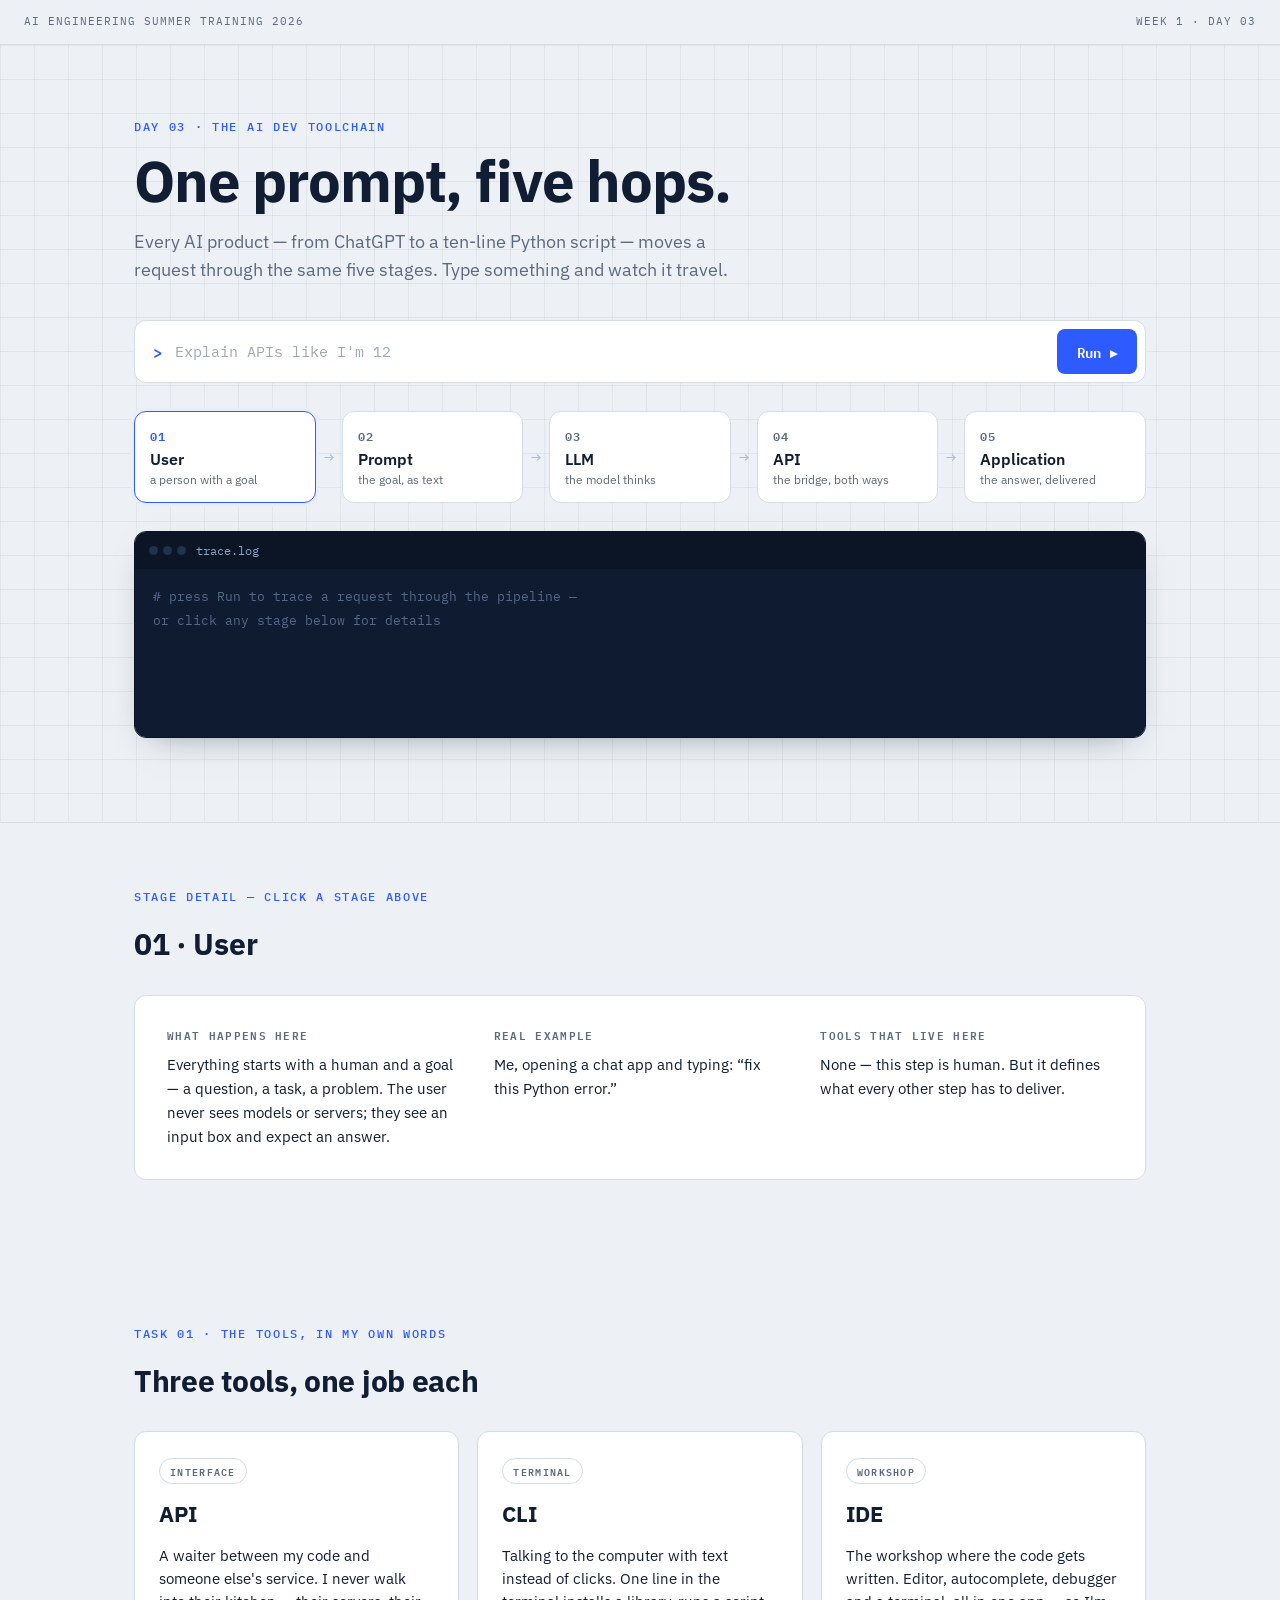
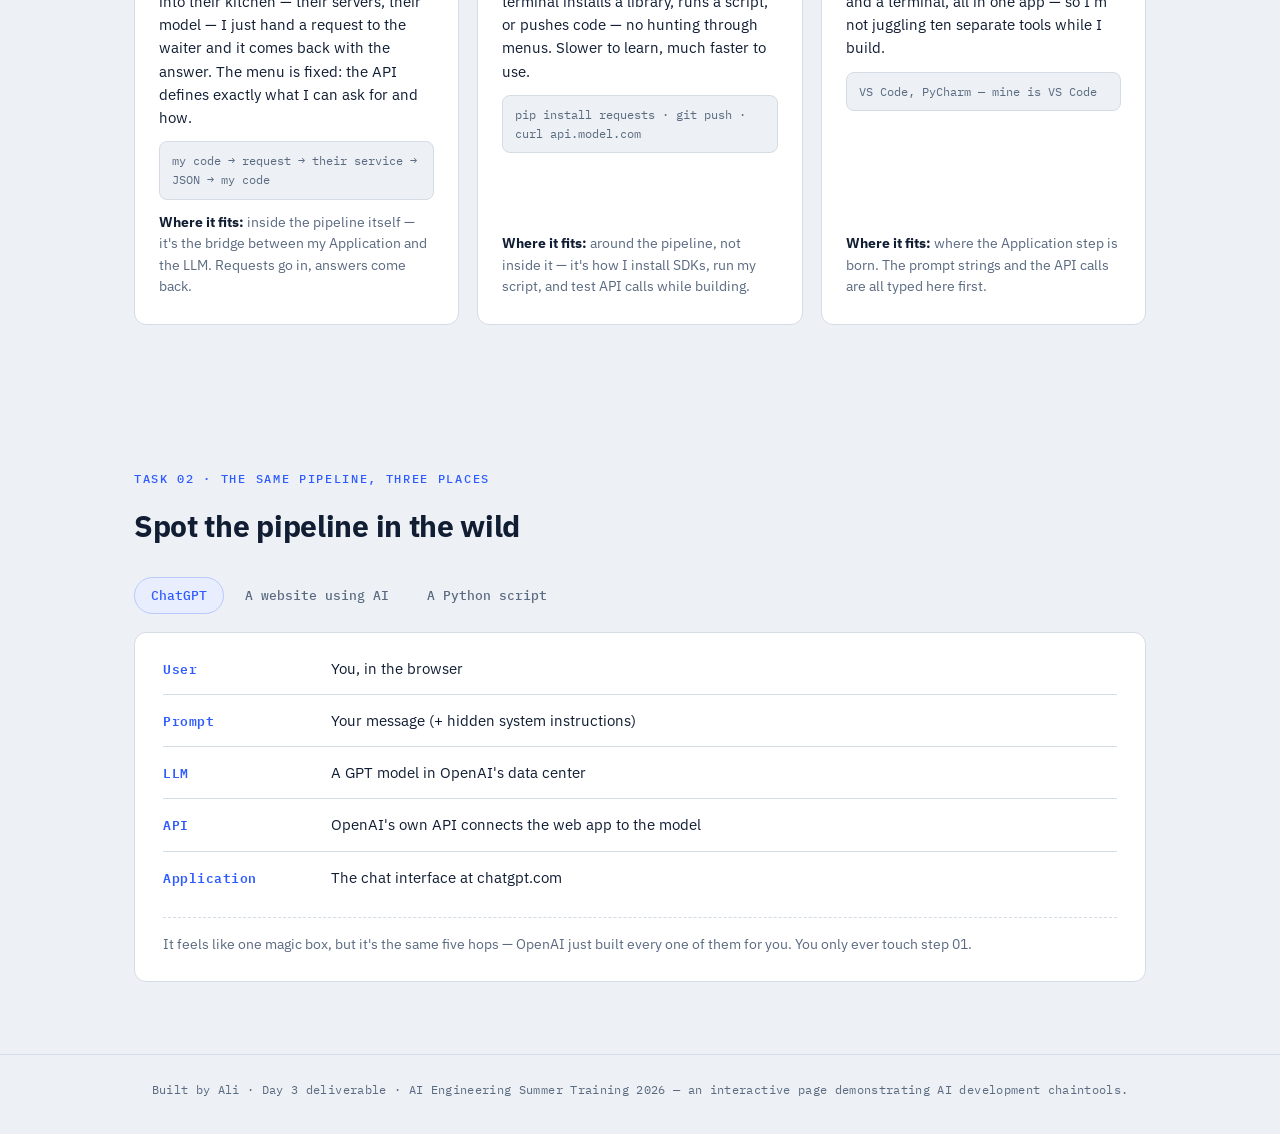
<file: Week-1 Foundations/Day-3 The AI Development Toolchain/index.html>
<!DOCTYPE html>
<html lang="en">
<head>
  <meta charset="UTF-8" />
  <meta name="viewport" content="width=device-width, initial-scale=1.0" />
  <title>Day 3 · The AI Development Toolchain</title>
  <meta name="description" content="Interactive map of the AI dev workflow: User → Prompt → LLM → API → Application. Day 3 deliverable, AI Engineering Summer Training 2026." />
  <link rel="preconnect" href="https://fonts.googleapis.com" />
  <link rel="preconnect" href="https://fonts.gstatic.com" crossorigin />
  <link href="https://fonts.googleapis.com/css2?family=IBM+Plex+Mono:wght@400;500;600&family=IBM+Plex+Sans:wght@400;500;600;700&display=swap" rel="stylesheet" />
  <link rel="stylesheet" href="css/styles.css" />
</head>
<body>

  <header class="topbar">
    <span>AI ENGINEERING SUMMER TRAINING 2026</span>
    <span>WEEK 1 · DAY 03</span>
  </header>

  <!-- ============ HERO: THE LIVE PIPELINE ============ -->
  <section class="hero">
    <div class="wrap">
      <p class="eyebrow">DAY 03 · THE AI DEV TOOLCHAIN</p>
      <h1>One prompt, five hops.</h1>
      <p class="lede">
        Every AI product — from ChatGPT to a ten-line Python script — moves a request
        through the same five stages. Type something and watch it travel.
      </p>

      <div class="sim">
        <form id="simForm" class="sim-bar" autocomplete="off">
          <span class="chev" aria-hidden="true">&gt;</span>
          <input id="promptInput" type="text" placeholder="Explain APIs like I'm 12" aria-label="Type a prompt to simulate" />
          <button type="submit" class="run-btn" id="runBtn">Run ▸</button>
        </form>

        <ol class="pipeline" id="pipeline">
          <li>
            <button type="button" class="stage" data-stage="user">
              <span class="num">01</span>
              <span class="name">User</span>
              <span class="cap">a person with a goal</span>
            </button>
          </li>
          <li class="arrow" aria-hidden="true">→</li>
          <li>
            <button type="button" class="stage" data-stage="prompt">
              <span class="num">02</span>
              <span class="name">Prompt</span>
              <span class="cap">the goal, as text</span>
            </button>
          </li>
          <li class="arrow" aria-hidden="true">→</li>
          <li>
            <button type="button" class="stage" data-stage="llm">
              <span class="num">03</span>
              <span class="name">LLM</span>
              <span class="cap">the model thinks</span>
            </button>
          </li>
          <li class="arrow" aria-hidden="true">→</li>
          <li>
            <button type="button" class="stage" data-stage="api">
              <span class="num">04</span>
              <span class="name">API</span>
              <span class="cap">the bridge, both ways</span>
            </button>
          </li>
          <li class="arrow" aria-hidden="true">→</li>
          <li>
            <button type="button" class="stage" data-stage="app">
              <span class="num">05</span>
              <span class="name">Application</span>
              <span class="cap">the answer, delivered</span>
            </button>
          </li>
        </ol>

        <div class="trace">
          <div class="trace-head">
            <span class="dots" aria-hidden="true"><i></i><i></i><i></i></span>
            trace.log
          </div>
          <div class="trace-body" id="traceBody" aria-live="polite">
            <p class="hint"># press Run to trace a request through the pipeline —
or click any stage below for details</p>
          </div>
        </div>
      </div>
    </div>
  </section>

  <!-- ============ STAGE DETAIL ============ -->
  <section class="section detail-section">
    <div class="wrap">
      <p class="eyebrow">STAGE DETAIL — CLICK A STAGE ABOVE</p>
      <h2 id="detailTitle">01 · User</h2>
      <div class="detail-grid panel">
        <div>
          <h3>WHAT HAPPENS HERE</h3>
          <p id="detailWhat"></p>
        </div>
        <div>
          <h3>REAL EXAMPLE</h3>
          <p id="detailEx"></p>
        </div>
        <div>
          <h3>TOOLS THAT LIVE HERE</h3>
          <p id="detailTools"></p>
        </div>
      </div>
    </div>
  </section>

  <!-- ============ TASK 1: THE TOOLS ============ -->
  <section class="section">
    <div class="wrap">
      <p class="eyebrow">TASK 01 · THE TOOLS, IN MY OWN WORDS</p>
      <h2>Three tools, one job each</h2>

      <div class="tool-grid">
        <article class="tool panel">
          <span class="chip">INTERFACE</span>
          <h3>API</h3>
          <p class="tool-def">
            A waiter between my code and someone else's service. I never walk into their
            kitchen — their servers, their model — I just hand a request to the waiter
            and it comes back with the answer. The menu is fixed: the API defines exactly
            what I can ask for and how.
          </p>
          <p class="tool-ex">my code → request → their service → JSON → my code</p>
          <p class="tool-fit"><strong>Where it fits:</strong> inside the pipeline itself —
          it's the bridge between my Application and the LLM. Requests go in, answers come back.</p>
        </article>

        <article class="tool panel">
          <span class="chip">TERMINAL</span>
          <h3>CLI</h3>
          <p class="tool-def">
            Talking to the computer with text instead of clicks. One line in the terminal
            installs a library, runs a script, or pushes code — no hunting through menus.
            Slower to learn, much faster to use.
          </p>
          <p class="tool-ex">pip install requests · git push · curl api.model.com</p>
          <p class="tool-fit"><strong>Where it fits:</strong> around the pipeline, not inside it —
          it's how I install SDKs, run my script, and test API calls while building.</p>
        </article>

        <article class="tool panel">
          <span class="chip">WORKSHOP</span>
          <h3>IDE</h3>
          <p class="tool-def">
            The workshop where the code gets written. Editor, autocomplete, debugger and a
            terminal, all in one app — so I'm not juggling ten separate tools while I build.
          </p>
          <p class="tool-ex">VS Code, PyCharm — mine is VS Code</p>
          <p class="tool-fit"><strong>Where it fits:</strong> where the Application step is born.
          The prompt strings and the API calls are all typed here first.</p>
        </article>
      </div>
    </div>
  </section>

  <!-- ============ TASK 2: THE PIPELINE IN THE WILD ============ -->
  <section class="section">
    <div class="wrap">
      <p class="eyebrow">TASK 02 · THE SAME PIPELINE, THREE PLACES</p>
      <h2>Spot the pipeline in the wild</h2>

      <div class="tabs" role="tablist" id="tabs">
        <button type="button" class="tab is-on" role="tab" aria-selected="true" data-ex="chatgpt">ChatGPT</button>
        <button type="button" class="tab" role="tab" aria-selected="false" data-ex="website">A website using AI</button>
        <button type="button" class="tab" role="tab" aria-selected="false" data-ex="python">A Python script</button>
      </div>

      <div class="panel tab-panel" id="tabPanel"><!-- filled by JS --></div>
    </div>
  </section>

  <footer>
    Built by Ali · Day 3 deliverable · AI Engineering Summer Training 2026 —
    an interactive page demonstrating AI development chaintools.
  </footer>

  <script src="js/script.js"></script>
</body>
</html>
</file>
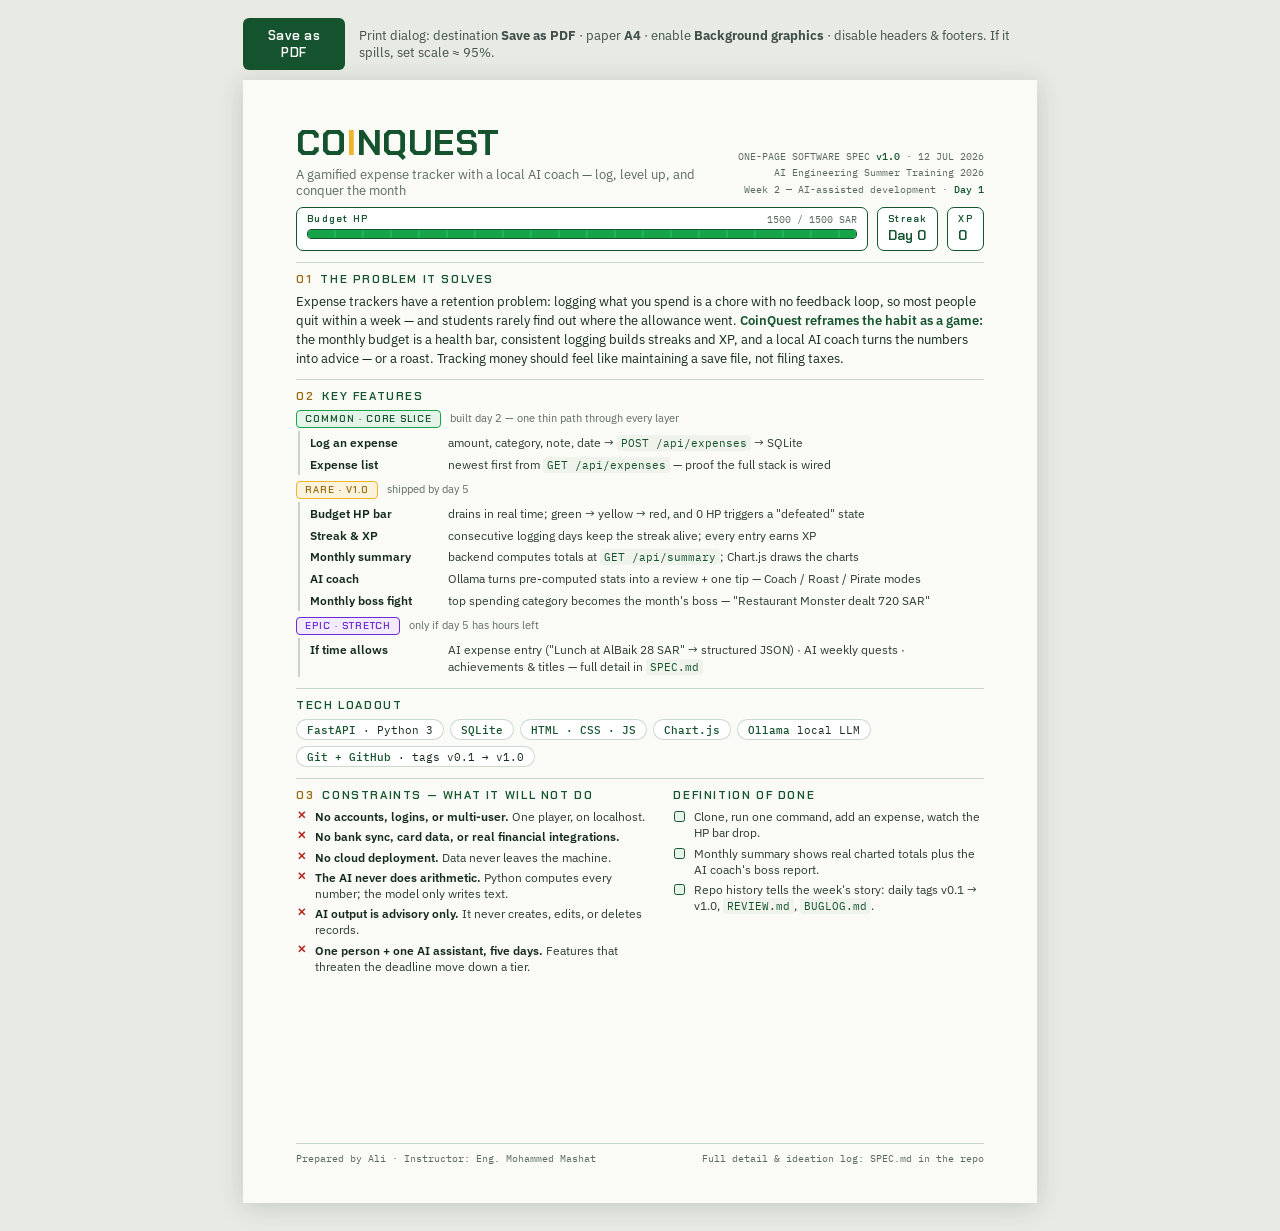
<file: Week-2 AI-Assissted Development/Day-1 Vibe-Coding Start/co(i)nQuest.html>
<!DOCTYPE html>
<html lang="en">
<head>
<meta charset="UTF-8">
<meta name="viewport" content="width=device-width, initial-scale=1.0">
<title>CoinQuest — one-page software specification</title>
<link rel="preconnect" href="https://fonts.googleapis.com">
<link rel="preconnect" href="https://fonts.gstatic.com" crossorigin>
<link href="https://fonts.googleapis.com/css2?family=Chakra+Petch:wght@500;600;700&family=IBM+Plex+Sans:wght@400;500;600&family=IBM+Plex+Mono:wght@400;500&display=swap" rel="stylesheet">
<style>
  :root{
    --paper:#FAFBF7; --ink:#152A1F; --pine:#14532D;
    --hp:#16A34A; --hp-soft:#E4F4E8;
    --gold:#996A0C; --gold-bright:#F0B429; --gold-soft:#FBF3DC;
    --epic:#6D28D9; --epic-soft:#F1EBFB;
    --bug:#B3261E; --muted:#5C6B60; --hairline:rgba(20,83,45,.22);
  }
  *{box-sizing:border-box;margin:0;padding:0;-webkit-print-color-adjust:exact;print-color-adjust:exact}
  html{background:#E8EBE4}
  body{font-family:"IBM Plex Sans",sans-serif;color:var(--ink)}

  .toolbar{max-width:210mm;margin:18px auto 10px;display:flex;align-items:center;gap:14px;font-size:13px;color:#41504A}
  .toolbar button{font-family:"Chakra Petch",sans-serif;font-weight:600;font-size:13px;letter-spacing:.04em;
    background:var(--pine);color:#fff;border:none;border-radius:6px;padding:9px 16px;cursor:pointer}
  .toolbar button:hover{background:#0E3D21}
  .toolbar button:focus-visible{outline:3px solid var(--gold-bright);outline-offset:2px}

  .page{width:210mm;min-height:297mm;margin:0 auto 28px;background:var(--paper);
    padding:12mm 14mm 10mm;box-shadow:0 3px 24px rgba(21,42,31,.18);
    display:flex;flex-direction:column}

  .masthead{display:flex;justify-content:space-between;align-items:flex-end;gap:16px}
  h1{font-family:"Chakra Petch",sans-serif;font-weight:700;font-size:36px;line-height:1;
    letter-spacing:.015em;color:var(--pine)}
  h1 .coin{color:var(--gold-bright)}
  .tagline{font-size:12.5px;color:var(--muted);margin-top:5px}
  .stamp{text-align:right;font-family:"IBM Plex Mono",monospace;font-size:10px;line-height:1.65;color:var(--muted);white-space:nowrap}
  .stamp b{color:var(--pine);font-weight:500}

  .hud{display:flex;gap:9px;margin-top:9px}
  .hud-cell{border:1px solid var(--pine);border-radius:7px;background:#fff;
    padding:5px 10px 6px;display:flex;flex-direction:column;gap:3px}
  .hud-cell.hp{flex:1}
  .hud-label{font-family:"Chakra Petch",sans-serif;font-size:9.5px;font-weight:600;
    letter-spacing:.13em;color:var(--pine);display:flex;justify-content:space-between;gap:12px}
  .hud-label .val{font-family:"IBM Plex Mono",monospace;letter-spacing:0;color:var(--muted);font-weight:400}
  .bar{height:10px;border:1px solid var(--pine);border-radius:4px;background:var(--hp-soft);overflow:hidden}
  .bar .fill{height:100%;width:100%;background:repeating-linear-gradient(90deg,var(--hp) 0 26px,#1DB558 26px 28px)}
  .hud-num{font-family:"Chakra Petch",sans-serif;font-size:14px;font-weight:600;color:var(--pine);line-height:1.1}

  section{margin-top:11px;padding-top:9px;border-top:1px solid var(--hairline)}
  .sec-label{font-family:"Chakra Petch",sans-serif;font-size:11.5px;font-weight:600;
    letter-spacing:.14em;text-transform:uppercase;color:var(--pine);margin-bottom:6px}
  .sec-label .no{color:var(--gold);margin-right:8px}
  p.lead{font-size:12.8px;line-height:1.48;max-width:182mm}
  p.lead em{font-style:normal;font-weight:600;color:var(--pine)}

  .tier{margin-top:6px}
  .tier-head{display:flex;align-items:baseline;gap:9px;margin-bottom:3px}
  .chip{font-family:"Chakra Petch",sans-serif;font-size:9.5px;font-weight:600;letter-spacing:.1em;
    text-transform:uppercase;border-radius:4px;padding:2px 8px;border:1px solid;white-space:nowrap}
  .chip.common{background:var(--hp-soft);border-color:var(--hp);color:var(--pine)}
  .chip.rare{background:var(--gold-soft);border-color:var(--gold-bright);color:var(--gold)}
  .chip.epic{background:var(--epic-soft);border-color:var(--epic);color:var(--epic)}
  .tier-note{font-size:11px;color:var(--muted)}
  .feat{display:flex;gap:10px;padding:2.5px 0 2.5px 10px;border-left:2px solid var(--hairline);
    margin-left:2px;align-items:baseline}
  .feat .name{font-weight:600;font-size:12.4px;flex:0 0 128px;color:var(--ink)}
  .feat .desc{font-size:12.2px;line-height:1.38;color:#2C3B32}
  .feat code,.mono{font-family:"IBM Plex Mono",monospace;font-size:10.8px;background:#EFF3EC;
    border-radius:3px;padding:1px 4px;color:var(--pine)}

  .loadout{display:flex;align-items:center;flex-wrap:wrap;gap:6px}
  .pill{font-family:"IBM Plex Mono",monospace;font-size:10.5px;border:1px solid var(--hairline);
    border-radius:99px;padding:2.5px 10px;background:#fff;color:var(--ink)}
  .pill b{font-weight:500;color:var(--pine)}

  .cols{display:grid;grid-template-columns:1.15fr 1fr;gap:20px}
  ul.nots,ul.done{list-style:none;display:flex;flex-direction:column;gap:4px}
  ul.nots li{font-size:12px;line-height:1.35;padding-left:19px;position:relative;color:#2C3B32}
  ul.nots li::before{content:"✕";position:absolute;left:1px;top:0;font-family:"Chakra Petch",sans-serif;
    font-weight:700;font-size:10.5px;color:var(--bug)}
  ul.nots li b{font-weight:600;color:var(--ink)}
  ul.done li{font-size:12px;line-height:1.35;padding-left:21px;position:relative;color:#2C3B32}
  ul.done li::before{content:"";position:absolute;left:1px;top:2px;width:9px;height:9px;
    border:1.5px solid var(--pine);border-radius:2.5px;background:var(--hp-soft)}

  footer{margin-top:auto;padding-top:8px;border-top:1px solid var(--hairline);
    display:flex;justify-content:space-between;gap:14px;
    font-family:"IBM Plex Mono",monospace;font-size:9.5px;color:var(--muted)}

  @page{size:A4;margin:0}
  @media print{
    html{background:#fff}
    .toolbar{display:none}
    .page{margin:0;box-shadow:none;width:210mm;min-height:297mm}
    section{break-inside:avoid}
  }
  @media (max-width:820px){
    .page{width:100%;min-height:0;padding:24px 18px}
    .cols{grid-template-columns:1fr}
    .masthead{flex-direction:column;align-items:flex-start}
    .stamp{text-align:left}
  }
</style>
</head>
<body>

<div class="toolbar">
  <button onclick="window.print()">Save as PDF</button>
  <span>Print dialog: destination <b>Save as PDF</b> · paper <b>A4</b> · enable <b>Background graphics</b> · disable headers &amp; footers. If it spills, set scale ≈ 95%.</span>
</div>

<div class="page">

  <header>
    <div class="masthead">
      <div>
        <h1>CO<span class="coin">I</span>NQUEST</h1>
        <div class="tagline">A gamified expense tracker with a local AI coach — log, level up, and conquer the month</div>
      </div>
      <div class="stamp">
        ONE-PAGE SOFTWARE SPEC <b>v1.0</b> · 12 JUL 2026<br>
        AI Engineering Summer Training 2026<br>
        Week 2 — AI-assisted development · <b>Day 1</b>
      </div>
    </div>
    <div class="hud" aria-hidden="true">
      <div class="hud-cell hp">
        <div class="hud-label"><span>Budget HP</span><span class="val">1500 / 1500 SAR</span></div>
        <div class="bar"><div class="fill"></div></div>
      </div>
      <div class="hud-cell">
        <div class="hud-label">Streak</div>
        <div class="hud-num">Day 0</div>
      </div>
      <div class="hud-cell">
        <div class="hud-label">XP</div>
        <div class="hud-num">0</div>
      </div>
    </div>
  </header>

  <section>
    <div class="sec-label"><span class="no">01</span>The problem it solves</div>
    <p class="lead">
      Expense trackers have a retention problem: logging what you spend is a chore with no feedback
      loop, so most people quit within a week — and students rarely find out where the allowance went.
      <em>CoinQuest reframes the habit as a game:</em> the monthly budget is a health bar, consistent
      logging builds streaks and XP, and a local AI coach turns the numbers into advice — or a roast.
      Tracking money should feel like maintaining a save file, not filing taxes.
    </p>
  </section>

  <section>
    <div class="sec-label"><span class="no">02</span>Key features</div>

    <div class="tier" style="margin-top:1px">
      <div class="tier-head"><span class="chip common">Common · core slice</span><span class="tier-note">built day 2 — one thin path through every layer</span></div>
      <div class="feat"><span class="name">Log an expense</span><span class="desc">amount, category, note, date → <code>POST /api/expenses</code> → SQLite</span></div>
      <div class="feat"><span class="name">Expense list</span><span class="desc">newest first from <code>GET /api/expenses</code> — proof the full stack is wired</span></div>
    </div>

    <div class="tier">
      <div class="tier-head"><span class="chip rare">Rare · v1.0</span><span class="tier-note">shipped by day 5</span></div>
      <div class="feat"><span class="name">Budget HP bar</span><span class="desc">drains in real time; green → yellow → red, and 0 HP triggers a "defeated" state</span></div>
      <div class="feat"><span class="name">Streak &amp; XP</span><span class="desc">consecutive logging days keep the streak alive; every entry earns XP</span></div>
      <div class="feat"><span class="name">Monthly summary</span><span class="desc">backend computes totals at <code>GET /api/summary</code>; Chart.js draws the charts</span></div>
      <div class="feat"><span class="name">AI coach</span><span class="desc">Ollama turns pre-computed stats into a review + one tip — Coach / Roast / Pirate modes</span></div>
      <div class="feat"><span class="name">Monthly boss fight</span><span class="desc">top spending category becomes the month's boss — "Restaurant Monster dealt 720 SAR"</span></div>
    </div>

    <div class="tier">
      <div class="tier-head"><span class="chip epic">Epic · stretch</span><span class="tier-note">only if day 5 has hours left</span></div>
      <div class="feat"><span class="name">If time allows</span><span class="desc">AI expense entry ("Lunch at AlBaik 28 SAR" → structured JSON) · AI weekly quests · achievements &amp; titles — full detail in <code>SPEC.md</code></span></div>
    </div>
  </section>

  <section>
    <div class="sec-label">Tech loadout</div>
    <div class="loadout">
      <span class="pill"><b>FastAPI</b> · Python 3</span>
      <span class="pill"><b>SQLite</b></span>
      <span class="pill"><b>HTML · CSS · JS</b></span>
      <span class="pill"><b>Chart.js</b></span>
      <span class="pill"><b>Ollama</b> local LLM</span>
      <span class="pill"><b>Git + GitHub</b> · tags v0.1 → v1.0</span>
    </div>
  </section>

  <section>
    <div class="cols">
      <div>
        <div class="sec-label"><span class="no">03</span>Constraints — what it will not do</div>
        <ul class="nots">
          <li><b>No accounts, logins, or multi-user.</b> One player, on localhost.</li>
          <li><b>No bank sync, card data, or real financial integrations.</b></li>
          <li><b>No cloud deployment.</b> Data never leaves the machine.</li>
          <li><b>The AI never does arithmetic.</b> Python computes every number; the model only writes text.</li>
          <li><b>AI output is advisory only.</b> It never creates, edits, or deletes records.</li>
          <li><b>One person + one AI assistant, five days.</b> Features that threaten the deadline move down a tier.</li>
        </ul>
      </div>
      <div>
        <div class="sec-label">Definition of done</div>
        <ul class="done">
          <li>Clone, run one command, add an expense, watch the HP bar drop.</li>
          <li>Monthly summary shows real charted totals plus the AI coach's boss report.</li>
          <li>Repo history tells the week's story: daily tags v0.1 → v1.0, <span class="mono">REVIEW.md</span>, <span class="mono">BUGLOG.md</span>.</li>
        </ul>
      </div>
    </div>
  </section>

  <footer>
    <span>Prepared by Ali · Instructor: Eng. Mohammed Mashat</span>
    <span>Full detail &amp; ideation log: SPEC.md in the repo</span>
  </footer>

</div>

</body>
</html>
</file>
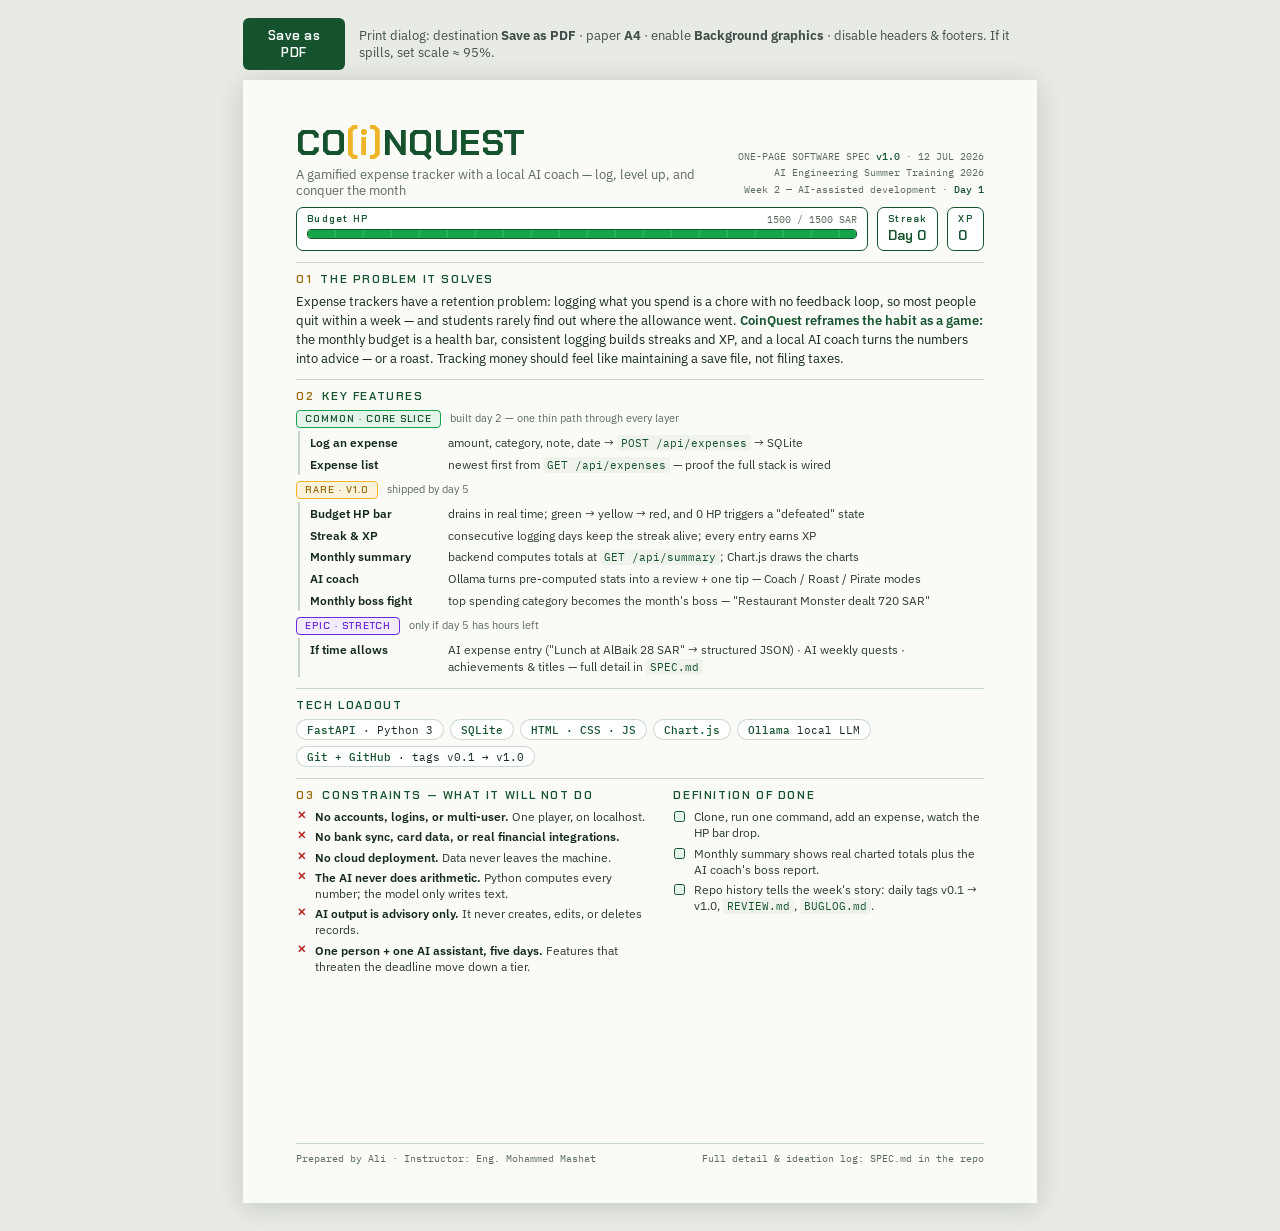
<file: Week-2 AI-Assisted Development/Day-1 Vibe-Coding Start/coinQuest.html>
<!DOCTYPE html>
<html lang="en">
<head>
<meta charset="UTF-8">
<meta name="viewport" content="width=device-width, initial-scale=1.0">
<title>CoinQuest — one-page software specification</title>
<link rel="preconnect" href="https://fonts.googleapis.com">
<link rel="preconnect" href="https://fonts.gstatic.com" crossorigin>
<link href="https://fonts.googleapis.com/css2?family=Chakra+Petch:wght@500;600;700&family=IBM+Plex+Sans:wght@400;500;600&family=IBM+Plex+Mono:wght@400;500&display=swap" rel="stylesheet">
<style>
  :root{
    --paper:#FAFBF7; --ink:#152A1F; --pine:#14532D;
    --hp:#16A34A; --hp-soft:#E4F4E8;
    --gold:#996A0C; --gold-bright:#F0B429; --gold-soft:#FBF3DC;
    --epic:#6D28D9; --epic-soft:#F1EBFB;
    --bug:#B3261E; --muted:#5C6B60; --hairline:rgba(20,83,45,.22);
  }
  *{box-sizing:border-box;margin:0;padding:0;-webkit-print-color-adjust:exact;print-color-adjust:exact}
  html{background:#E8EBE4}
  body{font-family:"IBM Plex Sans",sans-serif;color:var(--ink)}

  .toolbar{max-width:210mm;margin:18px auto 10px;display:flex;align-items:center;gap:14px;font-size:13px;color:#41504A}
  .toolbar button{font-family:"Chakra Petch",sans-serif;font-weight:600;font-size:13px;letter-spacing:.04em;
    background:var(--pine);color:#fff;border:none;border-radius:6px;padding:9px 16px;cursor:pointer}
  .toolbar button:hover{background:#0E3D21}
  .toolbar button:focus-visible{outline:3px solid var(--gold-bright);outline-offset:2px}

  .page{width:210mm;min-height:297mm;margin:0 auto 28px;background:var(--paper);
    padding:12mm 14mm 10mm;box-shadow:0 3px 24px rgba(21,42,31,.18);
    display:flex;flex-direction:column}

  .masthead{display:flex;justify-content:space-between;align-items:flex-end;gap:16px}
  h1{font-family:"Chakra Petch",sans-serif;font-weight:700;font-size:36px;line-height:1;
    letter-spacing:.015em;color:var(--pine)}
  h1 .coin{color:var(--gold-bright)}
  .tagline{font-size:12.5px;color:var(--muted);margin-top:5px}
  .stamp{text-align:right;font-family:"IBM Plex Mono",monospace;font-size:10px;line-height:1.65;color:var(--muted);white-space:nowrap}
  .stamp b{color:var(--pine);font-weight:500}

  .hud{display:flex;gap:9px;margin-top:9px}
  .hud-cell{border:1px solid var(--pine);border-radius:7px;background:#fff;
    padding:5px 10px 6px;display:flex;flex-direction:column;gap:3px}
  .hud-cell.hp{flex:1}
  .hud-label{font-family:"Chakra Petch",sans-serif;font-size:9.5px;font-weight:600;
    letter-spacing:.13em;color:var(--pine);display:flex;justify-content:space-between;gap:12px}
  .hud-label .val{font-family:"IBM Plex Mono",monospace;letter-spacing:0;color:var(--muted);font-weight:400}
  .bar{height:10px;border:1px solid var(--pine);border-radius:4px;background:var(--hp-soft);overflow:hidden}
  .bar .fill{height:100%;width:100%;background:repeating-linear-gradient(90deg,var(--hp) 0 26px,#1DB558 26px 28px)}
  .hud-num{font-family:"Chakra Petch",sans-serif;font-size:14px;font-weight:600;color:var(--pine);line-height:1.1}

  section{margin-top:11px;padding-top:9px;border-top:1px solid var(--hairline)}
  .sec-label{font-family:"Chakra Petch",sans-serif;font-size:11.5px;font-weight:600;
    letter-spacing:.14em;text-transform:uppercase;color:var(--pine);margin-bottom:6px}
  .sec-label .no{color:var(--gold);margin-right:8px}
  p.lead{font-size:12.8px;line-height:1.48;max-width:182mm}
  p.lead em{font-style:normal;font-weight:600;color:var(--pine)}

  .tier{margin-top:6px}
  .tier-head{display:flex;align-items:baseline;gap:9px;margin-bottom:3px}
  .chip{font-family:"Chakra Petch",sans-serif;font-size:9.5px;font-weight:600;letter-spacing:.1em;
    text-transform:uppercase;border-radius:4px;padding:2px 8px;border:1px solid;white-space:nowrap}
  .chip.common{background:var(--hp-soft);border-color:var(--hp);color:var(--pine)}
  .chip.rare{background:var(--gold-soft);border-color:var(--gold-bright);color:var(--gold)}
  .chip.epic{background:var(--epic-soft);border-color:var(--epic);color:var(--epic)}
  .tier-note{font-size:11px;color:var(--muted)}
  .feat{display:flex;gap:10px;padding:2.5px 0 2.5px 10px;border-left:2px solid var(--hairline);
    margin-left:2px;align-items:baseline}
  .feat .name{font-weight:600;font-size:12.4px;flex:0 0 128px;color:var(--ink)}
  .feat .desc{font-size:12.2px;line-height:1.38;color:#2C3B32}
  .feat code,.mono{font-family:"IBM Plex Mono",monospace;font-size:10.8px;background:#EFF3EC;
    border-radius:3px;padding:1px 4px;color:var(--pine)}

  .loadout{display:flex;align-items:center;flex-wrap:wrap;gap:6px}
  .pill{font-family:"IBM Plex Mono",monospace;font-size:10.5px;border:1px solid var(--hairline);
    border-radius:99px;padding:2.5px 10px;background:#fff;color:var(--ink)}
  .pill b{font-weight:500;color:var(--pine)}

  .cols{display:grid;grid-template-columns:1.15fr 1fr;gap:20px}
  ul.nots,ul.done{list-style:none;display:flex;flex-direction:column;gap:4px}
  ul.nots li{font-size:12px;line-height:1.35;padding-left:19px;position:relative;color:#2C3B32}
  ul.nots li::before{content:"✕";position:absolute;left:1px;top:0;font-family:"Chakra Petch",sans-serif;
    font-weight:700;font-size:10.5px;color:var(--bug)}
  ul.nots li b{font-weight:600;color:var(--ink)}
  ul.done li{font-size:12px;line-height:1.35;padding-left:21px;position:relative;color:#2C3B32}
  ul.done li::before{content:"";position:absolute;left:1px;top:2px;width:9px;height:9px;
    border:1.5px solid var(--pine);border-radius:2.5px;background:var(--hp-soft)}

  footer{margin-top:auto;padding-top:8px;border-top:1px solid var(--hairline);
    display:flex;justify-content:space-between;gap:14px;
    font-family:"IBM Plex Mono",monospace;font-size:9.5px;color:var(--muted)}

  @page{size:A4;margin:0}
  @media print{
    html{background:#fff}
    .toolbar{display:none}
    .page{margin:0;box-shadow:none;width:210mm;min-height:297mm}
    section{break-inside:avoid}
  }
  @media (max-width:820px){
    .page{width:100%;min-height:0;padding:24px 18px}
    .cols{grid-template-columns:1fr}
    .masthead{flex-direction:column;align-items:flex-start}
    .stamp{text-align:left}
  }
</style>
</head>
<body>

<div class="toolbar">
  <button onclick="window.print()">Save as PDF</button>
  <span>Print dialog: destination <b>Save as PDF</b> · paper <b>A4</b> · enable <b>Background graphics</b> · disable headers &amp; footers. If it spills, set scale ≈ 95%.</span>
</div>

<div class="page">

  <header>
    <div class="masthead">
      <div>
        <h1>CO<span class="coin">(i)</span>NQUEST</h1>
        <div class="tagline">A gamified expense tracker with a local AI coach — log, level up, and conquer the month</div>
      </div>
      <div class="stamp">
        ONE-PAGE SOFTWARE SPEC <b>v1.0</b> · 12 JUL 2026<br>
        AI Engineering Summer Training 2026<br>
        Week 2 — AI-assisted development · <b>Day 1</b>
      </div>
    </div>
    <div class="hud" aria-hidden="true">
      <div class="hud-cell hp">
        <div class="hud-label"><span>Budget HP</span><span class="val">1500 / 1500 SAR</span></div>
        <div class="bar"><div class="fill"></div></div>
      </div>
      <div class="hud-cell">
        <div class="hud-label">Streak</div>
        <div class="hud-num">Day 0</div>
      </div>
      <div class="hud-cell">
        <div class="hud-label">XP</div>
        <div class="hud-num">0</div>
      </div>
    </div>
  </header>

  <section>
    <div class="sec-label"><span class="no">01</span>The problem it solves</div>
    <p class="lead">
      Expense trackers have a retention problem: logging what you spend is a chore with no feedback
      loop, so most people quit within a week — and students rarely find out where the allowance went.
      <em>CoinQuest reframes the habit as a game:</em> the monthly budget is a health bar, consistent
      logging builds streaks and XP, and a local AI coach turns the numbers into advice — or a roast.
      Tracking money should feel like maintaining a save file, not filing taxes.
    </p>
  </section>

  <section>
    <div class="sec-label"><span class="no">02</span>Key features</div>

    <div class="tier" style="margin-top:1px">
      <div class="tier-head"><span class="chip common">Common · core slice</span><span class="tier-note">built day 2 — one thin path through every layer</span></div>
      <div class="feat"><span class="name">Log an expense</span><span class="desc">amount, category, note, date → <code>POST /api/expenses</code> → SQLite</span></div>
      <div class="feat"><span class="name">Expense list</span><span class="desc">newest first from <code>GET /api/expenses</code> — proof the full stack is wired</span></div>
    </div>

    <div class="tier">
      <div class="tier-head"><span class="chip rare">Rare · v1.0</span><span class="tier-note">shipped by day 5</span></div>
      <div class="feat"><span class="name">Budget HP bar</span><span class="desc">drains in real time; green → yellow → red, and 0 HP triggers a "defeated" state</span></div>
      <div class="feat"><span class="name">Streak &amp; XP</span><span class="desc">consecutive logging days keep the streak alive; every entry earns XP</span></div>
      <div class="feat"><span class="name">Monthly summary</span><span class="desc">backend computes totals at <code>GET /api/summary</code>; Chart.js draws the charts</span></div>
      <div class="feat"><span class="name">AI coach</span><span class="desc">Ollama turns pre-computed stats into a review + one tip — Coach / Roast / Pirate modes</span></div>
      <div class="feat"><span class="name">Monthly boss fight</span><span class="desc">top spending category becomes the month's boss — "Restaurant Monster dealt 720 SAR"</span></div>
    </div>

    <div class="tier">
      <div class="tier-head"><span class="chip epic">Epic · stretch</span><span class="tier-note">only if day 5 has hours left</span></div>
      <div class="feat"><span class="name">If time allows</span><span class="desc">AI expense entry ("Lunch at AlBaik 28 SAR" → structured JSON) · AI weekly quests · achievements &amp; titles — full detail in <code>SPEC.md</code></span></div>
    </div>
  </section>

  <section>
    <div class="sec-label">Tech loadout</div>
    <div class="loadout">
      <span class="pill"><b>FastAPI</b> · Python 3</span>
      <span class="pill"><b>SQLite</b></span>
      <span class="pill"><b>HTML · CSS · JS</b></span>
      <span class="pill"><b>Chart.js</b></span>
      <span class="pill"><b>Ollama</b> local LLM</span>
      <span class="pill"><b>Git + GitHub</b> · tags v0.1 → v1.0</span>
    </div>
  </section>

  <section>
    <div class="cols">
      <div>
        <div class="sec-label"><span class="no">03</span>Constraints — what it will not do</div>
        <ul class="nots">
          <li><b>No accounts, logins, or multi-user.</b> One player, on localhost.</li>
          <li><b>No bank sync, card data, or real financial integrations.</b></li>
          <li><b>No cloud deployment.</b> Data never leaves the machine.</li>
          <li><b>The AI never does arithmetic.</b> Python computes every number; the model only writes text.</li>
          <li><b>AI output is advisory only.</b> It never creates, edits, or deletes records.</li>
          <li><b>One person + one AI assistant, five days.</b> Features that threaten the deadline move down a tier.</li>
        </ul>
      </div>
      <div>
        <div class="sec-label">Definition of done</div>
        <ul class="done">
          <li>Clone, run one command, add an expense, watch the HP bar drop.</li>
          <li>Monthly summary shows real charted totals plus the AI coach's boss report.</li>
          <li>Repo history tells the week's story: daily tags v0.1 → v1.0, <span class="mono">REVIEW.md</span>, <span class="mono">BUGLOG.md</span>.</li>
        </ul>
      </div>
    </div>
  </section>

  <footer>
    <span>Prepared by Ali · Instructor: Eng. Mohammed Mashat</span>
    <span>Full detail &amp; ideation log: SPEC.md in the repo</span>
  </footer>

</div>

</body>
</html>
</file>
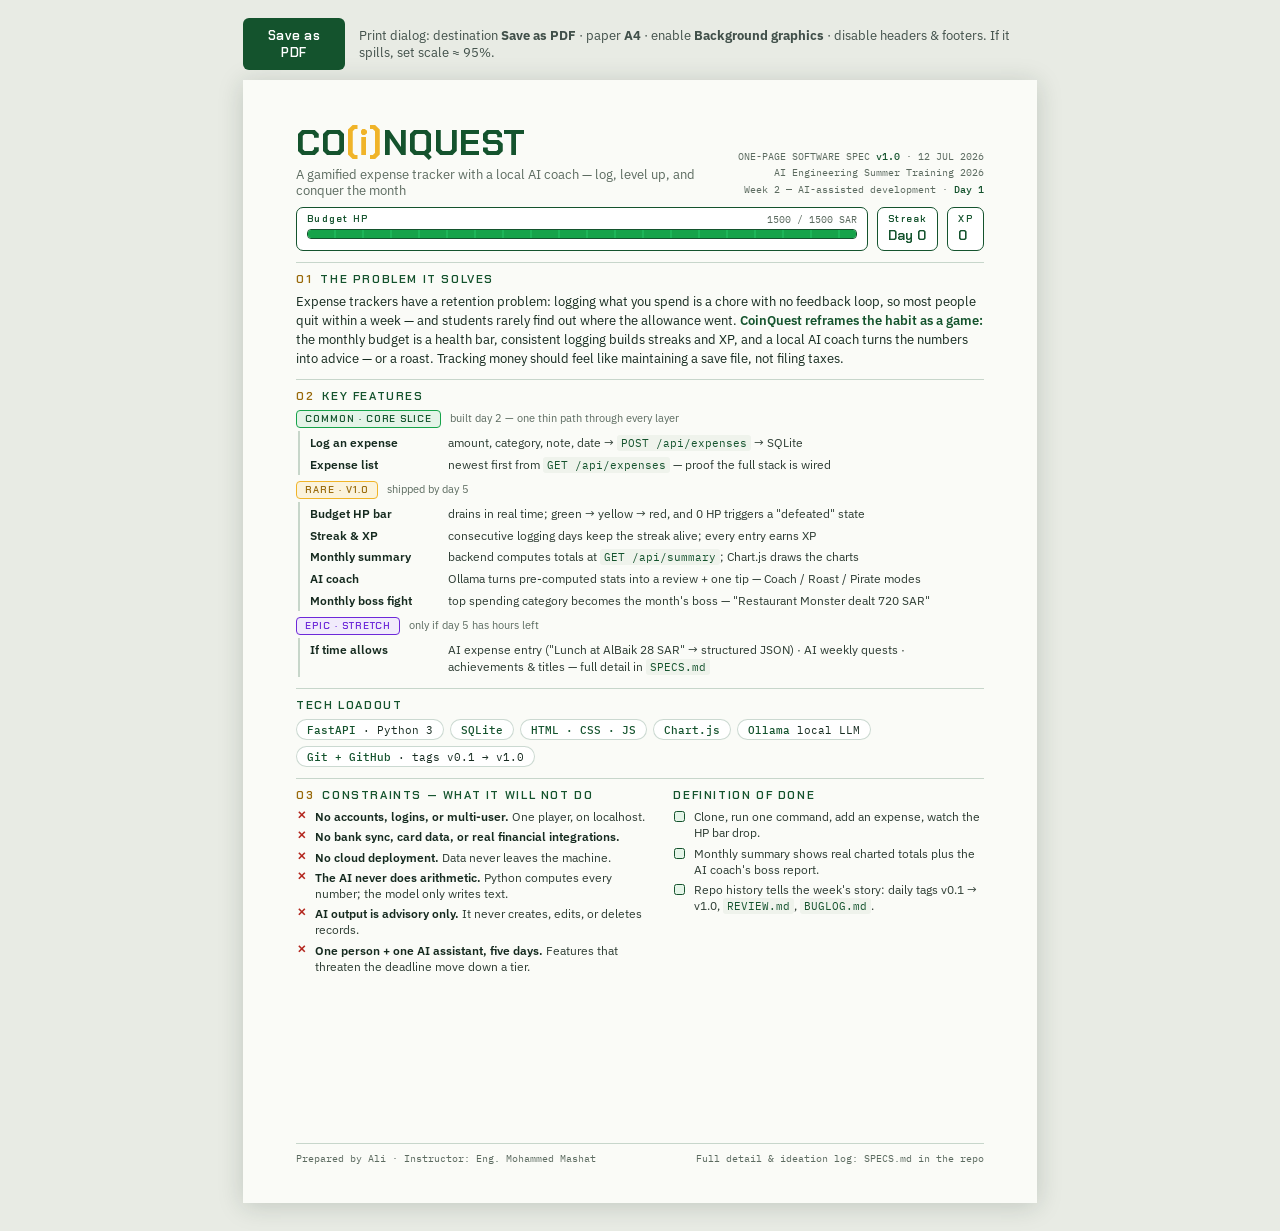
<file: Week-2-AI-Assisted-Development/Day-1-Vibe-Coding-Start/coinQuest.html>
<!DOCTYPE html>
<html lang="en">
<head>
<meta charset="UTF-8">
<meta name="viewport" content="width=device-width, initial-scale=1.0">
<title>CoinQuest — one-page software specification</title>
<link rel="preconnect" href="https://fonts.googleapis.com">
<link rel="preconnect" href="https://fonts.gstatic.com" crossorigin>
<link href="https://fonts.googleapis.com/css2?family=Chakra+Petch:wght@500;600;700&family=IBM+Plex+Sans:wght@400;500;600&family=IBM+Plex+Mono:wght@400;500&display=swap" rel="stylesheet">
<style>
  :root{
    --paper:#FAFBF7; --ink:#152A1F; --pine:#14532D;
    --hp:#16A34A; --hp-soft:#E4F4E8;
    --gold:#996A0C; --gold-bright:#F0B429; --gold-soft:#FBF3DC;
    --epic:#6D28D9; --epic-soft:#F1EBFB;
    --bug:#B3261E; --muted:#5C6B60; --hairline:rgba(20,83,45,.22);
  }
  *{box-sizing:border-box;margin:0;padding:0;-webkit-print-color-adjust:exact;print-color-adjust:exact}
  html{background:#E8EBE4}
  body{font-family:"IBM Plex Sans",sans-serif;color:var(--ink)}

  .toolbar{max-width:210mm;margin:18px auto 10px;display:flex;align-items:center;gap:14px;font-size:13px;color:#41504A}
  .toolbar button{font-family:"Chakra Petch",sans-serif;font-weight:600;font-size:13px;letter-spacing:.04em;
    background:var(--pine);color:#fff;border:none;border-radius:6px;padding:9px 16px;cursor:pointer}
  .toolbar button:hover{background:#0E3D21}
  .toolbar button:focus-visible{outline:3px solid var(--gold-bright);outline-offset:2px}

  .page{width:210mm;min-height:297mm;margin:0 auto 28px;background:var(--paper);
    padding:12mm 14mm 10mm;box-shadow:0 3px 24px rgba(21,42,31,.18);
    display:flex;flex-direction:column}

  .masthead{display:flex;justify-content:space-between;align-items:flex-end;gap:16px}
  h1{font-family:"Chakra Petch",sans-serif;font-weight:700;font-size:36px;line-height:1;
    letter-spacing:.015em;color:var(--pine)}
  h1 .coin{color:var(--gold-bright)}
  .tagline{font-size:12.5px;color:var(--muted);margin-top:5px}
  .stamp{text-align:right;font-family:"IBM Plex Mono",monospace;font-size:10px;line-height:1.65;color:var(--muted);white-space:nowrap}
  .stamp b{color:var(--pine);font-weight:500}

  .hud{display:flex;gap:9px;margin-top:9px}
  .hud-cell{border:1px solid var(--pine);border-radius:7px;background:#fff;
    padding:5px 10px 6px;display:flex;flex-direction:column;gap:3px}
  .hud-cell.hp{flex:1}
  .hud-label{font-family:"Chakra Petch",sans-serif;font-size:9.5px;font-weight:600;
    letter-spacing:.13em;color:var(--pine);display:flex;justify-content:space-between;gap:12px}
  .hud-label .val{font-family:"IBM Plex Mono",monospace;letter-spacing:0;color:var(--muted);font-weight:400}
  .bar{height:10px;border:1px solid var(--pine);border-radius:4px;background:var(--hp-soft);overflow:hidden}
  .bar .fill{height:100%;width:100%;background:repeating-linear-gradient(90deg,var(--hp) 0 26px,#1DB558 26px 28px)}
  .hud-num{font-family:"Chakra Petch",sans-serif;font-size:14px;font-weight:600;color:var(--pine);line-height:1.1}

  section{margin-top:11px;padding-top:9px;border-top:1px solid var(--hairline)}
  .sec-label{font-family:"Chakra Petch",sans-serif;font-size:11.5px;font-weight:600;
    letter-spacing:.14em;text-transform:uppercase;color:var(--pine);margin-bottom:6px}
  .sec-label .no{color:var(--gold);margin-right:8px}
  p.lead{font-size:12.8px;line-height:1.48;max-width:182mm}
  p.lead em{font-style:normal;font-weight:600;color:var(--pine)}

  .tier{margin-top:6px}
  .tier-head{display:flex;align-items:baseline;gap:9px;margin-bottom:3px}
  .chip{font-family:"Chakra Petch",sans-serif;font-size:9.5px;font-weight:600;letter-spacing:.1em;
    text-transform:uppercase;border-radius:4px;padding:2px 8px;border:1px solid;white-space:nowrap}
  .chip.common{background:var(--hp-soft);border-color:var(--hp);color:var(--pine)}
  .chip.rare{background:var(--gold-soft);border-color:var(--gold-bright);color:var(--gold)}
  .chip.epic{background:var(--epic-soft);border-color:var(--epic);color:var(--epic)}
  .tier-note{font-size:11px;color:var(--muted)}
  .feat{display:flex;gap:10px;padding:2.5px 0 2.5px 10px;border-left:2px solid var(--hairline);
    margin-left:2px;align-items:baseline}
  .feat .name{font-weight:600;font-size:12.4px;flex:0 0 128px;color:var(--ink)}
  .feat .desc{font-size:12.2px;line-height:1.38;color:#2C3B32}
  .feat code,.mono{font-family:"IBM Plex Mono",monospace;font-size:10.8px;background:#EFF3EC;
    border-radius:3px;padding:1px 4px;color:var(--pine)}

  .loadout{display:flex;align-items:center;flex-wrap:wrap;gap:6px}
  .pill{font-family:"IBM Plex Mono",monospace;font-size:10.5px;border:1px solid var(--hairline);
    border-radius:99px;padding:2.5px 10px;background:#fff;color:var(--ink)}
  .pill b{font-weight:500;color:var(--pine)}

  .cols{display:grid;grid-template-columns:1.15fr 1fr;gap:20px}
  ul.nots,ul.done{list-style:none;display:flex;flex-direction:column;gap:4px}
  ul.nots li{font-size:12px;line-height:1.35;padding-left:19px;position:relative;color:#2C3B32}
  ul.nots li::before{content:"✕";position:absolute;left:1px;top:0;font-family:"Chakra Petch",sans-serif;
    font-weight:700;font-size:10.5px;color:var(--bug)}
  ul.nots li b{font-weight:600;color:var(--ink)}
  ul.done li{font-size:12px;line-height:1.35;padding-left:21px;position:relative;color:#2C3B32}
  ul.done li::before{content:"";position:absolute;left:1px;top:2px;width:9px;height:9px;
    border:1.5px solid var(--pine);border-radius:2.5px;background:var(--hp-soft)}

  footer{margin-top:auto;padding-top:8px;border-top:1px solid var(--hairline);
    display:flex;justify-content:space-between;gap:14px;
    font-family:"IBM Plex Mono",monospace;font-size:9.5px;color:var(--muted)}

  @page{size:A4;margin:0}
  @media print{
    html{background:#fff}
    .toolbar{display:none}
    .page{margin:0;box-shadow:none;width:210mm;min-height:297mm}
    section{break-inside:avoid}
  }
  @media (max-width:820px){
    .page{width:100%;min-height:0;padding:24px 18px}
    .cols{grid-template-columns:1fr}
    .masthead{flex-direction:column;align-items:flex-start}
    .stamp{text-align:left}
  }
</style>
</head>
<body>

<div class="toolbar">
  <button onclick="window.print()">Save as PDF</button>
  <span>Print dialog: destination <b>Save as PDF</b> · paper <b>A4</b> · enable <b>Background graphics</b> · disable headers &amp; footers. If it spills, set scale ≈ 95%.</span>
</div>

<div class="page">

  <header>
    <div class="masthead">
      <div>
        <h1>CO<span class="coin">(i)</span>NQUEST</h1>
        <div class="tagline">A gamified expense tracker with a local AI coach — log, level up, and conquer the month</div>
      </div>
      <div class="stamp">
        ONE-PAGE SOFTWARE SPEC <b>v1.0</b> · 12 JUL 2026<br>
        AI Engineering Summer Training 2026<br>
        Week 2 — AI-assisted development · <b>Day 1</b>
      </div>
    </div>
    <div class="hud" aria-hidden="true">
      <div class="hud-cell hp">
        <div class="hud-label"><span>Budget HP</span><span class="val">1500 / 1500 SAR</span></div>
        <div class="bar"><div class="fill"></div></div>
      </div>
      <div class="hud-cell">
        <div class="hud-label">Streak</div>
        <div class="hud-num">Day 0</div>
      </div>
      <div class="hud-cell">
        <div class="hud-label">XP</div>
        <div class="hud-num">0</div>
      </div>
    </div>
  </header>

  <section>
    <div class="sec-label"><span class="no">01</span>The problem it solves</div>
    <p class="lead">
      Expense trackers have a retention problem: logging what you spend is a chore with no feedback
      loop, so most people quit within a week — and students rarely find out where the allowance went.
      <em>CoinQuest reframes the habit as a game:</em> the monthly budget is a health bar, consistent
      logging builds streaks and XP, and a local AI coach turns the numbers into advice — or a roast.
      Tracking money should feel like maintaining a save file, not filing taxes.
    </p>
  </section>

  <section>
    <div class="sec-label"><span class="no">02</span>Key features</div>

    <div class="tier" style="margin-top:1px">
      <div class="tier-head"><span class="chip common">Common · core slice</span><span class="tier-note">built day 2 — one thin path through every layer</span></div>
      <div class="feat"><span class="name">Log an expense</span><span class="desc">amount, category, note, date → <code>POST /api/expenses</code> → SQLite</span></div>
      <div class="feat"><span class="name">Expense list</span><span class="desc">newest first from <code>GET /api/expenses</code> — proof the full stack is wired</span></div>
    </div>

    <div class="tier">
      <div class="tier-head"><span class="chip rare">Rare · v1.0</span><span class="tier-note">shipped by day 5</span></div>
      <div class="feat"><span class="name">Budget HP bar</span><span class="desc">drains in real time; green → yellow → red, and 0 HP triggers a "defeated" state</span></div>
      <div class="feat"><span class="name">Streak &amp; XP</span><span class="desc">consecutive logging days keep the streak alive; every entry earns XP</span></div>
      <div class="feat"><span class="name">Monthly summary</span><span class="desc">backend computes totals at <code>GET /api/summary</code>; Chart.js draws the charts</span></div>
      <div class="feat"><span class="name">AI coach</span><span class="desc">Ollama turns pre-computed stats into a review + one tip — Coach / Roast / Pirate modes</span></div>
      <div class="feat"><span class="name">Monthly boss fight</span><span class="desc">top spending category becomes the month's boss — "Restaurant Monster dealt 720 SAR"</span></div>
    </div>

    <div class="tier">
      <div class="tier-head"><span class="chip epic">Epic · stretch</span><span class="tier-note">only if day 5 has hours left</span></div>
      <div class="feat"><span class="name">If time allows</span><span class="desc">AI expense entry ("Lunch at AlBaik 28 SAR" → structured JSON) · AI weekly quests · achievements &amp; titles — full detail in <code>SPECS.md</code></span></div>
    </div>
  </section>

  <section>
    <div class="sec-label">Tech loadout</div>
    <div class="loadout">
      <span class="pill"><b>FastAPI</b> · Python 3</span>
      <span class="pill"><b>SQLite</b></span>
      <span class="pill"><b>HTML · CSS · JS</b></span>
      <span class="pill"><b>Chart.js</b></span>
      <span class="pill"><b>Ollama</b> local LLM</span>
      <span class="pill"><b>Git + GitHub</b> · tags v0.1 → v1.0</span>
    </div>
  </section>

  <section>
    <div class="cols">
      <div>
        <div class="sec-label"><span class="no">03</span>Constraints — what it will not do</div>
        <ul class="nots">
          <li><b>No accounts, logins, or multi-user.</b> One player, on localhost.</li>
          <li><b>No bank sync, card data, or real financial integrations.</b></li>
          <li><b>No cloud deployment.</b> Data never leaves the machine.</li>
          <li><b>The AI never does arithmetic.</b> Python computes every number; the model only writes text.</li>
          <li><b>AI output is advisory only.</b> It never creates, edits, or deletes records.</li>
          <li><b>One person + one AI assistant, five days.</b> Features that threaten the deadline move down a tier.</li>
        </ul>
      </div>
      <div>
        <div class="sec-label">Definition of done</div>
        <ul class="done">
          <li>Clone, run one command, add an expense, watch the HP bar drop.</li>
          <li>Monthly summary shows real charted totals plus the AI coach's boss report.</li>
          <li>Repo history tells the week's story: daily tags v0.1 → v1.0, <span class="mono">REVIEW.md</span>, <span class="mono">BUGLOG.md</span>.</li>
        </ul>
      </div>
    </div>
  </section>

  <footer>
    <span>Prepared by Ali · Instructor: Eng. Mohammed Mashat</span>
    <span>Full detail &amp; ideation log: SPECS.md in the repo</span>
  </footer>

</div>

</body>
</html>
</file>
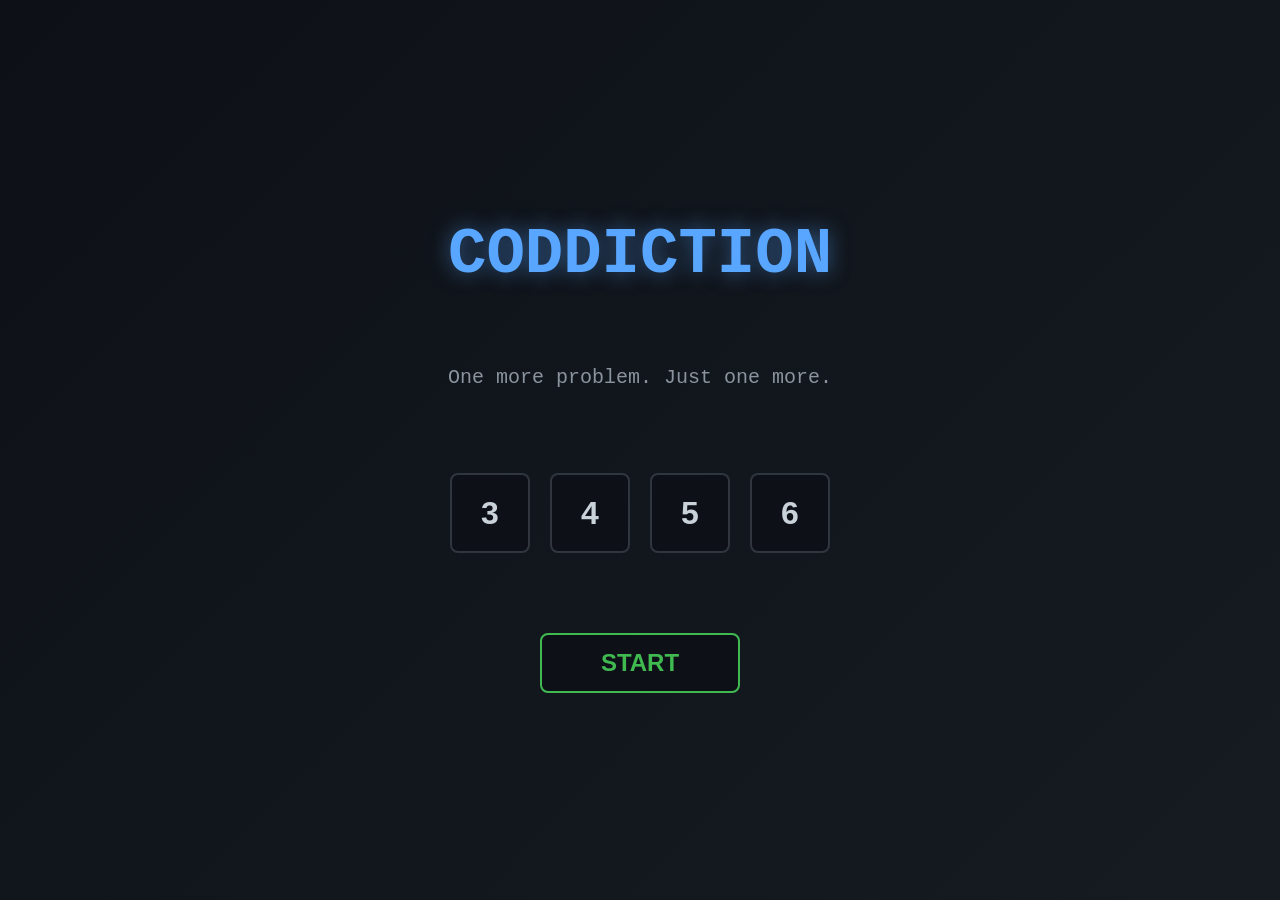
<file: Week-3-Writing-md-Files-to-AI/Day-5-Test-&-Iterate/Testing/t1/coddiction.html>
<!DOCTYPE html>
<html lang="en">
<head>
    <meta charset="UTF-8">
    <meta name="viewport" content="width=device-width, initial-scale=1.0">
    <title>Coddiction</title>
    <style>
        * {
            margin: 0;
            padding: 0;
            box-sizing: border-box;
        }

        body {
            font-family: 'Courier New', monospace;
            background: #0d1117;
            color: #c9d1d9;
            line-height: 1.5;
            overflow: hidden;
        }

        .screen {
            display: none;
            width: 100vw;
            height: 100vh;
            position: absolute;
            top: 0;
            left: 0;
        }

        .screen.active {
            display: flex;
        }

        /* Start Screen */
        #startScreen {
            flex-direction: column;
            justify-content: center;
            align-items: center;
            background: linear-gradient(135deg, #0d1117 0%, #161b22 100%);
            gap: 40px;
        }

        .game-title {
            font-size: 64px;
            font-weight: bold;
            color: #58a6ff;
            text-shadow: 0 0 20px rgba(88, 166, 255, 0.5);
            margin-bottom: 20px;
        }

        .tagline {
            font-size: 20px;
            color: #8b949e;
            margin-bottom: 40px;
        }

        .session-picker {
            display: flex;
            gap: 20px;
            margin-bottom: 40px;
        }

        .session-btn {
            width: 80px;
            height: 80px;
            font-size: 32px;
            font-weight: bold;
            border: 2px solid #30363d;
            background: #0d1117;
            color: #c9d1d9;
            cursor: pointer;
            border-radius: 8px;
            transition: all 0.2s;
        }

        .session-btn:hover {
            border-color: #58a6ff;
            color: #58a6ff;
        }

        .session-btn.selected {
            background: #58a6ff;
            color: #0d1117;
            border-color: #58a6ff;
            box-shadow: 0 0 20px rgba(88, 166, 255, 0.4);
        }

        .start-btn {
            width: 200px;
            height: 60px;
            font-size: 24px;
            font-weight: bold;
            border: 2px solid #3fb950;
            background: #0d1117;
            color: #3fb950;
            cursor: pointer;
            border-radius: 8px;
            transition: all 0.2s;
            text-transform: uppercase;
        }

        .start-btn:hover {
            background: #3fb950;
            color: #0d1117;
            box-shadow: 0 0 20px rgba(63, 185, 80, 0.4);
        }

        /* Problem Screen */
        #problemScreen {
            background: #0d1117;
            gap: 0;
            flex-wrap: nowrap;
        }

        .hud {
            position: absolute;
            top: 20px;
            right: 20px;
            display: flex;
            gap: 30px;
            font-size: 18px;
            color: #58a6ff;
            font-weight: bold;
        }

        .problem-container {
            display: flex;
            width: 100%;
            height: 100%;
            gap: 0;
        }

        .problem-panel {
            flex: 1;
            overflow-y: auto;
            padding: 40px;
            border-right: 2px solid #30363d;
            background: #0d1117;
        }

        .problem-title {
            font-size: 28px;
            color: #58a6ff;
            margin-bottom: 15px;
            font-weight: bold;
        }

        .difficulty-badge {
            display: inline-block;
            padding: 6px 12px;
            border-radius: 4px;
            font-weight: bold;
            margin-bottom: 20px;
            font-size: 14px;
            text-transform: uppercase;
        }

        .difficulty-badge.gateway {
            background: #3fb950;
            color: #0d1117;
        }

        .difficulty-badge.habit {
            background: #d29922;
            color: #0d1117;
        }

        .difficulty-badge.dependency {
            background: #f85149;
            color: #0d1117;
        }

        .problem-statement {
            font-size: 16px;
            color: #c9d1d9;
            margin-bottom: 30px;
            line-height: 1.6;
            white-space: pre-wrap;
            word-wrap: break-word;
        }

        .signature-box {
            background: #161b22;
            padding: 15px;
            border-radius: 4px;
            margin-bottom: 30px;
            color: #79c0ff;
            font-size: 14px;
            border-left: 3px solid #58a6ff;
            white-space: pre-wrap;
            word-wrap: break-word;
        }

        .tests-title {
            font-size: 16px;
            color: #58a6ff;
            margin-bottom: 15px;
            font-weight: bold;
        }

        .test-case {
            background: #161b22;
            padding: 15px;
            margin-bottom: 15px;
            border-radius: 4px;
            border-left: 3px solid #79c0ff;
        }

        .test-input,
        .test-expected {
            font-size: 13px;
            margin-bottom: 8px;
        }

        .test-input:last-child {
            margin-bottom: 0;
        }

        .editor-panel {
            flex: 1;
            display: flex;
            flex-direction: column;
            background: #0d1117;
            padding: 20px;
        }

        .editor-header {
            font-size: 16px;
            color: #8b949e;
            margin-bottom: 10px;
        }

        #codeEditor {
            flex: 1;
            background: #0d1117;
            color: #c9d1d9;
            border: 2px solid #30363d;
            padding: 15px;
            font-family: 'Courier New', monospace;
            font-size: 14px;
            resize: none;
            border-radius: 4px;
            overflow-y: auto;
        }

        #codeEditor:focus {
            outline: none;
            border-color: #58a6ff;
        }

        .button-group {
            display: flex;
            gap: 10px;
            margin-top: 15px;
        }

        .btn {
            flex: 1;
            padding: 12px 20px;
            font-size: 14px;
            font-weight: bold;
            border: 2px solid;
            background: #0d1117;
            cursor: pointer;
            border-radius: 4px;
            transition: all 0.2s;
            text-transform: uppercase;
            font-family: 'Courier New', monospace;
        }

        .btn-run {
            border-color: #58a6ff;
            color: #58a6ff;
        }

        .btn-run:hover {
            background: #58a6ff;
            color: #0d1117;
            box-shadow: 0 0 10px rgba(88, 166, 255, 0.3);
        }

        .btn-submit {
            border-color: #3fb950;
            color: #3fb950;
        }

        .btn-submit:hover {
            background: #3fb950;
            color: #0d1117;
            box-shadow: 0 0 10px rgba(63, 185, 80, 0.3);
        }

        .btn-skip {
            border-color: #f85149;
            color: #f85149;
        }

        .btn-skip:hover {
            background: #f85149;
            color: #0d1117;
            box-shadow: 0 0 10px rgba(248, 81, 73, 0.3);
        }

        .results-container {
            flex: 1;
            overflow-y: auto;
            margin-top: 15px;
            background: #161b22;
            padding: 15px;
            border-radius: 4px;
            border: 1px solid #30363d;
            font-size: 13px;
        }

        .test-result {
            padding: 10px;
            margin-bottom: 10px;
            border-radius: 3px;
            border-left: 3px solid;
        }

        .test-result.pass {
            background: #0d3817;
            border-left-color: #3fb950;
            color: #3fb950;
        }

        .test-result.fail {
            background: #3d1f1a;
            border-left-color: #f85149;
            color: #f85149;
        }

        .test-result-detail {
            font-size: 12px;
            margin-top: 5px;
            color: #c9d1d9;
            white-space: pre-wrap;
            word-wrap: break-word;
        }

        /* Ending Screen */
        #endingScreen {
            flex-direction: column;
            justify-content: center;
            align-items: center;
            background: linear-gradient(135deg, #0d1117 0%, #161b22 100%);
            gap: 40px;
        }

        .ending-stats {
            display: flex;
            flex-direction: column;
            align-items: center;
            gap: 30px;
            text-align: center;
        }

        .solved-count {
            font-size: 36px;
            color: #58a6ff;
            font-weight: bold;
        }

        .final-score {
            font-size: 48px;
            color: #3fb950;
            font-weight: bold;
        }

        .rank-title {
            font-size: 40px;
            color: #d29922;
            font-weight: bold;
            text-transform: uppercase;
            text-shadow: 0 0 20px rgba(210, 153, 34, 0.3);
        }

        .play-again-btn {
            width: 200px;
            height: 60px;
            font-size: 20px;
            font-weight: bold;
            border: 2px solid #3fb950;
            background: #0d1117;
            color: #3fb950;
            cursor: pointer;
            border-radius: 8px;
            transition: all 0.2s;
            text-transform: uppercase;
        }

        .play-again-btn:hover {
            background: #3fb950;
            color: #0d1117;
            box-shadow: 0 0 20px rgba(63, 185, 80, 0.4);
        }

        .verdict-overlay {
            position: fixed;
            top: 0;
            left: 0;
            width: 100%;
            height: 100%;
            background: rgba(0, 0, 0, 0.9);
            display: none;
            flex-direction: column;
            justify-content: center;
            align-items: center;
            z-index: 1000;
            gap: 30px;
        }

        .verdict-overlay.show {
            display: flex;
        }

        .verdict-text {
            font-size: 60px;
            font-weight: bold;
            text-transform: uppercase;
        }

        .verdict-text.accepted {
            color: #3fb950;
            text-shadow: 0 0 20px rgba(63, 185, 80, 0.6);
        }

        .verdict-text.wrong {
            color: #f85149;
        }

        .verdict-text.error {
            color: #d29922;
        }

        .verdict-text.timeout {
            color: #f85149;
        }

        .verdict-detail {
            font-size: 16px;
            color: #c9d1d9;
            max-width: 600px;
            text-align: center;
            white-space: pre-wrap;
            word-wrap: break-word;
            max-height: 200px;
            overflow-y: auto;
        }

        @media (max-width: 1200px) {
            .problem-container {
                flex-direction: column;
            }

            .problem-panel {
                border-right: none;
                border-bottom: 2px solid #30363d;
                flex: 0 0 auto;
                max-height: 40%;
            }

            .editor-panel {
                flex: 1;
            }
        }
    </style>
</head>
<body>
    <!-- Start Screen -->
    <div id="startScreen" class="screen active">
        <div class="game-title">CODDICTION</div>
        <div class="tagline">One more problem. Just one more.</div>
        <div class="session-picker">
            <button class="session-btn" data-problems="3">3</button>
            <button class="session-btn" data-problems="4">4</button>
            <button class="session-btn" data-problems="5">5</button>
            <button class="session-btn" data-problems="6">6</button>
        </div>
        <button class="start-btn">Start</button>
    </div>

    <!-- Problem Screen -->
    <div id="problemScreen" class="screen">
        <div class="hud">
            <div>⏱️ <span id="timer">00:00</span></div>
            <div>📊 <span id="score">0</span></div>
            <div id="progress">1/3</div>
        </div>
        <div class="problem-container">
            <div class="problem-panel">
                <div class="problem-title" id="problemTitle">Problem</div>
                <div class="difficulty-badge" id="difficultyBadge">Gateway</div>
                <div class="problem-statement" id="problemStatement"></div>
                <div class="signature-box" id="signature"></div>
                <div class="tests-title">Visible Tests</div>
                <div id="visibleTestsContainer"></div>
            </div>
            <div class="editor-panel">
                <div class="editor-header">Code Editor</div>
                <textarea id="codeEditor" spellcheck="false"></textarea>
                <div class="button-group">
                    <button class="btn btn-run">Run</button>
                    <button class="btn btn-submit">Submit</button>
                    <button class="btn btn-skip">Skip</button>
                </div>
                <div class="results-container" id="resultsContainer"></div>
            </div>
        </div>
    </div>

    <!-- Ending Screen -->
    <div id="endingScreen" class="screen">
        <div class="ending-stats">
            <div class="solved-count" id="solvedCount">You solved 0 / 3</div>
            <div class="final-score" id="finalScore">0</div>
            <div class="rank-title" id="rankTitle">Clean</div>
        </div>
        <button class="play-again-btn">Play again</button>
    </div>

    <!-- Verdict Overlay -->
    <div id="verdictOverlay" class="verdict-overlay">
        <div class="verdict-text" id="verdictText"></div>
        <div class="verdict-detail" id="verdictDetail"></div>
    </div>

    <script>
        // ============================================================================
        // BUILT-IN PROBLEMS
        // ============================================================================

        const PROBLEMS = [
            {
                id: "array-sum",
                title: "Array Sum",
                difficulty: "gateway",
                statement: "Given an array of numbers, return the sum of all elements.",
                signature: "function solve(arr)",
                visibleTests: [
                    { input: [[1, 2, 3]], expected: 6 },
                    { input: [[10, 20]], expected: 30 }
                ],
                hiddenTests: [
                    { input: [[]], expected: 0 },
                    { input: [[5]], expected: 5 },
                    { input: [[-1, -2, 3]], expected: 0 }
                ]
            },
            {
                id: "max-element",
                title: "Find Maximum",
                difficulty: "gateway",
                statement: "Given an array of numbers, return the largest element.",
                signature: "function solve(arr)",
                visibleTests: [
                    { input: [[1, 5, 3]], expected: 5 },
                    { input: [[10, 2, 8]], expected: 10 }
                ],
                hiddenTests: [
                    { input: [[1]], expected: 1 },
                    { input: [[-5, -2, -10]], expected: -2 },
                    { input: [[0, 0, 0]], expected: 0 }
                ]
            },
            {
                id: "two-sum",
                title: "Two Sum",
                difficulty: "habit",
                statement: "Given an array of numbers and a target sum, return the indices of two numbers that add up to the target.",
                signature: "function solve(arr, target)",
                visibleTests: [
                    { input: [[2, 7, 11, 15], 9], expected: [0, 1] },
                    { input: [[3, 2, 4], 6], expected: [1, 2] }
                ],
                hiddenTests: [
                    { input: [[1, 2], 3], expected: [0, 1] },
                    { input: [[10, 20, 30, 40], 50], expected: [0, 3] },
                    { input: [[5, 5], 10], expected: [0, 1] }
                ]
            },
            {
                id: "palindrome-check",
                title: "Check Palindrome",
                difficulty: "habit",
                statement: "Given a string, return true if it is a palindrome (reads the same forwards and backwards), false otherwise.",
                signature: "function solve(str)",
                visibleTests: [
                    { input: ["racecar"], expected: true },
                    { input: ["hello"], expected: false }
                ],
                hiddenTests: [
                    { input: ["a"], expected: true },
                    { input: [""], expected: true },
                    { input: ["noon"], expected: true }
                ]
            },
            {
                id: "count-occurrences",
                title: "Count Character Occurrences",
                difficulty: "dependency",
                statement: "Given a string and a character, count how many times the character appears in the string.",
                signature: "function solve(str, char)",
                visibleTests: [
                    { input: ["hello", "l"], expected: 2 },
                    { input: ["programming", "g"], expected: 2 }
                ],
                hiddenTests: [
                    { input: ["aaa", "a"], expected: 3 },
                    { input: ["xyz", "a"], expected: 0 },
                    { input: ["", "x"], expected: 0 }
                ]
            },
            {
                id: "fibonacci",
                title: "Fibonacci Sequence",
                difficulty: "dependency",
                statement: "Given a number n, return the nth Fibonacci number (0-indexed: F(0)=0, F(1)=1, F(2)=1, F(3)=2, ...).",
                signature: "function solve(n)",
                visibleTests: [
                    { input: [5], expected: 5 },
                    { input: [6], expected: 8 }
                ],
                hiddenTests: [
                    { input: [0], expected: 0 },
                    { input: [1], expected: 1 },
                    { input: [7], expected: 13 }
                ]
            }
        ];

        // ============================================================================
        // GAME STATE
        // ============================================================================

        let gameState = {
            sessionLength: 0,
            selectedProblems: [],
            currentProblemIndex: 0,
            score: 0,
            solved: 0,
            totalProblems: 0,
            timeRemaining: 0,
            timerInterval: null
        };

        // ============================================================================
        // UTILITY FUNCTIONS
        // ============================================================================

        function deepEqual(a, b) {
            if (a === b) return true;
            if (a == null || b == null) return false;
            if (typeof a !== typeof b) return false;

            if (Array.isArray(a) && Array.isArray(b)) {
                if (a.length !== b.length) return false;
                for (let i = 0; i < a.length; i++) {
                    if (!deepEqual(a[i], b[i])) return false;
                }
                return true;
            }

            if (typeof a === 'object' && typeof b === 'object') {
                const keysA = Object.keys(a);
                const keysB = Object.keys(b);
                if (keysA.length !== keysB.length) return false;
                for (let key of keysA) {
                    if (!deepEqual(a[key], b[key])) return false;
                }
                return true;
            }

            return false;
        }

        function formatTime(seconds) {
            const mins = Math.floor(seconds / 60);
            const secs = seconds % 60;
            return `${String(mins).padStart(2, '0')}:${String(secs).padStart(2, '0')}`;
        }

        function selectRandomProblems(count) {
            const gateway = PROBLEMS.filter(p => p.difficulty === 'gateway');
            const habit = PROBLEMS.filter(p => p.difficulty === 'habit');
            const dependency = PROBLEMS.filter(p => p.difficulty === 'dependency');

            const selected = [];
            const difficulties = [];

            // Determine mix based on count
            if (count === 3) {
                difficulties = ['gateway', 'habit', 'dependency'];
            } else if (count === 4) {
                difficulties = ['gateway', 'gateway', 'habit', 'dependency'];
            } else if (count === 5) {
                difficulties = ['gateway', 'habit', 'habit', 'dependency', 'dependency'];
            } else if (count === 6) {
                difficulties = ['gateway', 'gateway', 'habit', 'habit', 'dependency', 'dependency'];
            }

            for (let diff of difficulties) {
                let pool;
                if (diff === 'gateway') pool = gateway;
                else if (diff === 'habit') pool = habit;
                else pool = dependency;

                const idx = Math.floor(Math.random() * pool.length);
                selected.push(pool[idx]);
            }

            return selected;
        }

        // ============================================================================
        // SCREEN MANAGEMENT
        // ============================================================================

        function showScreen(screenName) {
            document.querySelectorAll('.screen').forEach(s => s.classList.remove('active'));
            document.getElementById(screenName).classList.add('active');
        }

        function renderProblem() {
            const problem = gameState.selectedProblems[gameState.currentProblemIndex];

            document.getElementById('problemTitle').textContent = problem.title;
            document.getElementById('difficultyBadge').textContent = problem.difficulty.toUpperCase();
            document.getElementById('difficultyBadge').className = `difficulty-badge ${problem.difficulty}`;
            document.getElementById('problemStatement').textContent = problem.statement;
            document.getElementById('signature').textContent = problem.signature;
            document.getElementById('progress').textContent = `${gameState.currentProblemIndex + 1}/${gameState.totalProblems}`;

            const visibleContainer = document.getElementById('visibleTestsContainer');
            visibleContainer.innerHTML = '';
            for (let test of problem.visibleTests) {
                const div = document.createElement('div');
                div.className = 'test-case';
                div.innerHTML = `
                    <div class="test-input"><strong>Input:</strong> ${JSON.stringify(test.input)}</div>
                    <div class="test-expected"><strong>Expected:</strong> ${JSON.stringify(test.expected)}</div>
                `;
                visibleContainer.appendChild(div);
            }

            const editor = document.getElementById('codeEditor');
            editor.value = problem.signature + '\n  // your code\n}';
            editor.focus();

            document.getElementById('resultsContainer').innerHTML = '';
        }

        function updateHUD() {
            document.getElementById('timer').textContent = formatTime(gameState.timeRemaining);
            document.getElementById('score').textContent = gameState.score;
        }

        function startTimer() {
            gameState.timerInterval = setInterval(() => {
                gameState.timeRemaining--;
                updateHUD();

                if (gameState.timeRemaining <= 0) {
                    clearInterval(gameState.timerInterval);
                    endSession();
                }
            }, 1000);
        }

        // ============================================================================
        // JUDGING & EXECUTION
        // ============================================================================

        function createWorker() {
            const blob = new Blob([`
                let solve;
                self.onmessage = (event) => {
                    const { code, tests, testType } = event.data;
                    try {
                        eval(code);
                        const results = [];
                        for (let test of tests) {
                            try {
                                const start = Date.now();
                                const actual = solve(...test.input);
                                const elapsed = Date.now() - start;
                                results.push({
                                    input: test.input,
                                    expected: test.expected,
                                    actual: actual,
                                    passed: deepEqual(actual, test.expected),
                                    error: null,
                                    timeout: false,
                                    elapsed
                                });
                            } catch (err) {
                                results.push({
                                    input: test.input,
                                    expected: test.expected,
                                    actual: null,
                                    passed: false,
                                    error: err.message,
                                    timeout: false,
                                    elapsed: 0
                                });
                            }
                        }
                        self.postMessage({ status: 'complete', results });
                    } catch (err) {
                        self.postMessage({ status: 'error', error: err.message });
                    }
                };

                function deepEqual(a, b) {
                    if (a === b) return true;
                    if (a == null || b == null) return false;
                    if (typeof a !== typeof b) return false;
                    if (Array.isArray(a) && Array.isArray(b)) {
                        if (a.length !== b.length) return false;
                        for (let i = 0; i < a.length; i++) {
                            if (!deepEqual(a[i], b[i])) return false;
                        }
                        return true;
                    }
                    if (typeof a === 'object' && typeof b === 'object') {
                        const keysA = Object.keys(a);
                        const keysB = Object.keys(b);
                        if (keysA.length !== keysB.length) return false;
                        for (let key of keysA) {
                            if (!deepEqual(a[key], b[key])) return false;
                        }
                        return true;
                    }
                    return false;
                }
            `], { type: 'application/javascript' });
            return new Worker(URL.createObjectURL(blob));
        }

        function executeCode(code, tests, isSubmit = false) {
            return new Promise((resolve) => {
                const worker = createWorker();
                const timeout = setTimeout(() => {
                    worker.terminate();
                    resolve({ status: 'timeout' });
                }, 3000);

                worker.onmessage = (event) => {
                    clearTimeout(timeout);
                    worker.terminate();
                    resolve(event.data);
                };

                worker.postMessage({ code, tests, testType: isSubmit ? 'submit' : 'run' });
            });
        }

        async function runTests() {
            const problem = gameState.selectedProblems[gameState.currentProblemIndex];
            const code = document.getElementById('codeEditor').value;
            const resultsContainer = document.getElementById('resultsContainer');

            resultsContainer.innerHTML = '<div style="color: #8b949e;">Running tests...</div>';

            const result = await executeCode(code, problem.visibleTests, false);

            if (result.status === 'error') {
                resultsContainer.innerHTML = `<div class="test-result fail"><strong>Runtime Error:</strong><div class="test-result-detail">${result.error}</div></div>`;
                return;
            }

            if (result.status === 'timeout') {
                resultsContainer.innerHTML = `<div class="test-result fail"><strong>Time Limit Exceeded</strong></div>`;
                return;
            }

            resultsContainer.innerHTML = '';
            for (let i = 0; i < result.results.length; i++) {
                const res = result.results[i];
                const div = document.createElement('div');
                div.className = `test-result ${res.passed ? 'pass' : 'fail'}`;

                if (res.passed) {
                    div.innerHTML = `<strong>Test ${i + 1}:</strong> PASS`;
                } else if (res.error) {
                    div.innerHTML = `<strong>Test ${i + 1}:</strong> ERROR<div class="test-result-detail">${res.error}</div>`;
                } else {
                    div.innerHTML = `
                        <strong>Test ${i + 1}:</strong> FAIL
                        <div class="test-result-detail">
Input:    ${JSON.stringify(res.input)}
Expected: ${JSON.stringify(res.expected)}
Actual:   ${JSON.stringify(res.actual)}
                        </div>
                    `;
                }
                resultsContainer.appendChild(div);
            }
        }

        async function submitCode() {
            const problem = gameState.selectedProblems[gameState.currentProblemIndex];
            const code = document.getElementById('codeEditor').value;
            const allTests = [...problem.visibleTests, ...problem.hiddenTests];

            const result = await executeCode(code, allTests, true);

            if (result.status === 'timeout') {
                showVerdict('timeout', 'Time Limit Exceeded');
                return;
            }

            if (result.status === 'error') {
                showVerdict('error', `Runtime Error:\n${result.error}`);
                return;
            }

            const allPassed = result.results.every(r => r.passed);
            const firstFailIdx = result.results.findIndex(r => !r.passed);

            if (allPassed) {
                const points = problem.difficulty === 'gateway' ? 100 : problem.difficulty === 'habit' ? 250 : 500;
                gameState.score += points;
                gameState.solved++;
                showVerdict('accepted', `Accepted!\n+${points} points`);
                setTimeout(nextProblem, 2000);
            } else {
                const failRes = result.results[firstFailIdx];
                let detail = 'Wrong Answer';
                if (firstFailIdx < problem.visibleTests.length) {
                    detail += `\nInput:    ${JSON.stringify(failRes.input)}\nExpected: ${JSON.stringify(failRes.expected)}\nActual:   ${JSON.stringify(failRes.actual)}`;
                } else {
                    detail += '\nFailed hidden test';
                }
                showVerdict('wrong', detail);
            }
        }

        function showVerdict(type, message) {
            const overlay = document.getElementById('verdictOverlay');
            const text = document.getElementById('verdictText');
            const detail = document.getElementById('verdictDetail');

            text.className = `verdict-text ${type === 'accepted' ? 'accepted' : type === 'wrong' ? 'wrong' : type === 'timeout' ? 'timeout' : 'error'}`;
            text.textContent = type === 'accepted' ? 'ACCEPTED' : type === 'wrong' ? 'WRONG ANSWER' : type === 'timeout' ? 'TIME LIMIT EXCEEDED' : 'RUNTIME ERROR';
            detail.textContent = message;

            overlay.classList.add('show');
            setTimeout(() => overlay.classList.remove('show'), type === 'accepted' ? 2500 : 3000);
        }

        function skipProblem() {
            nextProblem();
        }

        function nextProblem() {
            gameState.currentProblemIndex++;
            if (gameState.currentProblemIndex >= gameState.totalProblems) {
                endSession();
            } else {
                renderProblem();
                updateHUD();
            }
        }

        function endSession() {
            clearInterval(gameState.timerInterval);

            const solveRatio = gameState.solved / gameState.totalProblems;
            let rank = 'Clean';
            if (solveRatio >= 1) rank = 'Fully Addicted';
            else if (solveRatio >= 0.5) rank = 'Hooked';
            else if (solveRatio > 0) rank = 'Casual User';

            document.getElementById('solvedCount').textContent = `You solved ${gameState.solved} / ${gameState.totalProblems}`;
            document.getElementById('finalScore').textContent = gameState.score;
            document.getElementById('rankTitle').textContent = rank;

            showScreen('endingScreen');
        }

        // ============================================================================
        // TAB KEY SUPPORT
        // ============================================================================

        document.getElementById('codeEditor').addEventListener('keydown', (e) => {
            if (e.key === 'Tab') {
                e.preventDefault();
                const textarea = e.target;
                const start = textarea.selectionStart;
                const end = textarea.selectionEnd;
                textarea.value = textarea.value.substring(0, start) + '\t' + textarea.value.substring(end);
                textarea.selectionStart = textarea.selectionEnd = start + 1;
            }
        });

        // ============================================================================
        // EVENT LISTENERS
        // ============================================================================

        document.querySelectorAll('.session-btn').forEach(btn => {
            btn.addEventListener('click', () => {
                document.querySelectorAll('.session-btn').forEach(b => b.classList.remove('selected'));
                btn.classList.add('selected');
                gameState.sessionLength = parseInt(btn.dataset.problems);
            });
        });

        document.querySelectorAll('.start-btn').forEach(btn => {
            btn.addEventListener('click', () => {
                if (gameState.sessionLength === 0) {
                    alert('Please select a session length!');
                    return;
                }

                gameState.selectedProblems = selectRandomProblems(gameState.sessionLength);
                gameState.currentProblemIndex = 0;
                gameState.score = 0;
                gameState.solved = 0;
                gameState.totalProblems = gameState.sessionLength;
                gameState.timeRemaining = gameState.sessionLength * 300;

                showScreen('problemScreen');
                renderProblem();
                updateHUD();
                startTimer();
            });
        });

        document.querySelectorAll('.btn-run').forEach(btn => {
            btn.addEventListener('click', runTests);
        });

        document.querySelectorAll('.btn-submit').forEach(btn => {
            btn.addEventListener('click', submitCode);
        });

        document.querySelectorAll('.btn-skip').forEach(btn => {
            btn.addEventListener('click', skipProblem);
        });

        document.querySelectorAll('.play-again-btn').forEach(btn => {
            btn.addEventListener('click', () => {
                document.querySelectorAll('.session-btn').forEach(b => b.classList.remove('selected'));
                gameState.sessionLength = 0;
                showScreen('startScreen');
            });
        });
    </script>
</body>
</html>
</file>
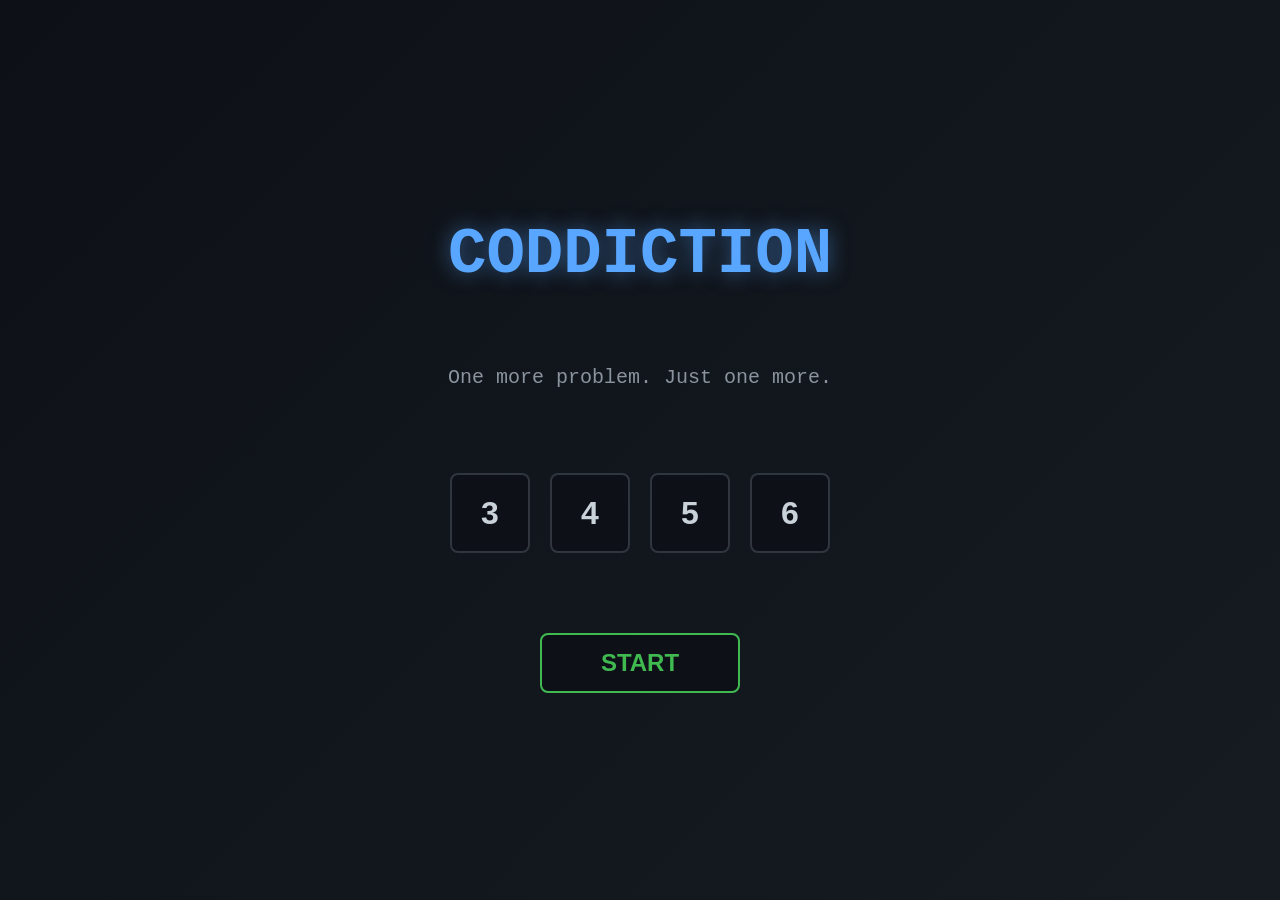
<file: Week-3-Writing-md-Files-to-AI/Day-5-Test-&-Iterate/Testing/t2/coddiction-v2.html>
<!DOCTYPE html>
<html lang="en">
<head>
    <meta charset="UTF-8">
    <meta name="viewport" content="width=device-width, initial-scale=1.0">
    <title>Coddiction</title>
    <style>
        * {
            margin: 0;
            padding: 0;
            box-sizing: border-box;
        }

        body {
            font-family: 'Courier New', monospace;
            background: #0d1117;
            color: #c9d1d9;
            line-height: 1.5;
            overflow: hidden;
        }

        .screen {
            display: none;
            width: 100vw;
            height: 100vh;
            position: absolute;
            top: 0;
            left: 0;
        }

        .screen.active {
            display: flex;
        }

        /* Start Screen */
        #startScreen {
            flex-direction: column;
            justify-content: center;
            align-items: center;
            background: linear-gradient(135deg, #0d1117 0%, #161b22 100%);
            gap: 40px;
        }

        .game-title {
            font-size: 64px;
            font-weight: bold;
            color: #58a6ff;
            text-shadow: 0 0 20px rgba(88, 166, 255, 0.5);
            margin-bottom: 20px;
        }

        .tagline {
            font-size: 20px;
            color: #8b949e;
            margin-bottom: 40px;
        }

        .session-picker {
            display: flex;
            gap: 20px;
            margin-bottom: 40px;
        }

        .session-btn {
            width: 80px;
            height: 80px;
            font-size: 32px;
            font-weight: bold;
            border: 2px solid #30363d;
            background: #0d1117;
            color: #c9d1d9;
            cursor: pointer;
            border-radius: 8px;
            transition: all 0.2s;
        }

        .session-btn:hover {
            border-color: #58a6ff;
            color: #58a6ff;
        }

        .session-btn.selected {
            background: #58a6ff;
            color: #0d1117;
            border-color: #58a6ff;
            box-shadow: 0 0 20px rgba(88, 166, 255, 0.4);
        }

        .start-btn {
            width: 200px;
            height: 60px;
            font-size: 24px;
            font-weight: bold;
            border: 2px solid #3fb950;
            background: #0d1117;
            color: #3fb950;
            cursor: pointer;
            border-radius: 8px;
            transition: all 0.2s;
            text-transform: uppercase;
        }

        .start-btn:hover {
            background: #3fb950;
            color: #0d1117;
            box-shadow: 0 0 20px rgba(63, 185, 80, 0.4);
        }

        /* Problem Screen */
        #problemScreen {
            background: #0d1117;
            gap: 0;
            flex-wrap: nowrap;
        }

        .hud {
            position: absolute;
            top: 20px;
            right: 20px;
            display: flex;
            gap: 30px;
            font-size: 18px;
            color: #58a6ff;
            font-weight: bold;
        }

        .problem-container {
            display: flex;
            width: 100%;
            height: 100%;
            gap: 0;
        }

        .problem-panel {
            flex: 1;
            overflow-y: auto;
            padding: 40px;
            border-right: 2px solid #30363d;
            background: #0d1117;
        }

        .problem-title {
            font-size: 28px;
            color: #58a6ff;
            margin-bottom: 15px;
            font-weight: bold;
        }

        .difficulty-badge {
            display: inline-block;
            padding: 6px 12px;
            border-radius: 4px;
            font-weight: bold;
            margin-bottom: 20px;
            font-size: 14px;
            text-transform: uppercase;
        }

        .difficulty-badge.gateway {
            background: #3fb950;
            color: #0d1117;
        }

        .difficulty-badge.habit {
            background: #d29922;
            color: #0d1117;
        }

        .difficulty-badge.dependency {
            background: #f85149;
            color: #0d1117;
        }

        .problem-statement {
            font-size: 16px;
            color: #c9d1d9;
            margin-bottom: 30px;
            line-height: 1.6;
            white-space: pre-wrap;
            word-wrap: break-word;
        }

        .signature-box {
            background: #161b22;
            padding: 15px;
            border-radius: 4px;
            margin-bottom: 30px;
            color: #79c0ff;
            font-size: 14px;
            border-left: 3px solid #58a6ff;
            white-space: pre-wrap;
            word-wrap: break-word;
        }

        .tests-title {
            font-size: 16px;
            color: #58a6ff;
            margin-bottom: 15px;
            font-weight: bold;
        }

        .test-case {
            background: #161b22;
            padding: 15px;
            margin-bottom: 15px;
            border-radius: 4px;
            border-left: 3px solid #79c0ff;
        }

        .test-input,
        .test-expected {
            font-size: 13px;
            margin-bottom: 8px;
        }

        .test-input:last-child {
            margin-bottom: 0;
        }

        .editor-panel {
            flex: 1;
            display: flex;
            flex-direction: column;
            background: #0d1117;
            padding: 20px;
        }

        .editor-header {
            font-size: 16px;
            color: #8b949e;
            margin-bottom: 10px;
        }

        #codeEditor {
            flex: 1;
            background: #0d1117;
            color: #c9d1d9;
            border: 2px solid #30363d;
            padding: 15px;
            font-family: 'Courier New', monospace;
            font-size: 14px;
            resize: none;
            border-radius: 4px;
            overflow-y: auto;
        }

        #codeEditor:focus {
            outline: none;
            border-color: #58a6ff;
        }

        .button-group {
            display: flex;
            gap: 10px;
            margin-top: 15px;
        }

        .btn {
            flex: 1;
            padding: 12px 20px;
            font-size: 14px;
            font-weight: bold;
            border: 2px solid;
            background: #0d1117;
            cursor: pointer;
            border-radius: 4px;
            transition: all 0.2s;
            text-transform: uppercase;
            font-family: 'Courier New', monospace;
        }

        .btn-run {
            border-color: #58a6ff;
            color: #58a6ff;
        }

        .btn-run:hover {
            background: #58a6ff;
            color: #0d1117;
            box-shadow: 0 0 10px rgba(88, 166, 255, 0.3);
        }

        .btn-submit {
            border-color: #3fb950;
            color: #3fb950;
        }

        .btn-submit:hover {
            background: #3fb950;
            color: #0d1117;
            box-shadow: 0 0 10px rgba(63, 185, 80, 0.3);
        }

        .btn-skip {
            border-color: #f85149;
            color: #f85149;
        }

        .btn-skip:hover {
            background: #f85149;
            color: #0d1117;
            box-shadow: 0 0 10px rgba(248, 81, 73, 0.3);
        }

        .results-container {
            flex: 1;
            overflow-y: auto;
            margin-top: 15px;
            background: #161b22;
            padding: 15px;
            border-radius: 4px;
            border: 1px solid #30363d;
            font-size: 13px;
        }

        .test-result {
            padding: 10px;
            margin-bottom: 10px;
            border-radius: 3px;
            border-left: 3px solid;
        }

        .test-result.pass {
            background: #0d3817;
            border-left-color: #3fb950;
            color: #3fb950;
        }

        .test-result.fail {
            background: #3d1f1a;
            border-left-color: #f85149;
            color: #f85149;
        }

        .test-result-detail {
            font-size: 12px;
            margin-top: 5px;
            color: #c9d1d9;
            white-space: pre-wrap;
            word-wrap: break-word;
        }

        /* Ending Screen */
        #endingScreen {
            flex-direction: column;
            justify-content: center;
            align-items: center;
            background: linear-gradient(135deg, #0d1117 0%, #161b22 100%);
            gap: 40px;
        }

        .ending-stats {
            display: flex;
            flex-direction: column;
            align-items: center;
            gap: 30px;
            text-align: center;
        }

        .solved-count {
            font-size: 36px;
            color: #58a6ff;
            font-weight: bold;
        }

        .final-score {
            font-size: 48px;
            color: #3fb950;
            font-weight: bold;
        }

        .rank-title {
            font-size: 40px;
            color: #d29922;
            font-weight: bold;
            text-transform: uppercase;
            text-shadow: 0 0 20px rgba(210, 153, 34, 0.3);
        }

        .play-again-btn {
            width: 200px;
            height: 60px;
            font-size: 20px;
            font-weight: bold;
            border: 2px solid #3fb950;
            background: #0d1117;
            color: #3fb950;
            cursor: pointer;
            border-radius: 8px;
            transition: all 0.2s;
            text-transform: uppercase;
        }

        .play-again-btn:hover {
            background: #3fb950;
            color: #0d1117;
            box-shadow: 0 0 20px rgba(63, 185, 80, 0.4);
        }

        .verdict-overlay {
            position: fixed;
            top: 0;
            left: 0;
            width: 100%;
            height: 100%;
            background: rgba(0, 0, 0, 0.9);
            display: none;
            flex-direction: column;
            justify-content: center;
            align-items: center;
            z-index: 1000;
            gap: 30px;
        }

        .verdict-overlay.show {
            display: flex;
        }

        .verdict-text {
            font-size: 60px;
            font-weight: bold;
            text-transform: uppercase;
        }

        .verdict-text.accepted {
            color: #3fb950;
            text-shadow: 0 0 20px rgba(63, 185, 80, 0.6);
        }

        .verdict-text.wrong {
            color: #f85149;
        }

        .verdict-text.error {
            color: #d29922;
        }

        .verdict-text.timeout {
            color: #f85149;
        }

        .verdict-detail {
            font-size: 16px;
            color: #c9d1d9;
            max-width: 600px;
            text-align: center;
            white-space: pre-wrap;
            word-wrap: break-word;
            max-height: 200px;
            overflow-y: auto;
        }

        @media (max-width: 1200px) {
            .problem-container {
                flex-direction: column;
            }

            .problem-panel {
                border-right: none;
                border-bottom: 2px solid #30363d;
                flex: 0 0 auto;
                max-height: 40%;
            }

            .editor-panel {
                flex: 1;
            }
        }
    </style>
</head>
<body>
    <!-- Start Screen -->
    <div id="startScreen" class="screen active">
        <div class="game-title">CODDICTION</div>
        <div class="tagline">One more problem. Just one more.</div>
        <div class="session-picker">
            <button class="session-btn" data-problems="3">3</button>
            <button class="session-btn" data-problems="4">4</button>
            <button class="session-btn" data-problems="5">5</button>
            <button class="session-btn" data-problems="6">6</button>
        </div>
        <button class="start-btn">Start</button>
    </div>

    <!-- Problem Screen -->
    <div id="problemScreen" class="screen">
        <div class="hud">
            <div>⏱️ <span id="timer">00:00</span></div>
            <div>📊 <span id="score">0</span></div>
            <div id="progress">1/3</div>
        </div>
        <div class="problem-container">
            <div class="problem-panel">
                <div class="problem-title" id="problemTitle">Problem</div>
                <div class="difficulty-badge" id="difficultyBadge">Gateway</div>
                <div class="problem-statement" id="problemStatement"></div>
                <div class="signature-box" id="signature"></div>
                <div class="tests-title">Visible Tests</div>
                <div id="visibleTestsContainer"></div>
            </div>
            <div class="editor-panel">
                <div class="editor-header">Code Editor</div>
                <textarea id="codeEditor" spellcheck="false"></textarea>
                <div class="button-group">
                    <button class="btn btn-run">Run</button>
                    <button class="btn btn-submit">Submit</button>
                    <button class="btn btn-skip">Skip</button>
                </div>
                <div class="results-container" id="resultsContainer"></div>
            </div>
        </div>
    </div>

    <!-- Ending Screen -->
    <div id="endingScreen" class="screen">
        <div class="ending-stats">
            <div class="solved-count" id="solvedCount">You solved 0 / 3</div>
            <div class="final-score" id="finalScore">0</div>
            <div class="rank-title" id="rankTitle">Clean</div>
        </div>
        <button class="play-again-btn">Play again</button>
    </div>

    <!-- Verdict Overlay -->
    <div id="verdictOverlay" class="verdict-overlay">
        <div class="verdict-text" id="verdictText"></div>
        <div class="verdict-detail" id="verdictDetail"></div>
    </div>

    <script>
        // ============================================================================
        // BUILT-IN PROBLEMS
        // ============================================================================

        const PROBLEMS = [
            {
                id: "array-sum",
                title: "Array Sum",
                difficulty: "gateway",
                statement: "Given an array of numbers, return the sum of all elements.",
                signature: "function solve(arr)",
                visibleTests: [
                    { input: [[1, 2, 3]], expected: 6 },
                    { input: [[10, 20]], expected: 30 }
                ],
                hiddenTests: [
                    { input: [[]], expected: 0 },
                    { input: [[5]], expected: 5 },
                    { input: [[-1, -2, 3]], expected: 0 }
                ]
            },
            {
                id: "max-element",
                title: "Find Maximum",
                difficulty: "gateway",
                statement: "Given an array of numbers, return the largest element.",
                signature: "function solve(arr)",
                visibleTests: [
                    { input: [[1, 5, 3]], expected: 5 },
                    { input: [[10, 2, 8]], expected: 10 }
                ],
                hiddenTests: [
                    { input: [[1]], expected: 1 },
                    { input: [[-5, -2, -10]], expected: -2 },
                    { input: [[0, 0, 0]], expected: 0 }
                ]
            },
            {
                id: "two-sum",
                title: "Two Sum",
                difficulty: "habit",
                statement: "Given an array of numbers and a target sum, return the indices of two numbers that add up to the target.",
                signature: "function solve(arr, target)",
                visibleTests: [
                    { input: [[2, 7, 11, 15], 9], expected: [0, 1] },
                    { input: [[3, 2, 4], 6], expected: [1, 2] }
                ],
                hiddenTests: [
                    { input: [[1, 2], 3], expected: [0, 1] },
                    { input: [[10, 20, 30, 40], 50], expected: [0, 3] },
                    { input: [[5, 5], 10], expected: [0, 1] }
                ]
            },
            {
                id: "palindrome-check",
                title: "Check Palindrome",
                difficulty: "habit",
                statement: "Given a string, return true if it is a palindrome (reads the same forwards and backwards), false otherwise.",
                signature: "function solve(str)",
                visibleTests: [
                    { input: ["racecar"], expected: true },
                    { input: ["hello"], expected: false }
                ],
                hiddenTests: [
                    { input: ["a"], expected: true },
                    { input: [""], expected: true },
                    { input: ["noon"], expected: true }
                ]
            },
            {
                id: "count-occurrences",
                title: "Count Character Occurrences",
                difficulty: "dependency",
                statement: "Given a string and a character, count how many times the character appears in the string.",
                signature: "function solve(str, char)",
                visibleTests: [
                    { input: ["hello", "l"], expected: 2 },
                    { input: ["programming", "g"], expected: 2 }
                ],
                hiddenTests: [
                    { input: ["aaa", "a"], expected: 3 },
                    { input: ["xyz", "a"], expected: 0 },
                    { input: ["", "x"], expected: 0 }
                ]
            },
            {
                id: "fibonacci",
                title: "Fibonacci Sequence",
                difficulty: "dependency",
                statement: "Given a number n, return the nth Fibonacci number (0-indexed: F(0)=0, F(1)=1, F(2)=1, F(3)=2, ...).",
                signature: "function solve(n)",
                visibleTests: [
                    { input: [5], expected: 5 },
                    { input: [6], expected: 8 }
                ],
                hiddenTests: [
                    { input: [0], expected: 0 },
                    { input: [1], expected: 1 },
                    { input: [7], expected: 13 }
                ]
            }
        ];

        // ============================================================================
        // GAME STATE
        // ============================================================================

        let gameState = {
            sessionLength: 0,
            selectedProblems: [],
            currentProblemIndex: 0,
            score: 0,
            solved: 0,
            totalProblems: 0,
            timeRemaining: 0,
            timerInterval: null
        };

        // ============================================================================
        // UTILITY FUNCTIONS
        // ============================================================================

        function deepEqual(a, b) {
            if (a === b) return true;
            if (a == null || b == null) return false;
            if (typeof a !== typeof b) return false;

            if (Array.isArray(a) && Array.isArray(b)) {
                if (a.length !== b.length) return false;
                for (let i = 0; i < a.length; i++) {
                    if (!deepEqual(a[i], b[i])) return false;
                }
                return true;
            }

            if (typeof a === 'object' && typeof b === 'object') {
                const keysA = Object.keys(a);
                const keysB = Object.keys(b);
                if (keysA.length !== keysB.length) return false;
                for (let key of keysA) {
                    if (!deepEqual(a[key], b[key])) return false;
                }
                return true;
            }

            return false;
        }

        function formatTime(seconds) {
            const mins = Math.floor(seconds / 60);
            const secs = seconds % 60;
            return `${String(mins).padStart(2, '0')}:${String(secs).padStart(2, '0')}`;
        }

        function selectRandomProblems(count) {
            const gateway = PROBLEMS.filter(p => p.difficulty === 'gateway');
            const habit = PROBLEMS.filter(p => p.difficulty === 'habit');
            const dependency = PROBLEMS.filter(p => p.difficulty === 'dependency');

            const selected = [];
            let difficulties = [];

            // Determine mix based on count
            if (count === 3) {
                difficulties = ['gateway', 'habit', 'dependency'];
            } else if (count === 4) {
                difficulties = ['gateway', 'gateway', 'habit', 'dependency'];
            } else if (count === 5) {
                difficulties = ['gateway', 'habit', 'habit', 'dependency', 'dependency'];
            } else if (count === 6) {
                difficulties = ['gateway', 'gateway', 'habit', 'habit', 'dependency', 'dependency'];
            }

            for (let diff of difficulties) {
                let pool;
                if (diff === 'gateway') pool = gateway;
                else if (diff === 'habit') pool = habit;
                else pool = dependency;

                const idx = Math.floor(Math.random() * pool.length);
                selected.push(pool[idx]);
            }

            return selected;
        }

        // ============================================================================
        // SCREEN MANAGEMENT
        // ============================================================================

        function showScreen(screenName) {
            document.querySelectorAll('.screen').forEach(s => s.classList.remove('active'));
            document.getElementById(screenName).classList.add('active');
        }

        function renderProblem() {
            const problem = gameState.selectedProblems[gameState.currentProblemIndex];

            document.getElementById('problemTitle').textContent = problem.title;
            document.getElementById('difficultyBadge').textContent = problem.difficulty.toUpperCase();
            document.getElementById('difficultyBadge').className = `difficulty-badge ${problem.difficulty}`;
            document.getElementById('problemStatement').textContent = problem.statement;
            document.getElementById('signature').textContent = problem.signature;
            document.getElementById('progress').textContent = `${gameState.currentProblemIndex + 1}/${gameState.totalProblems}`;

            const visibleContainer = document.getElementById('visibleTestsContainer');
            visibleContainer.innerHTML = '';
            for (let test of problem.visibleTests) {
                const div = document.createElement('div');
                div.className = 'test-case';
                div.innerHTML = `
                    <div class="test-input"><strong>Input:</strong> ${JSON.stringify(test.input)}</div>
                    <div class="test-expected"><strong>Expected:</strong> ${JSON.stringify(test.expected)}</div>
                `;
                visibleContainer.appendChild(div);
            }

            const editor = document.getElementById('codeEditor');
            editor.value = problem.signature + '\n  // your code\n}';
            editor.focus();

            document.getElementById('resultsContainer').innerHTML = '';
        }

        function updateHUD() {
            document.getElementById('timer').textContent = formatTime(gameState.timeRemaining);
            document.getElementById('score').textContent = gameState.score;
        }

        function startTimer() {
            gameState.timerInterval = setInterval(() => {
                gameState.timeRemaining--;
                updateHUD();

                if (gameState.timeRemaining <= 0) {
                    clearInterval(gameState.timerInterval);
                    endSession();
                }
            }, 1000);
        }

        // ============================================================================
        // JUDGING & EXECUTION
        // ============================================================================

        function createWorker() {
            const blob = new Blob([`
                let solve;
                self.onmessage = (event) => {
                    const { code, tests, testType } = event.data;
                    try {
                        eval(code);
                        const results = [];
                        for (let test of tests) {
                            try {
                                const start = Date.now();
                                const actual = solve(...test.input);
                                const elapsed = Date.now() - start;
                                results.push({
                                    input: test.input,
                                    expected: test.expected,
                                    actual: actual,
                                    passed: deepEqual(actual, test.expected),
                                    error: null,
                                    timeout: false,
                                    elapsed
                                });
                            } catch (err) {
                                results.push({
                                    input: test.input,
                                    expected: test.expected,
                                    actual: null,
                                    passed: false,
                                    error: err.message,
                                    timeout: false,
                                    elapsed: 0
                                });
                            }
                        }
                        self.postMessage({ status: 'complete', results });
                    } catch (err) {
                        self.postMessage({ status: 'error', error: err.message });
                    }
                };

                function deepEqual(a, b) {
                    if (a === b) return true;
                    if (a == null || b == null) return false;
                    if (typeof a !== typeof b) return false;
                    if (Array.isArray(a) && Array.isArray(b)) {
                        if (a.length !== b.length) return false;
                        for (let i = 0; i < a.length; i++) {
                            if (!deepEqual(a[i], b[i])) return false;
                        }
                        return true;
                    }
                    if (typeof a === 'object' && typeof b === 'object') {
                        const keysA = Object.keys(a);
                        const keysB = Object.keys(b);
                        if (keysA.length !== keysB.length) return false;
                        for (let key of keysA) {
                            if (!deepEqual(a[key], b[key])) return false;
                        }
                        return true;
                    }
                    return false;
                }
            `], { type: 'application/javascript' });
            return new Worker(URL.createObjectURL(blob));
        }

        function executeCode(code, tests, isSubmit = false) {
            return new Promise((resolve) => {
                const worker = createWorker();
                const timeout = setTimeout(() => {
                    worker.terminate();
                    resolve({ status: 'timeout' });
                }, 3000);

                worker.onmessage = (event) => {
                    clearTimeout(timeout);
                    worker.terminate();
                    resolve(event.data);
                };

                worker.postMessage({ code, tests, testType: isSubmit ? 'submit' : 'run' });
            });
        }

        async function runTests() {
            const problem = gameState.selectedProblems[gameState.currentProblemIndex];
            const code = document.getElementById('codeEditor').value;
            const resultsContainer = document.getElementById('resultsContainer');

            resultsContainer.innerHTML = '<div style="color: #8b949e;">Running tests...</div>';

            const result = await executeCode(code, problem.visibleTests, false);

            if (result.status === 'error') {
                resultsContainer.innerHTML = `<div class="test-result fail"><strong>Runtime Error:</strong><div class="test-result-detail">${result.error}</div></div>`;
                return;
            }

            if (result.status === 'timeout') {
                resultsContainer.innerHTML = `<div class="test-result fail"><strong>Time Limit Exceeded</strong></div>`;
                return;
            }

            resultsContainer.innerHTML = '';
            for (let i = 0; i < result.results.length; i++) {
                const res = result.results[i];
                const div = document.createElement('div');
                div.className = `test-result ${res.passed ? 'pass' : 'fail'}`;

                if (res.passed) {
                    div.innerHTML = `<strong>Test ${i + 1}:</strong> PASS`;
                } else if (res.error) {
                    div.innerHTML = `<strong>Test ${i + 1}:</strong> ERROR<div class="test-result-detail">${res.error}</div>`;
                } else {
                    div.innerHTML = `
                        <strong>Test ${i + 1}:</strong> FAIL
                        <div class="test-result-detail">
Input:    ${JSON.stringify(res.input)}
Expected: ${JSON.stringify(res.expected)}
Actual:   ${JSON.stringify(res.actual)}
                        </div>
                    `;
                }
                resultsContainer.appendChild(div);
            }
        }

        async function submitCode() {
            const problem = gameState.selectedProblems[gameState.currentProblemIndex];
            const code = document.getElementById('codeEditor').value;
            const allTests = [...problem.visibleTests, ...problem.hiddenTests];

            const result = await executeCode(code, allTests, true);

            if (result.status === 'timeout') {
                showVerdict('timeout', 'Time Limit Exceeded');
                return;
            }

            if (result.status === 'error') {
                showVerdict('error', `Runtime Error:\n${result.error}`);
                return;
            }

            const allPassed = result.results.every(r => r.passed);
            const firstFailIdx = result.results.findIndex(r => !r.passed);

            if (allPassed) {
                const points = problem.difficulty === 'gateway' ? 100 : problem.difficulty === 'habit' ? 250 : 500;
                gameState.score += points;
                gameState.solved++;
                showVerdict('accepted', `Accepted!\n+${points} points`);
                setTimeout(nextProblem, 2000);
            } else {
                const failRes = result.results[firstFailIdx];
                let detail = 'Wrong Answer';
                if (firstFailIdx < problem.visibleTests.length) {
                    detail += `\nInput:    ${JSON.stringify(failRes.input)}\nExpected: ${JSON.stringify(failRes.expected)}\nActual:   ${JSON.stringify(failRes.actual)}`;
                } else {
                    detail += '\nFailed hidden test';
                }
                showVerdict('wrong', detail);
            }
        }

        function showVerdict(type, message) {
            const overlay = document.getElementById('verdictOverlay');
            const text = document.getElementById('verdictText');
            const detail = document.getElementById('verdictDetail');

            text.className = `verdict-text ${type === 'accepted' ? 'accepted' : type === 'wrong' ? 'wrong' : type === 'timeout' ? 'timeout' : 'error'}`;
            text.textContent = type === 'accepted' ? 'ACCEPTED' : type === 'wrong' ? 'WRONG ANSWER' : type === 'timeout' ? 'TIME LIMIT EXCEEDED' : 'RUNTIME ERROR';
            detail.textContent = message;

            overlay.classList.add('show');
            setTimeout(() => overlay.classList.remove('show'), type === 'accepted' ? 2500 : 3000);
        }

        function skipProblem() {
            nextProblem();
        }

        function nextProblem() {
            gameState.currentProblemIndex++;
            if (gameState.currentProblemIndex >= gameState.totalProblems) {
                endSession();
            } else {
                renderProblem();
                updateHUD();
            }
        }

        function endSession() {
            clearInterval(gameState.timerInterval);

            const solveRatio = gameState.solved / gameState.totalProblems;
            let rank = 'Clean';
            if (solveRatio >= 1) rank = 'Fully Addicted';
            else if (solveRatio >= 0.5) rank = 'Hooked';
            else if (solveRatio > 0) rank = 'Casual User';

            document.getElementById('solvedCount').textContent = `You solved ${gameState.solved} / ${gameState.totalProblems}`;
            document.getElementById('finalScore').textContent = gameState.score;
            document.getElementById('rankTitle').textContent = rank;

            showScreen('endingScreen');
        }

        // ============================================================================
        // TAB KEY SUPPORT
        // ============================================================================

        document.getElementById('codeEditor').addEventListener('keydown', (e) => {
            if (e.key === 'Tab') {
                e.preventDefault();
                const textarea = e.target;
                const start = textarea.selectionStart;
                const end = textarea.selectionEnd;
                textarea.value = textarea.value.substring(0, start) + '\t' + textarea.value.substring(end);
                textarea.selectionStart = textarea.selectionEnd = start + 1;
            }
        });

        // ============================================================================
        // EVENT LISTENERS
        // ============================================================================

        document.querySelectorAll('.session-btn').forEach(btn => {
            btn.addEventListener('click', () => {
                document.querySelectorAll('.session-btn').forEach(b => b.classList.remove('selected'));
                btn.classList.add('selected');
                gameState.sessionLength = parseInt(btn.dataset.problems);
            });
        });

        document.querySelectorAll('.start-btn').forEach(btn => {
            btn.addEventListener('click', () => {
                if (gameState.sessionLength === 0) {
                    alert('Please select a session length!');
                    return;
                }

                gameState.selectedProblems = selectRandomProblems(gameState.sessionLength);
                gameState.currentProblemIndex = 0;
                gameState.score = 0;
                gameState.solved = 0;
                gameState.totalProblems = gameState.sessionLength;
                gameState.timeRemaining = gameState.sessionLength * 300;

                showScreen('problemScreen');
                renderProblem();
                updateHUD();
                startTimer();
            });
        });

        document.querySelectorAll('.btn-run').forEach(btn => {
            btn.addEventListener('click', runTests);
        });

        document.querySelectorAll('.btn-submit').forEach(btn => {
            btn.addEventListener('click', submitCode);
        });

        document.querySelectorAll('.btn-skip').forEach(btn => {
            btn.addEventListener('click', skipProblem);
        });

        document.querySelectorAll('.play-again-btn').forEach(btn => {
            btn.addEventListener('click', () => {
                document.querySelectorAll('.session-btn').forEach(b => b.classList.remove('selected'));
                gameState.sessionLength = 0;
                showScreen('startScreen');
            });
        });
    </script>
</body>
</html>
</file>
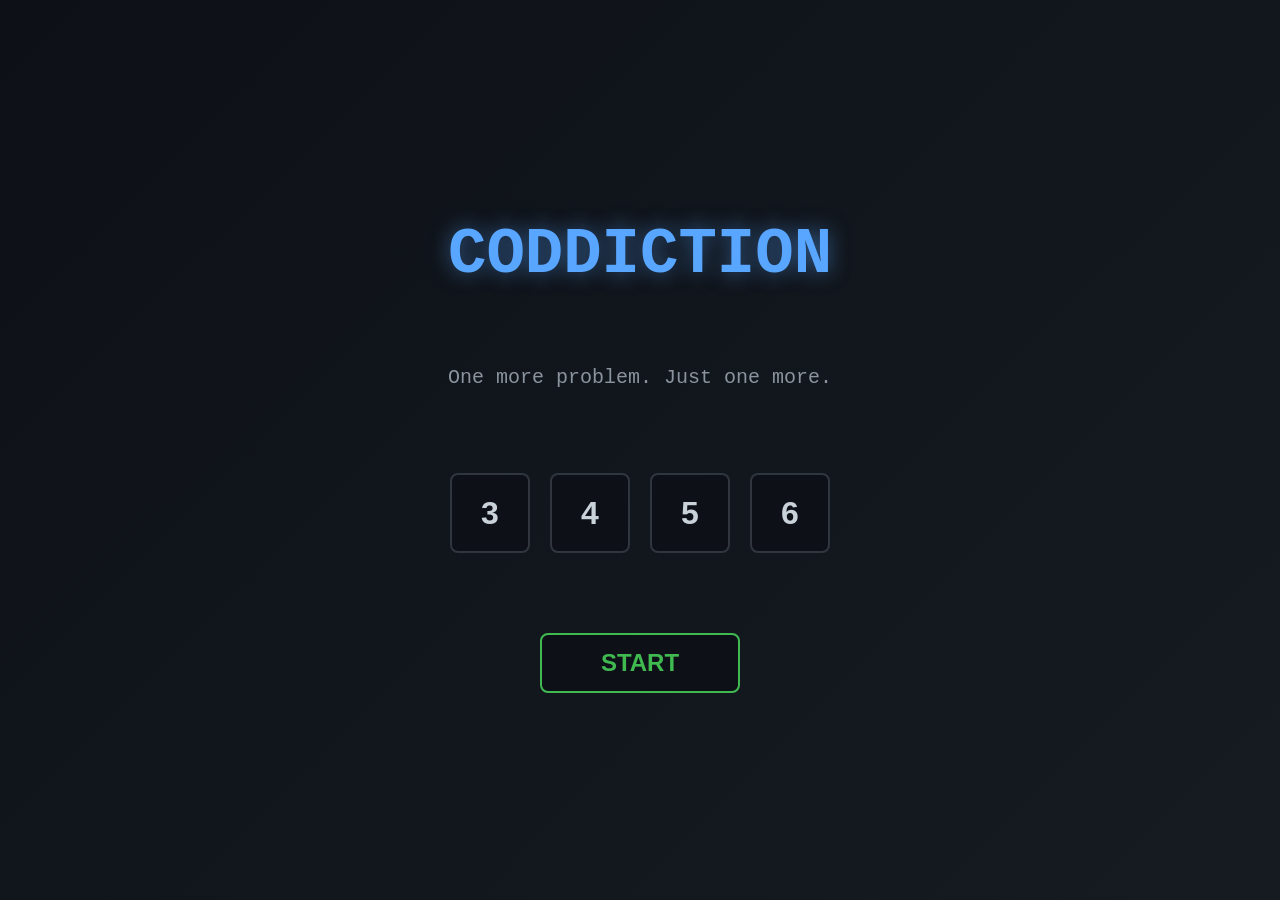
<file: Week-3-Writing-md-Files-to-AI/Day-5-Test-&-Iterate/Testing/t3/coddiction-v3.html>
<!DOCTYPE html>
<html lang="en">
<head>
    <meta charset="UTF-8">
    <meta name="viewport" content="width=device-width, initial-scale=1.0">
    <title>Coddiction</title>
    <style>
        * {
            margin: 0;
            padding: 0;
            box-sizing: border-box;
        }

        body {
            font-family: 'Courier New', monospace;
            background: #0d1117;
            color: #c9d1d9;
            line-height: 1.5;
            overflow: hidden;
        }

        .screen {
            display: none;
            width: 100vw;
            height: 100vh;
            position: absolute;
            top: 0;
            left: 0;
        }

        .screen.active {
            display: flex;
        }

        /* Start Screen */
        #startScreen {
            flex-direction: column;
            justify-content: center;
            align-items: center;
            background: linear-gradient(135deg, #0d1117 0%, #161b22 100%);
            gap: 40px;
        }

        .game-title {
            font-size: 64px;
            font-weight: bold;
            color: #58a6ff;
            text-shadow: 0 0 20px rgba(88, 166, 255, 0.5);
            margin-bottom: 20px;
        }

        .tagline {
            font-size: 20px;
            color: #8b949e;
            margin-bottom: 40px;
        }

        .session-picker {
            display: flex;
            gap: 20px;
            margin-bottom: 40px;
        }

        .session-btn {
            width: 80px;
            height: 80px;
            font-size: 32px;
            font-weight: bold;
            border: 2px solid #30363d;
            background: #0d1117;
            color: #c9d1d9;
            cursor: pointer;
            border-radius: 8px;
            transition: all 0.2s;
        }

        .session-btn:hover {
            border-color: #58a6ff;
            color: #58a6ff;
        }

        .session-btn.selected {
            background: #58a6ff;
            color: #0d1117;
            border-color: #58a6ff;
            box-shadow: 0 0 20px rgba(88, 166, 255, 0.4);
        }

        .start-btn {
            width: 200px;
            height: 60px;
            font-size: 24px;
            font-weight: bold;
            border: 2px solid #3fb950;
            background: #0d1117;
            color: #3fb950;
            cursor: pointer;
            border-radius: 8px;
            transition: all 0.2s;
            text-transform: uppercase;
        }

        .start-btn:hover {
            background: #3fb950;
            color: #0d1117;
            box-shadow: 0 0 20px rgba(63, 185, 80, 0.4);
        }

        /* Problem Screen */
        #problemScreen {
            background: #0d1117;
            gap: 0;
            flex-wrap: nowrap;
        }

        .hud {
            position: absolute;
            top: 20px;
            right: 20px;
            display: flex;
            gap: 30px;
            font-size: 18px;
            color: #58a6ff;
            font-weight: bold;
        }

        .problem-container {
            display: flex;
            width: 100%;
            height: 100%;
            gap: 0;
        }

        .problem-panel {
            flex: 1;
            overflow-y: auto;
            padding: 40px;
            border-right: 2px solid #30363d;
            background: #0d1117;
        }

        .problem-title {
            font-size: 28px;
            color: #58a6ff;
            margin-bottom: 15px;
            font-weight: bold;
        }

        .difficulty-badge {
            display: inline-block;
            padding: 6px 12px;
            border-radius: 4px;
            font-weight: bold;
            margin-bottom: 20px;
            font-size: 14px;
            text-transform: uppercase;
        }

        .difficulty-badge.gateway {
            background: #3fb950;
            color: #0d1117;
        }

        .difficulty-badge.habit {
            background: #d29922;
            color: #0d1117;
        }

        .difficulty-badge.dependency {
            background: #f85149;
            color: #0d1117;
        }

        .problem-statement {
            font-size: 16px;
            color: #c9d1d9;
            margin-bottom: 30px;
            line-height: 1.6;
            white-space: pre-wrap;
            word-wrap: break-word;
        }

        .signature-box {
            background: #161b22;
            padding: 15px;
            border-radius: 4px;
            margin-bottom: 30px;
            color: #79c0ff;
            font-size: 14px;
            border-left: 3px solid #58a6ff;
            white-space: pre-wrap;
            word-wrap: break-word;
        }

        .tests-title {
            font-size: 16px;
            color: #58a6ff;
            margin-bottom: 15px;
            font-weight: bold;
        }

        .test-case {
            background: #161b22;
            padding: 15px;
            margin-bottom: 15px;
            border-radius: 4px;
            border-left: 3px solid #79c0ff;
        }

        .test-input,
        .test-expected {
            font-size: 13px;
            margin-bottom: 8px;
        }

        .test-input:last-child {
            margin-bottom: 0;
        }

        .editor-panel {
            flex: 1;
            display: flex;
            flex-direction: column;
            background: #0d1117;
            padding: 20px;
        }

        .editor-header {
            font-size: 16px;
            color: #8b949e;
            margin-bottom: 10px;
        }

        #codeEditor {
            flex: 1;
            background: #0d1117;
            color: #c9d1d9;
            border: 2px solid #30363d;
            padding: 15px;
            font-family: 'Courier New', monospace;
            font-size: 14px;
            resize: none;
            border-radius: 4px;
            overflow-y: auto;
        }

        #codeEditor:focus {
            outline: none;
            border-color: #58a6ff;
        }

        .button-group {
            display: flex;
            gap: 10px;
            margin-top: 15px;
        }

        .btn {
            flex: 1;
            padding: 12px 20px;
            font-size: 14px;
            font-weight: bold;
            border: 2px solid;
            background: #0d1117;
            cursor: pointer;
            border-radius: 4px;
            transition: all 0.2s;
            text-transform: uppercase;
            font-family: 'Courier New', monospace;
        }

        .btn-run {
            border-color: #58a6ff;
            color: #58a6ff;
        }

        .btn-run:hover {
            background: #58a6ff;
            color: #0d1117;
            box-shadow: 0 0 10px rgba(88, 166, 255, 0.3);
        }

        .btn-submit {
            border-color: #3fb950;
            color: #3fb950;
        }

        .btn-submit:hover {
            background: #3fb950;
            color: #0d1117;
            box-shadow: 0 0 10px rgba(63, 185, 80, 0.3);
        }

        .btn-skip {
            border-color: #f85149;
            color: #f85149;
        }

        .btn-skip:hover {
            background: #f85149;
            color: #0d1117;
            box-shadow: 0 0 10px rgba(248, 81, 73, 0.3);
        }

        .results-container {
            flex: 1;
            overflow-y: auto;
            margin-top: 15px;
            background: #161b22;
            padding: 15px;
            border-radius: 4px;
            border: 1px solid #30363d;
            font-size: 13px;
        }

        .test-result {
            padding: 10px;
            margin-bottom: 10px;
            border-radius: 3px;
            border-left: 3px solid;
        }

        .test-result.pass {
            background: #0d3817;
            border-left-color: #3fb950;
            color: #3fb950;
        }

        .test-result.fail {
            background: #3d1f1a;
            border-left-color: #f85149;
            color: #f85149;
        }

        .test-result.error {
            background: #3d2817;
            border-left-color: #d29922;
            color: #d29922;
        }

        .test-result-detail {
            font-size: 12px;
            margin-top: 5px;
            color: #c9d1d9;
            white-space: pre-wrap;
            word-wrap: break-word;
        }

        /* Ending Screen */
        #endingScreen {
            flex-direction: column;
            justify-content: center;
            align-items: center;
            background: linear-gradient(135deg, #0d1117 0%, #161b22 100%);
            gap: 40px;
        }

        .ending-stats {
            display: flex;
            flex-direction: column;
            align-items: center;
            gap: 30px;
            text-align: center;
        }

        .solved-count {
            font-size: 36px;
            color: #58a6ff;
            font-weight: bold;
        }

        .final-score {
            font-size: 48px;
            color: #3fb950;
            font-weight: bold;
        }

        .rank-title {
            font-size: 40px;
            color: #d29922;
            font-weight: bold;
            text-transform: uppercase;
            text-shadow: 0 0 20px rgba(210, 153, 34, 0.3);
        }

        .play-again-btn {
            width: 200px;
            height: 60px;
            font-size: 20px;
            font-weight: bold;
            border: 2px solid #3fb950;
            background: #0d1117;
            color: #3fb950;
            cursor: pointer;
            border-radius: 8px;
            transition: all 0.2s;
            text-transform: uppercase;
        }

        .play-again-btn:hover {
            background: #3fb950;
            color: #0d1117;
            box-shadow: 0 0 20px rgba(63, 185, 80, 0.4);
        }

        .verdict-overlay {
            position: fixed;
            top: 0;
            left: 0;
            width: 100%;
            height: 100%;
            background: rgba(0, 0, 0, 0.9);
            display: none;
            flex-direction: column;
            justify-content: center;
            align-items: center;
            z-index: 1000;
            gap: 30px;
        }

        .verdict-overlay.show {
            display: flex;
        }

        .verdict-text {
            font-size: 60px;
            font-weight: bold;
            text-transform: uppercase;
        }

        .verdict-text.accepted {
            color: #3fb950;
            text-shadow: 0 0 20px rgba(63, 185, 80, 0.6);
        }

        .verdict-text.wrong {
            color: #f85149;
        }

        .verdict-text.error {
            color: #d29922;
        }

        .verdict-text.timeout {
            color: #f85149;
        }

        .verdict-detail {
            font-size: 16px;
            color: #c9d1d9;
            max-width: 600px;
            text-align: center;
            white-space: pre-wrap;
            word-wrap: break-word;
            max-height: 200px;
            overflow-y: auto;
        }

        @media (max-width: 1200px) {
            .problem-container {
                flex-direction: column;
            }

            .problem-panel {
                border-right: none;
                border-bottom: 2px solid #30363d;
                flex: 0 0 auto;
                max-height: 40%;
            }

            .editor-panel {
                flex: 1;
            }
        }
    </style>
</head>
<body>
    <!-- Start Screen -->
    <div id="startScreen" class="screen active">
        <div class="game-title">CODDICTION</div>
        <div class="tagline">One more problem. Just one more.</div>
        <div class="session-picker">
            <button class="session-btn" data-problems="3">3</button>
            <button class="session-btn" data-problems="4">4</button>
            <button class="session-btn" data-problems="5">5</button>
            <button class="session-btn" data-problems="6">6</button>
        </div>
        <button class="start-btn">Start</button>
    </div>

    <!-- Problem Screen -->
    <div id="problemScreen" class="screen">
        <div class="hud">
            <div>⏱️ <span id="timer">00:00</span></div>
            <div>📊 <span id="score">0</span></div>
            <div id="progress">1/3</div>
        </div>
        <div class="problem-container">
            <div class="problem-panel">
                <div class="problem-title" id="problemTitle">Problem</div>
                <div class="difficulty-badge" id="difficultyBadge">Gateway</div>
                <div class="problem-statement" id="problemStatement"></div>
                <div class="signature-box" id="signature"></div>
                <div class="tests-title">Visible Tests</div>
                <div id="visibleTestsContainer"></div>
            </div>
            <div class="editor-panel">
                <div class="editor-header">Code Editor</div>
                <textarea id="codeEditor" spellcheck="false"></textarea>
                <div class="button-group">
                    <button class="btn btn-run">Run</button>
                    <button class="btn btn-submit">Submit</button>
                    <button class="btn btn-skip">Skip</button>
                </div>
                <div class="results-container" id="resultsContainer"></div>
            </div>
        </div>
    </div>

    <!-- Ending Screen -->
    <div id="endingScreen" class="screen">
        <div class="ending-stats">
            <div class="solved-count" id="solvedCount">You solved 0 / 3</div>
            <div class="final-score" id="finalScore">0</div>
            <div class="rank-title" id="rankTitle">Clean</div>
        </div>
        <button class="play-again-btn">Play again</button>
    </div>

    <!-- Verdict Overlay -->
    <div id="verdictOverlay" class="verdict-overlay">
        <div class="verdict-text" id="verdictText"></div>
        <div class="verdict-detail" id="verdictDetail"></div>
    </div>

    <script>
        // ============================================================================
        // BUILT-IN PROBLEMS
        // ============================================================================

        const PROBLEMS = [
            {
                id: "array-sum",
                title: "Array Sum",
                difficulty: "gateway",
                statement: "Given an array of numbers, return the sum of all elements.",
                signature: "function solve(arr)",
                visibleTests: [
                    { input: [[1, 2, 3]], expected: 6 },
                    { input: [[10, 20]], expected: 30 }
                ],
                hiddenTests: [
                    { input: [[]], expected: 0 },
                    { input: [[5]], expected: 5 },
                    { input: [[-1, -2, 3]], expected: 0 }
                ]
            },
            {
                id: "max-element",
                title: "Find Maximum",
                difficulty: "gateway",
                statement: "Given an array of numbers, return the largest element.",
                signature: "function solve(arr)",
                visibleTests: [
                    { input: [[1, 5, 3]], expected: 5 },
                    { input: [[10, 2, 8]], expected: 10 }
                ],
                hiddenTests: [
                    { input: [[1]], expected: 1 },
                    { input: [[-5, -2, -10]], expected: -2 },
                    { input: [[0, 0, 0]], expected: 0 }
                ]
            },
            {
                id: "two-sum",
                title: "Two Sum",
                difficulty: "habit",
                statement: "Given an array of numbers and a target sum, return the indices of two numbers that add up to the target.",
                signature: "function solve(arr, target)",
                visibleTests: [
                    { input: [[2, 7, 11, 15], 9], expected: [0, 1] },
                    { input: [[3, 2, 4], 6], expected: [1, 2] }
                ],
                hiddenTests: [
                    { input: [[1, 2], 3], expected: [0, 1] },
                    { input: [[10, 20, 30, 40], 50], expected: [0, 3] },
                    { input: [[5, 5], 10], expected: [0, 1] }
                ]
            },
            {
                id: "palindrome-check",
                title: "Check Palindrome",
                difficulty: "habit",
                statement: "Given a string, return true if it is a palindrome (reads the same forwards and backwards), false otherwise.",
                signature: "function solve(str)",
                visibleTests: [
                    { input: ["racecar"], expected: true },
                    { input: ["hello"], expected: false }
                ],
                hiddenTests: [
                    { input: ["a"], expected: true },
                    { input: [""], expected: true },
                    { input: ["noon"], expected: true }
                ]
            },
            {
                id: "count-occurrences",
                title: "Count Character Occurrences",
                difficulty: "dependency",
                statement: "Given a string and a character, count how many times the character appears in the string.",
                signature: "function solve(str, char)",
                visibleTests: [
                    { input: ["hello", "l"], expected: 2 },
                    { input: ["programming", "g"], expected: 2 }
                ],
                hiddenTests: [
                    { input: ["aaa", "a"], expected: 3 },
                    { input: ["xyz", "a"], expected: 0 },
                    { input: ["", "x"], expected: 0 }
                ]
            },
            {
                id: "fibonacci",
                title: "Fibonacci Sequence",
                difficulty: "dependency",
                statement: "Given a number n, return the nth Fibonacci number (0-indexed: F(0)=0, F(1)=1, F(2)=1, F(3)=2, ...).",
                signature: "function solve(n)",
                visibleTests: [
                    { input: [5], expected: 5 },
                    { input: [6], expected: 8 }
                ],
                hiddenTests: [
                    { input: [0], expected: 0 },
                    { input: [1], expected: 1 },
                    { input: [7], expected: 13 }
                ]
            }
        ];

        // ============================================================================
        // GAME STATE
        // ============================================================================

        let gameState = {
            sessionLength: 0,
            selectedProblems: [],
            currentProblemIndex: 0,
            score: 0,
            solved: 0,
            totalProblems: 0,
            timeRemaining: 0,
            timerInterval: null
        };

        // ============================================================================
        // UTILITY FUNCTIONS
        // ============================================================================

        function deepEqual(a, b) {
            if (a === b) return true;
            if (a == null || b == null) return false;
            if (typeof a !== typeof b) return false;

            if (Array.isArray(a) && Array.isArray(b)) {
                if (a.length !== b.length) return false;
                for (let i = 0; i < a.length; i++) {
                    if (!deepEqual(a[i], b[i])) return false;
                }
                return true;
            }

            if (typeof a === 'object' && typeof b === 'object') {
                const keysA = Object.keys(a);
                const keysB = Object.keys(b);
                if (keysA.length !== keysB.length) return false;
                for (let key of keysA) {
                    if (!deepEqual(a[key], b[key])) return false;
                }
                return true;
            }

            return false;
        }

        function formatTime(seconds) {
            const mins = Math.floor(seconds / 60);
            const secs = seconds % 60;
            return `${String(mins).padStart(2, '0')}:${String(secs).padStart(2, '0')}`;
        }

        function selectRandomProblems(count) {
            const problems = [...PROBLEMS];
            const selected = [];

            for (let i = 0; i < count; i++) {
                const idx = Math.floor(Math.random() * problems.length);
                selected.push(problems[idx]);
                problems.splice(idx, 1);
            }

            selected.sort((a, b) => {
                const diffOrder = { gateway: 1, habit: 2, dependency: 3 };
                return diffOrder[a.difficulty] - diffOrder[b.difficulty];
            });

            return selected;
        }

        // ============================================================================
        // SCREEN MANAGEMENT
        // ============================================================================

        function showScreen(screenName) {
            document.querySelectorAll('.screen').forEach(s => s.classList.remove('active'));
            document.getElementById(screenName).classList.add('active');
        }

        function renderProblem() {
            const problem = gameState.selectedProblems[gameState.currentProblemIndex];

            document.getElementById('problemTitle').textContent = problem.title;
            document.getElementById('difficultyBadge').textContent = problem.difficulty.toUpperCase();
            document.getElementById('difficultyBadge').className = `difficulty-badge ${problem.difficulty}`;
            document.getElementById('problemStatement').textContent = problem.statement;
            document.getElementById('signature').textContent = problem.signature;
            document.getElementById('progress').textContent = `${gameState.currentProblemIndex + 1}/${gameState.totalProblems}`;

            const visibleContainer = document.getElementById('visibleTestsContainer');
            visibleContainer.innerHTML = '';
            for (let test of problem.visibleTests) {
                const div = document.createElement('div');
                div.className = 'test-case';
                div.innerHTML = `
                    <div class="test-input"><strong>Input:</strong> ${JSON.stringify(test.input)}</div>
                    <div class="test-expected"><strong>Expected:</strong> ${JSON.stringify(test.expected)}</div>
                `;
                visibleContainer.appendChild(div);
            }

            const editor = document.getElementById('codeEditor');
            editor.value = problem.signature + '\n  // your code\n}';
            editor.focus();

            document.getElementById('resultsContainer').innerHTML = '';
        }

        function updateHUD() {
            document.getElementById('timer').textContent = formatTime(gameState.timeRemaining);
            document.getElementById('score').textContent = gameState.score;
        }

        function startTimer() {
            gameState.timerInterval = setInterval(() => {
                gameState.timeRemaining--;
                updateHUD();

                if (gameState.timeRemaining <= 0) {
                    clearInterval(gameState.timerInterval);
                    endSession();
                }
            }, 1000);
        }

        // ============================================================================
        // JUDGING & EXECUTION
        // ============================================================================

        function createWorker() {
            const blob = new Blob([`
                let solve;
                self.onmessage = (event) => {
                    const { code, tests, testType } = event.data;
                    try {
                        eval(code);
                        if (typeof solve !== 'function') {
                            self.postMessage({ status: 'error', error: 'solve is not defined' });
                            return;
                        }
                        const results = [];
                        for (let test of tests) {
                            try {
                                const start = Date.now();
                                const actual = solve(...test.input);
                                const elapsed = Date.now() - start;
                                results.push({
                                    input: test.input,
                                    expected: test.expected,
                                    actual: actual,
                                    passed: deepEqual(actual, test.expected),
                                    error: null,
                                    timeout: false,
                                    elapsed
                                });
                            } catch (err) {
                                results.push({
                                    input: test.input,
                                    expected: test.expected,
                                    actual: null,
                                    passed: false,
                                    error: err.message,
                                    timeout: false,
                                    elapsed: 0
                                });
                            }
                        }
                        self.postMessage({ status: 'complete', results });
                    } catch (err) {
                        self.postMessage({ status: 'error', error: err.message });
                    }
                };

                function deepEqual(a, b) {
                    if (a === b) return true;
                    if (a == null || b == null) return false;
                    if (typeof a !== typeof b) return false;
                    if (Array.isArray(a) && Array.isArray(b)) {
                        if (a.length !== b.length) return false;
                        for (let i = 0; i < a.length; i++) {
                            if (!deepEqual(a[i], b[i])) return false;
                        }
                        return true;
                    }
                    if (typeof a === 'object' && typeof b === 'object') {
                        const keysA = Object.keys(a);
                        const keysB = Object.keys(b);
                        if (keysA.length !== keysB.length) return false;
                        for (let key of keysA) {
                            if (!deepEqual(a[key], b[key])) return false;
                        }
                        return true;
                    }
                    return false;
                }
            `], { type: 'application/javascript' });
            return new Worker(URL.createObjectURL(blob));
        }

        function executeCode(code, tests, isSubmit = false) {
            return new Promise((resolve) => {
                const worker = createWorker();
                const timeout = setTimeout(() => {
                    worker.terminate();
                    resolve({ status: 'timeout' });
                }, 3000);

                worker.onmessage = (event) => {
                    clearTimeout(timeout);
                    worker.terminate();
                    resolve(event.data);
                };

                worker.postMessage({ code, tests, testType: isSubmit ? 'submit' : 'run' });
            });
        }

        async function runTests() {
            const problem = gameState.selectedProblems[gameState.currentProblemIndex];
            const code = document.getElementById('codeEditor').value;
            const resultsContainer = document.getElementById('resultsContainer');

            resultsContainer.innerHTML = '<div style="color: #8b949e;">Running tests...</div>';

            const result = await executeCode(code, problem.visibleTests, false);

            if (result.status === 'error') {
                resultsContainer.innerHTML = `<div class="test-result error"><strong>Error:</strong><div class="test-result-detail">${result.error}</div></div>`;
                return;
            }

            if (result.status === 'timeout') {
                resultsContainer.innerHTML = `<div class="test-result fail"><strong>Time Limit Exceeded</strong></div>`;
                return;
            }

            resultsContainer.innerHTML = '';
            for (let i = 0; i < result.results.length; i++) {
                const res = result.results[i];
                const div = document.createElement('div');
                div.className = `test-result ${res.passed ? 'pass' : 'fail'}`;

                if (res.passed) {
                    div.innerHTML = `<strong>Test ${i + 1}:</strong> PASS`;
                } else if (res.error) {
                    div.innerHTML = `<strong>Test ${i + 1}:</strong> ERROR<div class="test-result-detail">${res.error}</div>`;
                } else {
                    div.innerHTML = `
                        <strong>Test ${i + 1}:</strong> FAIL
                        <div class="test-result-detail">
Input:    ${JSON.stringify(res.input)}
Expected: ${JSON.stringify(res.expected)}
Actual:   ${JSON.stringify(res.actual)}
                        </div>
                    `;
                }
                resultsContainer.appendChild(div);
            }
        }

        async function submitCode() {
            const problem = gameState.selectedProblems[gameState.currentProblemIndex];
            const code = document.getElementById('codeEditor').value;
            const allTests = [...problem.visibleTests, ...problem.hiddenTests];

            const result = await executeCode(code, allTests, true);

            if (result.status === 'timeout') {
                showVerdict('timeout', 'Time Limit Exceeded');
                return;
            }

            if (result.status === 'error') {
                showVerdict('error', `Runtime Error:\n${result.error}`);
                return;
            }

            const allPassed = result.results.every(r => r.passed);
            const firstFailIdx = result.results.findIndex(r => !r.passed);

            if (allPassed) {
                const points = problem.difficulty === 'gateway' ? 100 : problem.difficulty === 'habit' ? 250 : 500;
                gameState.score += points;
                gameState.solved++;
                showVerdict('accepted', `Accepted!\n+${points} points`);
                setTimeout(nextProblem, 2000);
            } else {
                const failRes = result.results[firstFailIdx];
                let detail = 'Wrong Answer';
                if (firstFailIdx < problem.visibleTests.length) {
                    detail += `\nInput:    ${JSON.stringify(failRes.input)}\nExpected: ${JSON.stringify(failRes.expected)}\nActual:   ${JSON.stringify(failRes.actual)}`;
                } else {
                    detail += '\nFailed hidden test';
                }
                showVerdict('wrong', detail);
            }
        }

        function showVerdict(type, message) {
            const overlay = document.getElementById('verdictOverlay');
            const text = document.getElementById('verdictText');
            const detail = document.getElementById('verdictDetail');

            text.className = `verdict-text ${type === 'accepted' ? 'accepted' : type === 'wrong' ? 'wrong' : type === 'timeout' ? 'timeout' : 'error'}`;
            text.textContent = type === 'accepted' ? 'ACCEPTED' : type === 'wrong' ? 'WRONG ANSWER' : type === 'timeout' ? 'TIME LIMIT EXCEEDED' : 'RUNTIME ERROR';
            detail.textContent = message;

            overlay.classList.add('show');
            setTimeout(() => overlay.classList.remove('show'), type === 'accepted' ? 2500 : 3000);
        }

        function skipProblem() {
            nextProblem();
        }

        function nextProblem() {
            gameState.currentProblemIndex++;
            if (gameState.currentProblemIndex >= gameState.totalProblems) {
                endSession();
            } else {
                renderProblem();
                updateHUD();
            }
        }

        function endSession() {
            clearInterval(gameState.timerInterval);

            const solveRatio = gameState.solved / gameState.totalProblems;
            let rank = 'Clean';
            if (solveRatio >= 1) rank = 'Fully Addicted';
            else if (solveRatio >= 0.5) rank = 'Hooked';
            else if (solveRatio > 0) rank = 'Casual User';

            document.getElementById('solvedCount').textContent = `You solved ${gameState.solved} / ${gameState.totalProblems}`;
            document.getElementById('finalScore').textContent = gameState.score;
            document.getElementById('rankTitle').textContent = rank;

            showScreen('endingScreen');
        }

        // ============================================================================
        // TAB KEY SUPPORT
        // ============================================================================

        document.getElementById('codeEditor').addEventListener('keydown', (e) => {
            if (e.key === 'Tab') {
                e.preventDefault();
                const textarea = e.target;
                const start = textarea.selectionStart;
                const end = textarea.selectionEnd;
                textarea.value = textarea.value.substring(0, start) + '\t' + textarea.value.substring(end);
                textarea.selectionStart = textarea.selectionEnd = start + 1;
            }
        });

        // ============================================================================
        // EVENT LISTENERS
        // ============================================================================

        document.querySelectorAll('.session-btn').forEach(btn => {
            btn.addEventListener('click', () => {
                document.querySelectorAll('.session-btn').forEach(b => b.classList.remove('selected'));
                btn.classList.add('selected');
                gameState.sessionLength = parseInt(btn.dataset.problems);
            });
        });

        document.querySelectorAll('.start-btn').forEach(btn => {
            btn.addEventListener('click', () => {
                if (gameState.sessionLength === 0) {
                    alert('Please select a session length!');
                    return;
                }

                gameState.selectedProblems = selectRandomProblems(gameState.sessionLength);
                gameState.currentProblemIndex = 0;
                gameState.score = 0;
                gameState.solved = 0;
                gameState.totalProblems = gameState.sessionLength;
                gameState.timeRemaining = gameState.sessionLength * 300;

                showScreen('problemScreen');
                renderProblem();
                updateHUD();
                startTimer();
            });
        });

        document.querySelectorAll('.btn-run').forEach(btn => {
            btn.addEventListener('click', runTests);
        });

        document.querySelectorAll('.btn-submit').forEach(btn => {
            btn.addEventListener('click', submitCode);
        });

        document.querySelectorAll('.btn-skip').forEach(btn => {
            btn.addEventListener('click', skipProblem);
        });

        document.querySelectorAll('.play-again-btn').forEach(btn => {
            btn.addEventListener('click', () => {
                document.querySelectorAll('.session-btn').forEach(b => b.classList.remove('selected'));
                gameState.sessionLength = 0;
                showScreen('startScreen');
            });
        });
    </script>
</body>
</html>
</file>
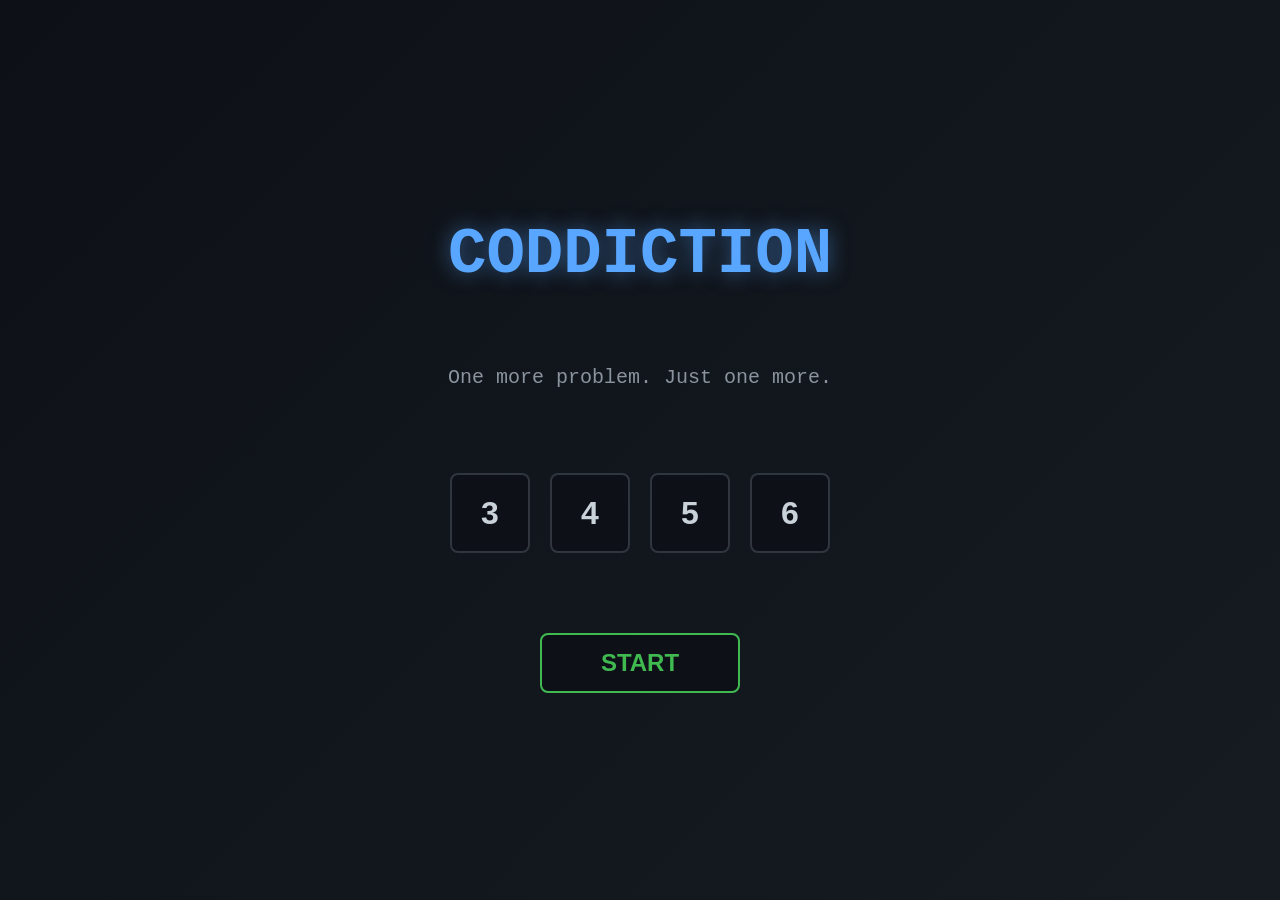
<file: Week-3-Writing-md-Files-to-AI/Day-5-Test-&-Iterate/Testing/t4/coddiction-v4.html>
<!DOCTYPE html>
<html lang="en">
<head>
    <meta charset="UTF-8">
    <meta name="viewport" content="width=device-width, initial-scale=1.0">
    <title>Coddiction</title>
    <style>
        * {
            margin: 0;
            padding: 0;
            box-sizing: border-box;
        }

        body {
            font-family: 'Courier New', monospace;
            background: #0d1117;
            color: #c9d1d9;
            line-height: 1.5;
            overflow: hidden;
        }

        .screen {
            display: none;
            width: 100vw;
            height: 100vh;
            position: absolute;
            top: 0;
            left: 0;
        }

        .screen.active {
            display: flex;
        }

        /* Start Screen */
        #startScreen {
            flex-direction: column;
            justify-content: center;
            align-items: center;
            background: linear-gradient(135deg, #0d1117 0%, #161b22 100%);
            gap: 40px;
        }

        .game-title {
            font-size: 64px;
            font-weight: bold;
            color: #58a6ff;
            text-shadow: 0 0 20px rgba(88, 166, 255, 0.5);
            margin-bottom: 20px;
        }

        .tagline {
            font-size: 20px;
            color: #8b949e;
            margin-bottom: 40px;
        }

        .session-picker {
            display: flex;
            gap: 20px;
            margin-bottom: 40px;
        }

        .session-btn {
            width: 80px;
            height: 80px;
            font-size: 32px;
            font-weight: bold;
            border: 2px solid #30363d;
            background: #0d1117;
            color: #c9d1d9;
            cursor: pointer;
            border-radius: 8px;
            transition: all 0.2s;
        }

        .session-btn:hover {
            border-color: #58a6ff;
            color: #58a6ff;
        }

        .session-btn.selected {
            background: #58a6ff;
            color: #0d1117;
            border-color: #58a6ff;
            box-shadow: 0 0 20px rgba(88, 166, 255, 0.4);
        }

        .start-btn {
            width: 200px;
            height: 60px;
            font-size: 24px;
            font-weight: bold;
            border: 2px solid #3fb950;
            background: #0d1117;
            color: #3fb950;
            cursor: pointer;
            border-radius: 8px;
            transition: all 0.2s;
            text-transform: uppercase;
        }

        .start-btn:hover {
            background: #3fb950;
            color: #0d1117;
            box-shadow: 0 0 20px rgba(63, 185, 80, 0.4);
        }

        /* Problem Screen */
        #problemScreen {
            background: #0d1117;
            gap: 0;
            flex-wrap: nowrap;
        }

        .hud {
            position: absolute;
            top: 20px;
            right: 20px;
            display: flex;
            gap: 30px;
            font-size: 18px;
            color: #58a6ff;
            font-weight: bold;
        }

        .problem-container {
            display: flex;
            width: 100%;
            height: 100%;
            gap: 0;
        }

        .problem-panel {
            flex: 1;
            overflow-y: auto;
            padding: 40px;
            border-right: 2px solid #30363d;
            background: #0d1117;
        }

        .problem-title {
            font-size: 28px;
            color: #58a6ff;
            margin-bottom: 15px;
            font-weight: bold;
        }

        .difficulty-badge {
            display: inline-block;
            padding: 6px 12px;
            border-radius: 4px;
            font-weight: bold;
            margin-bottom: 20px;
            font-size: 14px;
            text-transform: uppercase;
        }

        .difficulty-badge.gateway {
            background: #3fb950;
            color: #0d1117;
        }

        .difficulty-badge.habit {
            background: #d29922;
            color: #0d1117;
        }

        .difficulty-badge.dependency {
            background: #f85149;
            color: #0d1117;
        }

        .problem-statement {
            font-size: 16px;
            color: #c9d1d9;
            margin-bottom: 30px;
            line-height: 1.6;
            white-space: pre-wrap;
            word-wrap: break-word;
        }

        .signature-box {
            background: #161b22;
            padding: 15px;
            border-radius: 4px;
            margin-bottom: 30px;
            color: #79c0ff;
            font-size: 14px;
            border-left: 3px solid #58a6ff;
            white-space: pre-wrap;
            word-wrap: break-word;
        }

        .tests-title {
            font-size: 16px;
            color: #58a6ff;
            margin-bottom: 15px;
            font-weight: bold;
        }

        .test-case {
            background: #161b22;
            padding: 15px;
            margin-bottom: 15px;
            border-radius: 4px;
            border-left: 3px solid #79c0ff;
        }

        .test-input,
        .test-expected {
            font-size: 13px;
            margin-bottom: 8px;
        }

        .test-input:last-child {
            margin-bottom: 0;
        }

        .editor-panel {
            flex: 1;
            display: flex;
            flex-direction: column;
            background: #0d1117;
            padding: 20px;
        }

        .editor-header {
            font-size: 16px;
            color: #8b949e;
            margin-bottom: 10px;
        }

        #codeEditor {
            flex: 1;
            background: #0d1117;
            color: #c9d1d9;
            border: 2px solid #30363d;
            padding: 15px;
            font-family: 'Courier New', monospace;
            font-size: 14px;
            resize: none;
            border-radius: 4px;
            overflow-y: auto;
        }

        #codeEditor:focus {
            outline: none;
            border-color: #58a6ff;
        }

        .button-group {
            display: flex;
            gap: 10px;
            margin-top: 15px;
        }

        .btn {
            flex: 1;
            padding: 12px 20px;
            font-size: 14px;
            font-weight: bold;
            border: 2px solid;
            background: #0d1117;
            cursor: pointer;
            border-radius: 4px;
            transition: all 0.2s;
            text-transform: uppercase;
            font-family: 'Courier New', monospace;
        }

        .btn-run {
            border-color: #58a6ff;
            color: #58a6ff;
        }

        .btn-run:hover {
            background: #58a6ff;
            color: #0d1117;
            box-shadow: 0 0 10px rgba(88, 166, 255, 0.3);
        }

        .btn-submit {
            border-color: #3fb950;
            color: #3fb950;
        }

        .btn-submit:hover {
            background: #3fb950;
            color: #0d1117;
            box-shadow: 0 0 10px rgba(63, 185, 80, 0.3);
        }

        .btn-skip {
            border-color: #f85149;
            color: #f85149;
        }

        .btn-skip:hover {
            background: #f85149;
            color: #0d1117;
            box-shadow: 0 0 10px rgba(248, 81, 73, 0.3);
        }

        .results-container {
            flex: 1;
            overflow-y: auto;
            margin-top: 15px;
            background: #161b22;
            padding: 15px;
            border-radius: 4px;
            border: 1px solid #30363d;
            font-size: 13px;
        }

        .test-result {
            padding: 10px;
            margin-bottom: 10px;
            border-radius: 3px;
            border-left: 3px solid;
        }

        .test-result.pass {
            background: #0d3817;
            border-left-color: #3fb950;
            color: #3fb950;
        }

        .test-result.fail {
            background: #3d1f1a;
            border-left-color: #f85149;
            color: #f85149;
        }

        .test-result.error {
            background: #3d2817;
            border-left-color: #d29922;
            color: #d29922;
        }

        .test-result-detail {
            font-size: 12px;
            margin-top: 5px;
            color: #c9d1d9;
            white-space: pre-wrap;
            word-wrap: break-word;
        }

        /* Ending Screen */
        #endingScreen {
            flex-direction: column;
            justify-content: center;
            align-items: center;
            background: linear-gradient(135deg, #0d1117 0%, #161b22 100%);
            gap: 40px;
        }

        .ending-stats {
            display: flex;
            flex-direction: column;
            align-items: center;
            gap: 30px;
            text-align: center;
        }

        .solved-count {
            font-size: 36px;
            color: #58a6ff;
            font-weight: bold;
        }

        .final-score {
            font-size: 48px;
            color: #3fb950;
            font-weight: bold;
        }

        .rank-title {
            font-size: 40px;
            color: #d29922;
            font-weight: bold;
            text-transform: uppercase;
            text-shadow: 0 0 20px rgba(210, 153, 34, 0.3);
        }

        .play-again-btn {
            width: 200px;
            height: 60px;
            font-size: 20px;
            font-weight: bold;
            border: 2px solid #3fb950;
            background: #0d1117;
            color: #3fb950;
            cursor: pointer;
            border-radius: 8px;
            transition: all 0.2s;
            text-transform: uppercase;
        }

        .play-again-btn:hover {
            background: #3fb950;
            color: #0d1117;
            box-shadow: 0 0 20px rgba(63, 185, 80, 0.4);
        }

        .verdict-overlay {
            position: fixed;
            top: 0;
            left: 0;
            width: 100%;
            height: 100%;
            background: rgba(0, 0, 0, 0.9);
            display: none;
            flex-direction: column;
            justify-content: center;
            align-items: center;
            z-index: 1000;
            gap: 30px;
        }

        .verdict-overlay.show {
            display: flex;
        }

        .verdict-text {
            font-size: 60px;
            font-weight: bold;
            text-transform: uppercase;
        }

        .verdict-text.accepted {
            color: #3fb950;
            text-shadow: 0 0 20px rgba(63, 185, 80, 0.6);
        }

        .verdict-text.wrong {
            color: #f85149;
        }

        .verdict-text.error {
            color: #d29922;
        }

        .verdict-text.timeout {
            color: #f85149;
        }

        .verdict-detail {
            font-size: 16px;
            color: #c9d1d9;
            max-width: 600px;
            text-align: center;
            white-space: pre-wrap;
            word-wrap: break-word;
            max-height: 200px;
            overflow-y: auto;
        }

        @media (max-width: 1200px) {
            .problem-container {
                flex-direction: column;
            }

            .problem-panel {
                border-right: none;
                border-bottom: 2px solid #30363d;
                flex: 0 0 auto;
                max-height: 40%;
            }

            .editor-panel {
                flex: 1;
            }
        }
    </style>
</head>
<body>
    <!-- Start Screen -->
    <div id="startScreen" class="screen active">
        <div class="game-title">CODDICTION</div>
        <div class="tagline">One more problem. Just one more.</div>
        <div class="session-picker">
            <button class="session-btn" data-problems="3">3</button>
            <button class="session-btn" data-problems="4">4</button>
            <button class="session-btn" data-problems="5">5</button>
            <button class="session-btn" data-problems="6">6</button>
        </div>
        <button class="start-btn">Start</button>
    </div>

    <!-- Problem Screen -->
    <div id="problemScreen" class="screen">
        <div class="hud">
            <div>⏱️ <span id="timer">00:00</span></div>
            <div>📊 <span id="score">0</span></div>
            <div id="progress">1/3</div>
        </div>
        <div class="problem-container">
            <div class="problem-panel">
                <div class="problem-title" id="problemTitle">Problem</div>
                <div class="difficulty-badge" id="difficultyBadge">Gateway</div>
                <div class="problem-statement" id="problemStatement"></div>
                <div class="signature-box" id="signature"></div>
                <div class="tests-title">Visible Tests</div>
                <div id="visibleTestsContainer"></div>
            </div>
            <div class="editor-panel">
                <div class="editor-header">Code Editor</div>
                <textarea id="codeEditor" spellcheck="false"></textarea>
                <div class="button-group">
                    <button class="btn btn-run">Run</button>
                    <button class="btn btn-submit">Submit</button>
                    <button class="btn btn-skip">Skip</button>
                </div>
                <div class="results-container" id="resultsContainer"></div>
            </div>
        </div>
    </div>

    <!-- Ending Screen -->
    <div id="endingScreen" class="screen">
        <div class="ending-stats">
            <div class="solved-count" id="solvedCount">You solved 0 / 3</div>
            <div class="final-score" id="finalScore">0</div>
            <div class="rank-title" id="rankTitle">Clean</div>
        </div>
        <button class="play-again-btn">Play again</button>
    </div>

    <!-- Verdict Overlay -->
    <div id="verdictOverlay" class="verdict-overlay">
        <div class="verdict-text" id="verdictText"></div>
        <div class="verdict-detail" id="verdictDetail"></div>
    </div>

    <script>
        // ============================================================================
        // BUILT-IN PROBLEMS
        // ============================================================================

        const PROBLEMS = [
            {
                id: "array-sum",
                title: "Array Sum",
                difficulty: "gateway",
                statement: "Given an array of numbers, return the sum of all elements.",
                signature: "function solve(arr)",
                visibleTests: [
                    { input: [[1, 2, 3]], expected: 6 },
                    { input: [[10, 20]], expected: 30 }
                ],
                hiddenTests: [
                    { input: [[]], expected: 0 },
                    { input: [[5]], expected: 5 },
                    { input: [[-1, -2, 3]], expected: 0 }
                ]
            },
            {
                id: "max-element",
                title: "Find Maximum",
                difficulty: "gateway",
                statement: "Given an array of numbers, return the largest element.",
                signature: "function solve(arr)",
                visibleTests: [
                    { input: [[1, 5, 3]], expected: 5 },
                    { input: [[10, 2, 8]], expected: 10 }
                ],
                hiddenTests: [
                    { input: [[1]], expected: 1 },
                    { input: [[-5, -2, -10]], expected: -2 },
                    { input: [[0, 0, 0]], expected: 0 }
                ]
            },
            {
                id: "two-sum",
                title: "Two Sum",
                difficulty: "habit",
                statement: "Given an array of numbers and a target sum, return the indices of two numbers that add up to the target. Each input has exactly one such pair; return the indices in increasing order.",
                signature: "function solve(arr, target)",
                visibleTests: [
                    { input: [[2, 7, 11, 15], 9], expected: [0, 1] },
                    { input: [[3, 2, 4], 6], expected: [1, 2] }
                ],
                hiddenTests: [
                    { input: [[1, 2], 3], expected: [0, 1] },
                    { input: [[10, 20, 30, 40], 70], expected: [2, 3] },
                    { input: [[5, 5], 10], expected: [0, 1] }
                ]
            },
            {
                id: "palindrome-check",
                title: "Check Palindrome",
                difficulty: "habit",
                statement: "Given a string, return true if it is a palindrome (reads the same forwards and backwards), false otherwise.",
                signature: "function solve(str)",
                visibleTests: [
                    { input: ["racecar"], expected: true },
                    { input: ["hello"], expected: false }
                ],
                hiddenTests: [
                    { input: ["a"], expected: true },
                    { input: [""], expected: true },
                    { input: ["noon"], expected: true }
                ]
            },
            {
                id: "count-occurrences",
                title: "Count Character Occurrences",
                difficulty: "dependency",
                statement: "Given a string and a character, count how many times the character appears in the string.",
                signature: "function solve(str, char)",
                visibleTests: [
                    { input: ["hello", "l"], expected: 2 },
                    { input: ["programming", "g"], expected: 2 }
                ],
                hiddenTests: [
                    { input: ["aaa", "a"], expected: 3 },
                    { input: ["xyz", "a"], expected: 0 },
                    { input: ["", "x"], expected: 0 }
                ]
            },
            {
                id: "fibonacci",
                title: "Fibonacci Sequence",
                difficulty: "dependency",
                statement: "Given a number n, return the nth Fibonacci number (0-indexed: F(0)=0, F(1)=1, F(2)=1, F(3)=2, ...).",
                signature: "function solve(n)",
                visibleTests: [
                    { input: [5], expected: 5 },
                    { input: [6], expected: 8 }
                ],
                hiddenTests: [
                    { input: [0], expected: 0 },
                    { input: [1], expected: 1 },
                    { input: [7], expected: 13 }
                ]
            }
        ];

        // ============================================================================
        // GAME STATE
        // ============================================================================

        let gameState = {
            sessionLength: 0,
            selectedProblems: [],
            currentProblemIndex: 0,
            score: 0,
            solved: 0,
            totalProblems: 0,
            timeRemaining: 0,
            timerInterval: null
        };

        // ============================================================================
        // UTILITY FUNCTIONS
        // ============================================================================

        function deepEqual(a, b) {
            if (a === b) return true;
            if (a == null || b == null) return false;
            if (typeof a !== typeof b) return false;

            if (Array.isArray(a) && Array.isArray(b)) {
                if (a.length !== b.length) return false;
                for (let i = 0; i < a.length; i++) {
                    if (!deepEqual(a[i], b[i])) return false;
                }
                return true;
            }

            if (typeof a === 'object' && typeof b === 'object') {
                const keysA = Object.keys(a);
                const keysB = Object.keys(b);
                if (keysA.length !== keysB.length) return false;
                for (let key of keysA) {
                    if (!deepEqual(a[key], b[key])) return false;
                }
                return true;
            }

            return false;
        }

        function formatTime(seconds) {
            const mins = Math.floor(seconds / 60);
            const secs = seconds % 60;
            return `${String(mins).padStart(2, '0')}:${String(secs).padStart(2, '0')}`;
        }

        function selectRandomProblems(count) {
            const problems = [...PROBLEMS];
            const selected = [];

            for (let i = 0; i < count; i++) {
                const idx = Math.floor(Math.random() * problems.length);
                selected.push(problems[idx]);
                problems.splice(idx, 1);
            }

            selected.sort((a, b) => {
                const diffOrder = { gateway: 1, habit: 2, dependency: 3 };
                return diffOrder[a.difficulty] - diffOrder[b.difficulty];
            });

            return selected;
        }

        // ============================================================================
        // SCREEN MANAGEMENT
        // ============================================================================

        function showScreen(screenName) {
            document.querySelectorAll('.screen').forEach(s => s.classList.remove('active'));
            document.getElementById(screenName).classList.add('active');
        }

        function renderProblem() {
            const problem = gameState.selectedProblems[gameState.currentProblemIndex];

            document.getElementById('problemTitle').textContent = problem.title;
            document.getElementById('difficultyBadge').textContent = problem.difficulty.toUpperCase();
            document.getElementById('difficultyBadge').className = `difficulty-badge ${problem.difficulty}`;
            document.getElementById('problemStatement').textContent = problem.statement;
            document.getElementById('signature').textContent = problem.signature;
            document.getElementById('progress').textContent = `${gameState.currentProblemIndex + 1}/${gameState.totalProblems}`;

            const visibleContainer = document.getElementById('visibleTestsContainer');
            visibleContainer.innerHTML = '';
            for (let test of problem.visibleTests) {
                const div = document.createElement('div');
                div.className = 'test-case';
                div.innerHTML = `
                    <div class="test-input"><strong>Input:</strong> ${JSON.stringify(test.input)}</div>
                    <div class="test-expected"><strong>Expected:</strong> ${JSON.stringify(test.expected)}</div>
                `;
                visibleContainer.appendChild(div);
            }

            const editor = document.getElementById('codeEditor');
            editor.value = problem.signature + ' {\n  // your code\n}';
            editor.focus();

            document.getElementById('resultsContainer').innerHTML = '';
        }

        function updateHUD() {
            document.getElementById('timer').textContent = formatTime(gameState.timeRemaining);
            document.getElementById('score').textContent = gameState.score;
        }

        function startTimer() {
            gameState.timerInterval = setInterval(() => {
                gameState.timeRemaining--;
                updateHUD();

                if (gameState.timeRemaining <= 0) {
                    clearInterval(gameState.timerInterval);
                    endSession();
                }
            }, 1000);
        }

        // ============================================================================
        // JUDGING & EXECUTION
        // ============================================================================

        function createWorker() {
            const blob = new Blob([`
                let solve;
                self.onmessage = (event) => {
                    const { code, tests, testType } = event.data;
                    try {
                        eval(code);
                        if (typeof solve !== 'function') {
                            self.postMessage({ status: 'error', error: 'solve is not defined' });
                            return;
                        }
                        const results = [];
                        for (let test of tests) {
                            try {
                                const start = Date.now();
                                const actual = solve(...test.input);
                                const elapsed = Date.now() - start;
                                results.push({
                                    input: test.input,
                                    expected: test.expected,
                                    actual: actual,
                                    passed: deepEqual(actual, test.expected),
                                    error: null,
                                    timeout: false,
                                    elapsed
                                });
                            } catch (err) {
                                results.push({
                                    input: test.input,
                                    expected: test.expected,
                                    actual: null,
                                    passed: false,
                                    error: err.message,
                                    timeout: false,
                                    elapsed: 0
                                });
                            }
                        }
                        self.postMessage({ status: 'complete', results });
                    } catch (err) {
                        self.postMessage({ status: 'error', error: err.message });
                    }
                };

                function deepEqual(a, b) {
                    if (a === b) return true;
                    if (a == null || b == null) return false;
                    if (typeof a !== typeof b) return false;
                    if (Array.isArray(a) && Array.isArray(b)) {
                        if (a.length !== b.length) return false;
                        for (let i = 0; i < a.length; i++) {
                            if (!deepEqual(a[i], b[i])) return false;
                        }
                        return true;
                    }
                    if (typeof a === 'object' && typeof b === 'object') {
                        const keysA = Object.keys(a);
                        const keysB = Object.keys(b);
                        if (keysA.length !== keysB.length) return false;
                        for (let key of keysA) {
                            if (!deepEqual(a[key], b[key])) return false;
                        }
                        return true;
                    }
                    return false;
                }
            `], { type: 'application/javascript' });
            return new Worker(URL.createObjectURL(blob));
        }

        function executeCode(code, tests, isSubmit = false) {
            return new Promise((resolve) => {
                const worker = createWorker();
                const timeout = setTimeout(() => {
                    worker.terminate();
                    resolve({ status: 'timeout' });
                }, 3000);

                worker.onmessage = (event) => {
                    clearTimeout(timeout);
                    worker.terminate();
                    resolve(event.data);
                };

                worker.postMessage({ code, tests, testType: isSubmit ? 'submit' : 'run' });
            });
        }

        async function runTests() {
            const problem = gameState.selectedProblems[gameState.currentProblemIndex];
            const code = document.getElementById('codeEditor').value;
            const resultsContainer = document.getElementById('resultsContainer');

            resultsContainer.innerHTML = '<div style="color: #8b949e;">Running tests...</div>';

            const result = await executeCode(code, problem.visibleTests, false);

            if (result.status === 'error') {
                resultsContainer.innerHTML = `<div class="test-result error"><strong>Error:</strong><div class="test-result-detail">${result.error}</div></div>`;
                return;
            }

            if (result.status === 'timeout') {
                resultsContainer.innerHTML = `<div class="test-result fail"><strong>Time Limit Exceeded</strong></div>`;
                return;
            }

            resultsContainer.innerHTML = '';
            for (let i = 0; i < result.results.length; i++) {
                const res = result.results[i];
                const div = document.createElement('div');
                div.className = `test-result ${res.passed ? 'pass' : 'fail'}`;

                if (res.passed) {
                    div.innerHTML = `<strong>Test ${i + 1}:</strong> PASS`;
                } else if (res.error) {
                    div.innerHTML = `<strong>Test ${i + 1}:</strong> ERROR<div class="test-result-detail">${res.error}</div>`;
                } else {
                    div.innerHTML = `
                        <strong>Test ${i + 1}:</strong> FAIL
                        <div class="test-result-detail">
Input:    ${JSON.stringify(res.input)}
Expected: ${JSON.stringify(res.expected)}
Actual:   ${JSON.stringify(res.actual)}
                        </div>
                    `;
                }
                resultsContainer.appendChild(div);
            }
        }

        async function submitCode() {
            const problem = gameState.selectedProblems[gameState.currentProblemIndex];
            const code = document.getElementById('codeEditor').value;
            const allTests = [...problem.visibleTests, ...problem.hiddenTests];

            const result = await executeCode(code, allTests, true);

            if (result.status === 'timeout') {
                showVerdict('timeout', 'Time Limit Exceeded');
                return;
            }

            if (result.status === 'error') {
                showVerdict('error', `Runtime Error:\n${result.error}`);
                return;
            }

            const allPassed = result.results.every(r => r.passed);
            const firstFailIdx = result.results.findIndex(r => !r.passed);

            if (allPassed) {
                const points = problem.difficulty === 'gateway' ? 100 : problem.difficulty === 'habit' ? 250 : 500;
                gameState.score += points;
                gameState.solved++;
                showVerdict('accepted', `Accepted!\n+${points} points`);
                setTimeout(nextProblem, 2000);
            } else {
                const failRes = result.results[firstFailIdx];
                let detail = 'Wrong Answer';
                if (firstFailIdx < problem.visibleTests.length) {
                    detail += `\nInput:    ${JSON.stringify(failRes.input)}\nExpected: ${JSON.stringify(failRes.expected)}\nActual:   ${JSON.stringify(failRes.actual)}`;
                } else {
                    detail += '\nFailed hidden test';
                }
                showVerdict('wrong', detail);
            }
        }

        function showVerdict(type, message) {
            const overlay = document.getElementById('verdictOverlay');
            const text = document.getElementById('verdictText');
            const detail = document.getElementById('verdictDetail');

            text.className = `verdict-text ${type === 'accepted' ? 'accepted' : type === 'wrong' ? 'wrong' : type === 'timeout' ? 'timeout' : 'error'}`;
            text.textContent = type === 'accepted' ? 'ACCEPTED' : type === 'wrong' ? 'WRONG ANSWER' : type === 'timeout' ? 'TIME LIMIT EXCEEDED' : 'RUNTIME ERROR';
            detail.textContent = message;

            overlay.classList.add('show');
            setTimeout(() => overlay.classList.remove('show'), type === 'accepted' ? 2500 : 3000);
        }

        function skipProblem() {
            nextProblem();
        }

        function nextProblem() {
            gameState.currentProblemIndex++;
            if (gameState.currentProblemIndex >= gameState.totalProblems) {
                endSession();
            } else {
                renderProblem();
                updateHUD();
            }
        }

        function endSession() {
            clearInterval(gameState.timerInterval);

            const solveRatio = gameState.solved / gameState.totalProblems;
            let rank = 'Clean';
            if (solveRatio >= 1) rank = 'Fully Addicted';
            else if (solveRatio >= 0.5) rank = 'Hooked';
            else if (solveRatio > 0) rank = 'Casual User';

            document.getElementById('solvedCount').textContent = `You solved ${gameState.solved} / ${gameState.totalProblems}`;
            document.getElementById('finalScore').textContent = gameState.score;
            document.getElementById('rankTitle').textContent = rank;

            showScreen('endingScreen');
        }

        // ============================================================================
        // TAB KEY SUPPORT
        // ============================================================================

        document.getElementById('codeEditor').addEventListener('keydown', (e) => {
            if (e.key === 'Tab') {
                e.preventDefault();
                const textarea = e.target;
                const start = textarea.selectionStart;
                const end = textarea.selectionEnd;
                textarea.value = textarea.value.substring(0, start) + '\t' + textarea.value.substring(end);
                textarea.selectionStart = textarea.selectionEnd = start + 1;
            }
        });

        // ============================================================================
        // EVENT LISTENERS
        // ============================================================================

        document.querySelectorAll('.session-btn').forEach(btn => {
            btn.addEventListener('click', () => {
                document.querySelectorAll('.session-btn').forEach(b => b.classList.remove('selected'));
                btn.classList.add('selected');
                gameState.sessionLength = parseInt(btn.dataset.problems);
            });
        });

        document.querySelectorAll('.start-btn').forEach(btn => {
            btn.addEventListener('click', () => {
                if (gameState.sessionLength === 0) {
                    alert('Please select a session length!');
                    return;
                }

                gameState.selectedProblems = selectRandomProblems(gameState.sessionLength);
                gameState.currentProblemIndex = 0;
                gameState.score = 0;
                gameState.solved = 0;
                gameState.totalProblems = gameState.sessionLength;
                gameState.timeRemaining = gameState.sessionLength * 300;

                showScreen('problemScreen');
                renderProblem();
                updateHUD();
                startTimer();
            });
        });

        document.querySelectorAll('.btn-run').forEach(btn => {
            btn.addEventListener('click', runTests);
        });

        document.querySelectorAll('.btn-submit').forEach(btn => {
            btn.addEventListener('click', submitCode);
        });

        document.querySelectorAll('.btn-skip').forEach(btn => {
            btn.addEventListener('click', skipProblem);
        });

        document.querySelectorAll('.play-again-btn').forEach(btn => {
            btn.addEventListener('click', () => {
                document.querySelectorAll('.session-btn').forEach(b => b.classList.remove('selected'));
                gameState.sessionLength = 0;
                showScreen('startScreen');
            });
        });
    </script>
</body>
</html>
</file>
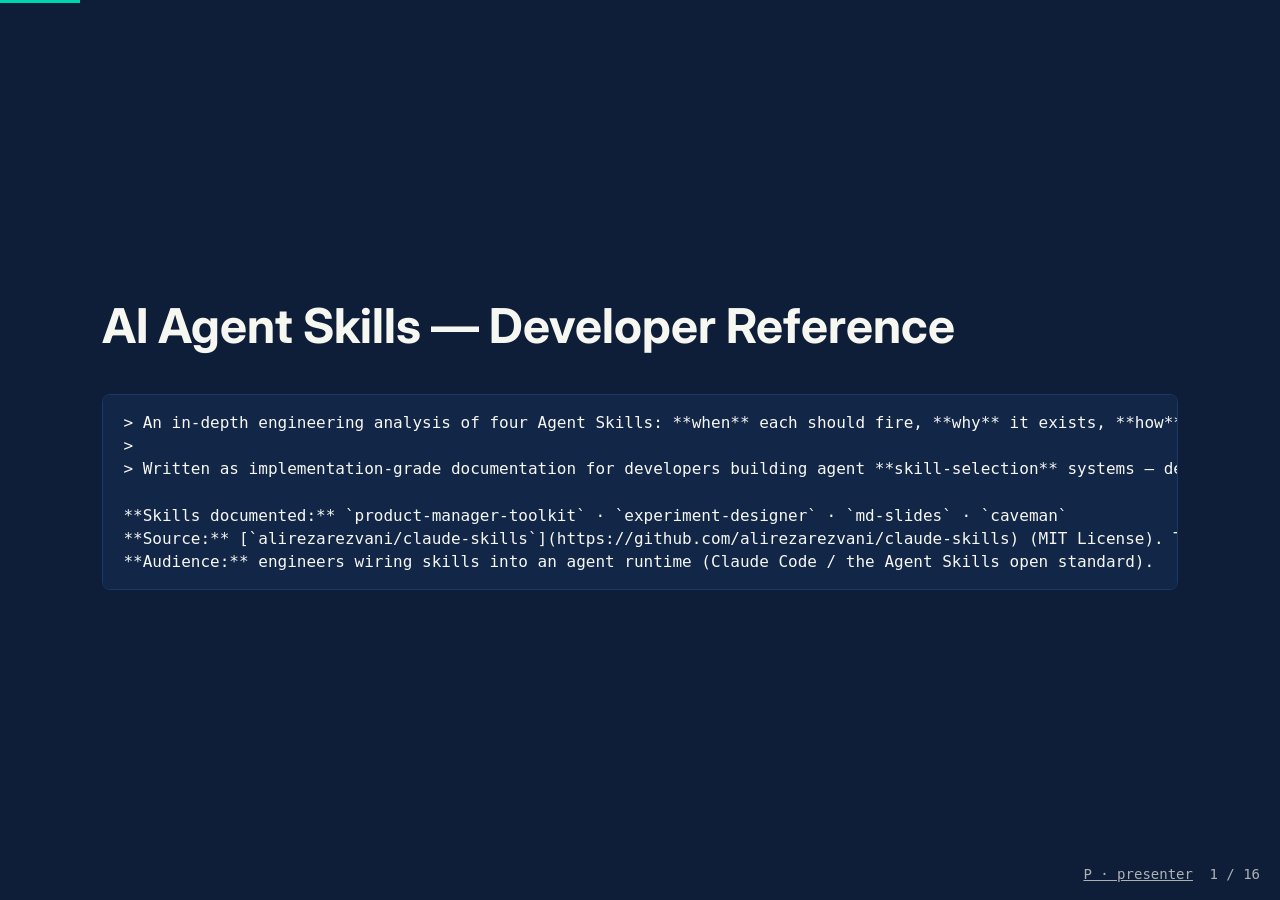
<file: Week-4-Using-and-Building-Claude-Skills/Day-2-Using-Existing-Skills/Executing-Claude-Skills/MD-Slides/Output/deck-skills-md.html>
<!DOCTYPE html>
<html lang="en">
<head>
<meta charset="utf-8">
<meta name="viewport" content="width=device-width, initial-scale=1">
<title>AI Agent Skills — Developer Reference</title>
<link rel="preconnect" href="https://fonts.googleapis.com" crossorigin>
<link rel="stylesheet" href="https://fonts.googleapis.com/css2?family=Inter:wght@400;600;700&display=swap">

<style>
:root {
    --md-bg: #0E1E38;
    --md-surface: #142B50;
    --md-border: #1A3868;
    --md-text: #F7F7F2;
    --md-text-muted: rgba(247, 247, 242, 0.68);
    --md-accent: #00D4AA;
    --md-accent-soft: rgba(0, 212, 170, 0.14);
    --md-code-bg: #122648;
    --md-link: #00D4AA;
    --md-link-hover: #08FECE;
    --md-success: #10A85C;
    --md-warn: #C87C10;
    --md-font-heading: 'Inter', system-ui, -apple-system, sans-serif;
    --md-font-body: 'Inter', system-ui, -apple-system, sans-serif;
    --md-font-mono: 'JetBrains Mono', ui-monospace, SFMono-Regular, Menlo, monospace;
}

* { box-sizing: border-box; }
html, body { margin: 0; padding: 0; height: 100%; overflow: hidden; }
body {
    background: var(--md-bg);
    color: var(--md-text);
    font-family: var(--md-font-body);
    font-size: 22px;
    line-height: 1.45;
}

/* Slide layout — each slide is a viewport-sized panel */
.deck { width: 100vw; height: 100vh; position: relative; }
.slide {
    position: absolute;
    inset: 0;
    display: none;
    flex-direction: column;
    justify-content: center;
    padding: 4vh 8vw;
    overflow: auto;
}
.slide.active { display: flex; }
.slide h1, .slide h2, .slide h3 {
    font-family: var(--md-font-heading);
    margin: 0 0 0.6em;
    line-height: 1.15;
    font-weight: 700;
}
.slide h1 { font-size: 3rem; }
.slide h2 { font-size: 2.5rem; }
.slide h3 { font-size: 1.875rem; }
.slide p { margin: 0.5em 0 1em; font-size: 1.25rem; }
.slide ul, .slide ol { padding-left: 1.5em; font-size: 1.25rem; }
.slide li { margin: 0.4em 0; }
.slide a { color: var(--md-link); }
.slide code {
    background: var(--md-code-bg);
    padding: 0.1em 0.3em;
    border-radius: 4px;
    font-family: var(--md-font-mono);
    font-size: 0.9em;
}
.slide pre {
    background: var(--md-code-bg);
    border: 1px solid var(--md-border);
    border-radius: 8px;
    padding: 1rem 1.25rem;
    font-family: var(--md-font-mono);
    font-size: 1rem;
    overflow: auto;
    margin: 0.75em 0;
}
.slide pre code { background: transparent; padding: 0; }
.slide table {
    width: 100%;
    border-collapse: collapse;
    margin: 1em 0;
    font-size: 1.125rem;
}
.slide th, .slide td { border: 1px solid var(--md-border); padding: 0.5em 0.75em; text-align: left; }
.slide th { background: var(--md-surface); font-weight: 600; }
.slide td.align-center, .slide th.align-center { text-align: center; }
.slide td.align-right, .slide th.align-right { text-align: right; }
.slide blockquote {
    border-left: 4px solid var(--md-accent);
    margin: 1em 0;
    padding: 0.4em 1em;
    color: var(--md-text-muted);
    font-style: italic;
    font-size: 1.25rem;
}
.slide hr { border: 0; border-top: 1px solid var(--md-border); margin: 1.5em 0; }

.slide .callout {
    border-left: 4px solid var(--md-accent);
    background: var(--md-accent-soft);
    padding: 0.75em 1em;
    margin: 1em 0;
    border-radius: 0 8px 8px 0;
}
.slide .callout-label {
    font-family: var(--md-font-heading);
    font-weight: 700;
    font-size: 0.875rem;
    letter-spacing: 0.05em;
    text-transform: uppercase;
    color: var(--md-accent);
    margin-bottom: 0.25em;
    display: flex;
    gap: 0.5em;
    align-items: center;
}
.slide .callout-note { border-left-color: var(--md-link); }
.slide .callout-tip { border-left-color: var(--md-success); }
.slide .callout-warning { border-left-color: var(--md-warn); }
.slide .callout-caution { border-left-color: var(--md-warn); }

/* Chrome (slide counter + hint) */
.chrome {
    position: fixed;
    bottom: 1rem;
    right: 1.25rem;
    font-family: var(--md-font-mono);
    font-size: 0.875rem;
    color: var(--md-text-muted);
    user-select: none;
}
.chrome a { color: var(--md-text-muted); margin-right: 0.5rem; }
.chrome a:hover { color: var(--md-accent); }

/* Progress bar */
.progress {
    position: fixed;
    top: 0; left: 0;
    height: 3px;
    background: var(--md-accent);
    transition: width 0.2s ease;
    z-index: 100;
}

/* Presenter mode (P key toggles body class) */
body.presenter .deck { width: 60vw; }
body.presenter .presenter-panel { display: flex; }
.presenter-panel {
    display: none;
    position: fixed;
    top: 0; right: 0;
    width: 40vw;
    height: 100vh;
    background: var(--md-surface);
    border-left: 1px solid var(--md-border);
    flex-direction: column;
    padding: 1.5rem 1.5rem;
    font-size: 1rem;
    overflow: auto;
}
.presenter-panel h3 {
    font-family: var(--md-font-heading);
    font-size: 0.875rem;
    text-transform: uppercase;
    letter-spacing: 0.05em;
    color: var(--md-text-muted);
    margin: 0 0 0.5rem;
    border-bottom: 1px solid var(--md-border);
    padding-bottom: 0.4rem;
}
.presenter-panel .clock { font-family: var(--md-font-mono); font-size: 1.5rem; margin-bottom: 1rem; }
.presenter-panel .notes { flex: 1; line-height: 1.5; color: var(--md-text); margin-bottom: 1rem; white-space: pre-wrap; }
.presenter-panel .next-preview {
    background: var(--md-bg);
    border: 1px solid var(--md-border);
    border-radius: 8px;
    padding: 0.75rem 1rem;
    font-size: 0.875rem;
    max-height: 25vh;
    overflow: hidden;
    opacity: 0.7;
}
.presenter-panel .next-preview h4 {
    font-family: var(--md-font-heading);
    margin: 0 0 0.3em;
    font-size: 1rem;
    color: var(--md-accent);
}

/* Print: all slides visible, one per page */
@media print {
    html, body { height: auto; overflow: visible; }
    .chrome, .progress, .presenter-panel { display: none !important; }
    .deck, body.presenter .deck { width: 100%; height: auto; }
    .slide {
        display: flex !important;
        position: relative;
        height: 100vh;
        page-break-after: always;
        break-after: page;
    }
    .slide:last-child { page-break-after: auto; }
}

@media (prefers-reduced-motion: reduce) {
    * { animation: none !important; transition: none !important; }
}
</style>
</head>
<body class="style-technical">
<div id="progress" class="progress"></div>
<div class="deck">
<section class="slide" id="slide-1" data-notes=""><h1>AI Agent Skills — Developer Reference</h1><pre>&gt; An in-depth engineering analysis of four Agent Skills: **when** each should fire, **why** it exists, **how** its trigger logic works, and **how** it improves an AI agent&#x27;s performance.
&gt;
&gt; Written as implementation-grade documentation for developers building agent **skill-selection** systems — detailed enough to rebuild a similar router from scratch.

**Skills documented:** `product-manager-toolkit` · `experiment-designer` · `md-slides` · `caveman`
**Source:** [`alirezarezvani/claude-skills`](https://github.com/alirezarezvani/claude-skills) (MIT License). The `caveman` skill is in turn derived from [Matt Pocock&#x27;s caveman](https://github.com/mattpocock/skills) (MIT).
**Audience:** engineers wiring skills into an agent runtime (Claude Code / the Agent Skills open standard).</pre></section>
<section class="slide" id="slide-2" data-notes=""><h1>What a &quot;skill&quot; is (30-second primer)</h1><pre>A skill is a folder containing a `SKILL.md` (instructions + YAML frontmatter) and optional supporting files: reference docs, templates, and executable scripts. The agent runtime works by **progressive disclosure** in three levels:

1. **Level 1 — always loaded:** every skill&#x27;s `name` + `description`. Cheap (a few tokens each). This is what the router matches against.
2. **Level 2 — loaded on selection:** the full `SKILL.md` body, read into context only once the skill is judged relevant or explicitly invoked.
3. **Level 3 — loaded on demand:** supporting files (references, scripts) are opened only at the moment they&#x27;re needed.

A skill can be invoked **two ways**:

- **Automatic** — the agent reads the Level-1 descriptions and picks a match from a natural-language request. Description quality *is* trigger quality.
- **Explicit** — the user types `/skill-name`, forcing invocation regardless of the match score.

Every skill in this document exists to close the same gap: a task the agent *could* attempt by improvising, but performs more **reliably, cheaply, and reproducibly** with packaged instructions plus deterministic scripts.</pre></section>
<section class="slide" id="slide-3" data-notes=""><h1>Conventions used throughout</h1><pre>This handbook rates and routes every skill using three shared instruments. They are defined once here and reused in each skill&#x27;s chapter.

**Trigger-confidence bands** — how sure the agent should be before firing:

| Confidence | Action |
|---|---|
| **95–100%** | Always trigger |
| **70–95%** | Trigger unless a better-scoped skill matches |
| **40–70%** | Ask one clarifying question, then decide |
| **&lt; 40%** | Do not trigger |

**Decision-matrix axes** — each skill is scored 1–10 (higher = better/cheaper/safer) on: **Speed**, **Accuracy**, **Cost**, **Complexity** (10 = simple), **Risk** (10 = low risk), **Reliability**.

**Signal vocabulary** — trigger reasoning is described as a pipeline: `detect intent → check ambiguity → verify constraints → compare vs siblings → decide priority → execute → return`.

&gt; ℹ️ **Framing note.** These four skills are *domain* skills (documents, product management, statistics, communication style), not generic primitives like &quot;web search.&quot; So &quot;trigger conditions&quot; here means *the agent choosing this skill over answering directly or over a sibling skill* — which is exactly the decision a skill-router must make.</pre></section>
<section class="slide" id="slide-4" data-notes=""><h1>Table of Contents</h1><pre>**Per-skill references**

1. [product-manager-toolkit](#1-product-manager-toolkit)
2. [experiment-designer](#2-experiment-designer)
3. [md-slides](#3-md-slides)
4. [caveman](#4-caveman)

Each chapter follows the identical 19-section template: *Overview · Trigger Conditions · Decision Tree · Internal Logic · Input · Output · Example Requests · Comparison · Strengths · Weaknesses · Real-World Examples · Trigger Confidence · Priority · Flow Diagram · Sequence Diagram · Decision Matrix · Best Practices · Common Bugs · Summary.*

**Global chapters**

- [Complete Skill Comparison Matrix](#complete-skill-comparison-matrix)
- [Skill Interaction Graph](#skill-interaction-graph)
- [Agent Decision Pipeline](#agent-decision-pipeline)
- [Trigger Hierarchy](#trigger-hierarchy)
- [Common Prompt Patterns](#common-prompt-patterns)
- [Skill Taxonomy](#skill-taxonomy)
- [Architecture Overview](#architecture-overview)
- [Appendix — Licensing &amp; Attribution](#appendix--licensing--attribution)</pre></section>
<section class="slide" id="slide-5" data-notes=""><h1>1. product-manager-toolkit</h1><pre>&gt; **One-liner:** turns messy product inputs — feature lists, interview transcripts — into scored, defensible product decisions using RICE prioritization and structured research synthesis.

### 1.1 Overview

**What it is.** A multi-tool product-management skill bundling two deterministic scripts (`rice_prioritizer.py`, `customer_interview_analyzer.py`) plus reference frameworks (RICE, Opportunity Solution Tree, JTBD) and PRD templates.

**Why it exists.** Prioritization and research synthesis are the two most judgment-heavy, most-repeated PM tasks. Done ad hoc, they&#x27;re inconsistent across people and weeks: everyone scores RICE slightly differently, and interview insights get lost. The skill freezes a *formula* and a *portfolio-analysis method* so the same inputs always yield the same ranking.

**What problem it solves.** It removes three failure modes: (1) opinion-driven roadmaps with no traceable math, (2) research that never gets synthesized into patterns, and (3) reinventing PRD structure every feature.

**Why an agent should use it instead of improvising.** An LLM can *describe* RICE from memory, but it will not compute a reproducible score, apply consistent effort→person-month conversions, run portfolio balance analysis, or emit machine-readable JSON/CSV for downstream tools. The script guarantees arithmetic correctness and a stable output contract; freelancing the math invites drift and hallucinated numbers.

### 1.2 Trigger Conditions

**Fire when the request involves:**
- Ranking / prioritizing a set of features or initiatives (&quot;what should we build first?&quot;).
- Synthesizing user or customer research (&quot;what are the themes in these interviews?&quot;).
- Producing requirement documentation (PRD, feature brief, epic).
- Shaping product strategy, discovery, or go-to-market planning.

**Strong signals:** presence of a feature *list* with any of reach/impact/effort language; an interview *transcript* attached; the words RICE, prioritization, roadmap, PRD, discovery, JTBD, opportunity tree.

**Do NOT trigger when:**
- The user wants **experiment/statistics** design (sample size, A/B) → that&#x27;s `experiment-designer`.
- The user wants the *output rendered as slides* → hand the ranked result to `md-slides`.
- The request is a single yes/no product opinion with no set to score (&quot;should we add dark mode?&quot;) — answer directly; RICE on one item is noise.
- It&#x27;s generic business writing (an email, a blog post) with no PM artifact.

**Edge cases &amp; false positives:**
- &quot;Prioritize my day / my inbox&quot; — colloquial &quot;prioritize,&quot; not product prioritization. Do not fire.
- A feature list with **no effort or reach data** — fire, but flag that RICE needs those columns or it degrades to guesswork.
- One interview line (&quot;users hate the login&quot;) — too little to analyze; treat as a single pain point, don&#x27;t spin up the analyzer.

### 1.3 Decision Tree

```
User request
     │
     ▼
Is there a product artifact? (feature set / transcript / PRD need)
     │
 ┌───┴────┐
 No       Yes
 │         │
 ▼         ▼
Answer   Is it a set to RANK, research to SYNTHESIZE, or a doc to WRITE?
directly       │
        ┌──────┼───────────────┐
        ▼      ▼               ▼
      RANK   SYNTHESIZE      WRITE DOC
        │      │               │
        ▼      ▼               ▼
   Does it   Is transcript   Use PRD templates
   need stats? &gt;~1 exchange?  (references/)
        │           │
     ┌──┴──┐     ┌──┴──┐
     Yes   No    Yes   No
     │     │     │     │
     ▼     ▼     ▼     ▼
  experiment RICE  interview  treat as
  -designer  tool  analyzer   single note
```

### 1.4 Internal Logic

1. **Detect intent** — classify the request as `RANK | SYNTHESIZE | DOCUMENT | STRATEGY`.
2. **Check ambiguity** — is &quot;prioritize&quot; product-prioritization or day-planning? Is the attachment a transcript or a spec?
3. **Verify constraints** — for RANK, are reach/impact/confidence/effort present or derivable? For SYNTHESIZE, is there enough transcript?
4. **Compare vs siblings** — if the core need is statistical validity → defer to `experiment-designer`; if it&#x27;s slide output → this produces data, `md-slides` renders it.
5. **Decide priority** — this skill *produces the decision*; rendering/statistics skills sit downstream.
6. **Execute** — run `rice_prioritizer.py` or `customer_interview_analyzer.py`, or select a PRD template.
7. **Return** — ranked table + portfolio analysis, or structured insight report, plus a plain-language interpretation.

### 1.5 Input

**RICE Prioritizer**
- **Required:** a CSV with columns `name, reach, impact, confidence, effort, description`.
  - `reach` = integer (people/period affected).
  - `impact` = enum: `massive | high | medium | low` (mapped to a numeric multiplier).
  - `confidence` = enum: `high | medium | low` (mapped to a percentage).
  - `effort` = t-shirt size enum: `s | m | l | xl` (mapped to person-months).
- **Optional:** `--capacity &lt;int&gt;` (person-months/quarter, default **10**); `--output {text,json,csv}` (default `text`).
- **Bootstrap:** `rice_prioritizer.py sample` writes `sample_features.csv` so the tool runs with zero setup.

**Customer Interview Analyzer**
- **Required:** a plain-text transcript file (positional `file` arg).
- **Optional:** `json` positional flag for machine-readable output.
- **Validation:** missing file → exit code `1`. Enum typos in the CSV (e.g. `effort=medium`) are the most common input error — effort must be a size, not an impact word.

### 1.6 Output

**RICE Prioritizer returns:**
- A ranked table (highest RICE first) with per-feature scores.
- **Portfolio analysis** — quick-wins vs big-bets distribution, effort concentration warnings.
- A **capacity-fit roadmap** (what fits this quarter given `--capacity`).
- Formats: human `text`, integration `json`, spreadsheet `csv`.

**Interview Analyzer returns:** pain points with severity, feature requests with priority, JTBD patterns, per-section sentiment, key themes, notable quotes, competitor mentions — as text or JSON.

- **Success:** deterministic, reproducible ranking/report.
- **Failure:** malformed CSV row → parse error; empty/one-line transcript → thin report the agent should caveat.

### 1.7 Example User Requests

&lt;details&gt;&lt;summary&gt;&lt;b&gt;10 requests that SHOULD trigger&lt;/b&gt;&lt;/summary&gt;

1. &quot;Here&#x27;s our backlog CSV — rank these 12 features by RICE.&quot; → RICE Prioritizer
2. &quot;We have 8 features and 15 person-months next quarter; what fits?&quot; → RICE + capacity
3. &quot;Score these initiatives and tell me the quick wins vs big bets.&quot; → portfolio analysis
4. &quot;Synthesize these 6 interview transcripts into themes.&quot; → Interview Analyzer
5. &quot;What are the top pain points from this user call?&quot; → Interview Analyzer
6. &quot;Turn this discovery research into prioritized opportunities.&quot; → analyzer → RICE
7. &quot;Write a one-page PRD for the notifications feature.&quot; → PRD template
8. &quot;Which of these bets aligns best with our strategy, with the math shown?&quot; → RICE
9. &quot;Give me JSON of RICE scores so I can pipe it into Jira.&quot; → RICE `--output json`
10. &quot;Help me prioritize the roadmap for Q3.&quot; → RICE

&lt;/details&gt;

&lt;details&gt;&lt;summary&gt;&lt;b&gt;10 requests that should NOT trigger (and why)&lt;/b&gt;&lt;/summary&gt;

1. &quot;Prioritize my to-do list for today.&quot; → personal task-planning, not product prioritization.
2. &quot;How many users do I need to detect a 2% lift?&quot; → statistics → `experiment-designer`.
3. &quot;Make these RICE results into a slide deck.&quot; → rendering → `md-slides` (this skill already produced the data).
4. &quot;Should we add dark mode?&quot; → single opinion, nothing to rank.
5. &quot;Write me a marketing email about the launch.&quot; → generic writing, no PM artifact.
6. &quot;Explain what RICE stands for.&quot; → definitional; answer directly (Level-1 knowledge is enough).
7. &quot;Summarize this news article.&quot; → not a research transcript.
8. &quot;Fix the bug in this Python function.&quot; → engineering task.
9. &quot;What&#x27;s our MRR growth?&quot; → finance metrics, not prioritization.
10. &quot;Design an A/B test for the new onboarding.&quot; → `experiment-designer`.

&lt;/details&gt;

### 1.8 Comparison

| Instead of… | Use product-manager-toolkit when… | Why |
|---|---|---|
| Answering RICE from memory | You need a **reproducible score + portfolio math** | LLM prose can&#x27;t guarantee arithmetic or a stable output contract |
| A generic spreadsheet skill | Inputs are **PM-semantic** (t-shirt effort, impact enums) | The script encodes the RICE mapping and capacity model |
| `experiment-designer` | You must **rank** ideas, not **validate** one | Prioritization ≠ statistical inference |
| `md-slides` | You need the **decision**, not the **rendering** | This is upstream: it produces the data slides display |
| Manual note review | You have **multiple transcripts** to pattern-match | Analyzer surfaces cross-interview themes consistently |

### 1.9 Strengths

- **Reproducibility** — identical CSV → identical ranking, every run.
- **Traceability** — every priority has visible RICE math a stakeholder can audit.
- **Portfolio awareness** — flags all-XL roadmaps and effort concentration, not just per-item scores.
- **Interoperable** — JSON/CSV output chains into trackers and `md-slides`.
- **Zero-dependency** — stdlib only; runs anywhere, no install.

### 1.10 Weaknesses

- **Garbage-in** — RICE is only as honest as the reach/impact/effort estimates; the tool can&#x27;t detect optimistic inputs.
- **False precision** — a crisp score can imply more certainty than the guesses behind it.
- **Not statistical** — it prioritizes; it does not prove impact (that&#x27;s `experiment-designer`).
- **Enum brittleness** — effort/impact typos silently distort scores if not validated.
- **Thin-data analyzer** — one short transcript yields a shallow report.

### 1.11 Real-World Examples

&lt;details&gt;&lt;summary&gt;&lt;b&gt;Conversation A — feature ranking&lt;/b&gt;&lt;/summary&gt;

- **User →** &quot;Here&#x27;s `backlog.csv` with 14 features. We have 18 person-months in Q3. What should we build?&quot;
- **Assistant →** runs `rice_prioritizer.py backlog.csv --capacity 18`, returns ranked table + &quot;3 quick wins fit in month 1; &#x27;Billing rework&#x27; (XL) eats 60% of capacity — consider splitting.&quot;
- **Reasoning →** artifact = feature set to rank; capacity given; no statistics needed.
- **Skill Used →** product-manager-toolkit (RICE Prioritizer)

&lt;/details&gt;

&lt;details&gt;&lt;summary&gt;&lt;b&gt;Conversation B — research synthesis&lt;/b&gt;&lt;/summary&gt;

- **User →** &quot;I ran 6 user interviews. Transcripts attached. What are the patterns?&quot;
- **Assistant →** runs `customer_interview_analyzer.py` per transcript, aggregates, reports &quot;Onboarding friction cited in 5/6 (high severity); export requested in 4/6.&quot;
- **Reasoning →** multiple transcripts → cross-interview pattern-matching is exactly the analyzer&#x27;s job.
- **Skill Used →** product-manager-toolkit (Interview Analyzer)

&lt;/details&gt;

&lt;details&gt;&lt;summary&gt;&lt;b&gt;Conversation C — correct hand-off&lt;/b&gt;&lt;/summary&gt;

- **User →** &quot;Rank these, then let&#x27;s test the top one properly.&quot;
- **Assistant →** RICE-ranks first (this skill), then hands the winner to `experiment-designer` for sample-size + hypothesis.
- **Reasoning →** two intents: RANK (here) then VALIDATE (sibling). Chain, don&#x27;t conflate.
- **Skill Used →** product-manager-toolkit → experiment-designer

&lt;/details&gt;

### 1.12 Trigger Confidence

| Confidence | Situation |
|---|---|
| **95–100%** | Feature CSV or transcript attached with explicit prioritize/synthesize ask → fire |
| **70–95%** | &quot;Help me prioritize the roadmap&quot; with no file yet → fire, request the CSV |
| **40–70%** | &quot;What should we focus on?&quot; — could be strategy or ranking → ask one question |
| **&lt; 40%** | &quot;Prioritize my emails&quot; / single-feature opinion → don&#x27;t fire |

### 1.13 Priority

- **Runs before** `md-slides` (produces the data that slides render) and often **before** `experiment-designer` (rank, then test the winner).
- **Overridden by** `experiment-designer` when the true need is statistical validity, not ranking.
- **Runs together with** neither script simultaneously — RICE and the analyzer are sequential stages of one workflow (synthesize → then rank).
- **Never runs with** `caveman` mid-analysis (compression could truncate the audit trail stakeholders need).

```
Precedence:  interview-analyzer ─► RICE-prioritizer ─► (experiment-designer | md-slides)
             (synthesize)          (decide)             (validate)         (present)
```

### 1.14 Flow Diagram

```mermaid
flowchart TD
    A[Request] --&gt; B{Product artifact?}
    B -- No --&gt; Z[Answer directly]
    B -- Yes --&gt; C{Intent}
    C -- Rank --&gt; D{Reach/Impact/Effort present?}
    C -- Synthesize --&gt; E{Enough transcript?}
    C -- Document --&gt; F[Select PRD template]
    D -- Yes --&gt; G[rice_prioritizer.py]
    D -- No --&gt; H[Ask for RICE columns]
    E -- Yes --&gt; I[customer_interview_analyzer.py]
    E -- No --&gt; J[Treat as single note]
    G --&gt; K[Ranked table + portfolio + roadmap]
    I --&gt; L[Themes + pains + JTBD + quotes]
    K --&gt; M{Need stats or slides?}
    M -- Stats --&gt; N[experiment-designer]
    M -- Slides --&gt; O[md-slides]
    M -- No --&gt; P[Return decision]
```

### 1.15 Sequence Diagram

```mermaid
sequenceDiagram
    participant U as User
    participant A as Agent/Router
    participant S as product-manager-toolkit
    participant FS as Scripts (stdlib)
    U-&gt;&gt;A: &quot;Rank backlog.csv, capacity 18&quot;
    A-&gt;&gt;A: intent=RANK, constraints OK
    A-&gt;&gt;S: invoke (Level-2 SKILL.md)
    S-&gt;&gt;FS: rice_prioritizer.py backlog.csv --capacity 18
    FS--&gt;&gt;S: ranked rows + portfolio + roadmap
    S--&gt;&gt;A: structured result
    A--&gt;&gt;U: table + plain-language interpretation
```

### 1.16 Decision Matrix

| Axis | Score | Why |
|---|---|---|
| Speed | 9 | Pure arithmetic on a CSV; sub-second |
| Accuracy | 8 | Math is exact; accuracy of *decisions* depends on input estimates |
| Cost | 9 | Stdlib, no API/network |
| Complexity | 7 | Two scripts + enums to learn; CSV schema must be right |
| Risk | 8 | Low — worst case is a mis-ranked backlog, not a destructive action |
| Reliability | 9 | Deterministic, stable output contract |

### 1.17 Best Practices

- **Do** validate the CSV enums before running; reject `effort=medium`.
- **Do** run sensitivity analysis (&quot;what if effort is 2× off?&quot;) before committing a roadmap.
- **Do** synthesize interviews *first*, then feed emergent opportunities into RICE.
- **Don&#x27;t** RICE a single item — it&#x27;s meaningless without a comparison set.
- **Don&#x27;t** present the score without the assumptions behind it.
- **Tip:** emit `--output json` when the next step is a tracker; `csv` when a human will edit in Sheets.

### 1.18 Common Bugs

- **Triggering too early** — firing on colloquial &quot;prioritize&quot; (day/inbox). Guard with the artifact check.
- **Triggering too late** — user pasted a transcript inline and the router missed it as &quot;just text.&quot;
- **Conflict** — both this and `experiment-designer` look plausible for &quot;figure out what to build and prove it&quot;; resolve by *sequencing*, not choosing.
- **Redundant calls** — re-running RICE on unchanged inputs; cache the ranking.
- **Silent distortion** — enum typos accepted → wrong scores with no error.

### 1.19 Summary

- **Purpose:** produce reproducible, auditable product decisions (rankings + research synthesis).
- **Use when:** you have a set to rank, transcripts to synthesize, or a PRD to write.
- **Avoid when:** you need statistical proof (`experiment-designer`), slide rendering (`md-slides`), or you&#x27;re only &quot;prioritizing&quot; your day.</pre></section>
<section class="slide" id="slide-6" data-notes=""><h1>2. experiment-designer</h1><pre>&gt; **One-liner:** turns a fuzzy &quot;let&#x27;s test this&quot; into a defensible experiment — a falsifiable hypothesis, defined metrics, a correctly-powered sample size, and a disciplined read of the result.

### 2.1 Overview

**What it is.** A statistics-with-guardrails skill for product experimentation. It supplies a hypothesis format (If/Then/Because), a metric taxonomy (primary/guardrail/secondary), ICE prioritization, interpretation rules, and one deterministic script: `sample_size_calculator.py`.

**Why it exists.** Teams routinely run **underpowered** tests (too few users → false negatives), peek early, change the treatment mid-flight, or declare victory off a bare p-value. Each of these silently invalidates the result. The skill encodes the statistical hygiene most PMs don&#x27;t hold in their head.

**What problem it solves.** It converts intuition into a pre-registered, analyzable design and prevents the classic inferential errors that make A/B results untrustworthy.

**Why an agent should use it instead of improvising.** Sample-size math (z-scores, pooled variance, power) is exactly the kind of arithmetic LLMs approximate badly from memory. The script computes it correctly; the SKILL.md supplies the *interpretation* discipline (practical vs statistical significance, CI reading) that stops the agent from over-claiming.

### 2.2 Trigger Conditions

**Fire when the request involves:**
- Planning an A/B or multivariate experiment.
- Writing a testable hypothesis / success criteria.
- Estimating sample size or minimum detectable effect (MDE).
- Prioritizing experiments (ICE).
- Interpreting statistical output for a product decision.

**Strong signals:** words like A/B test, experiment, sample size, statistical significance, p-value, confidence interval, MDE, power, conversion lift, &quot;how many users do I need.&quot;

**Do NOT trigger when:**
- The user wants to **rank features**, not test one → `product-manager-toolkit`.
- It&#x27;s a pure math/stats question unrelated to a product experiment (answer directly if trivial).
- They want the plan **as slides** → design here, render with `md-slides`.
- There is no metric or intervention — nothing to power.

**Edge cases &amp; false positives:**
- &quot;Test this function&quot; — software testing, not statistical experimentation. Do not fire.
- &quot;A/B&quot; used loosely to mean &quot;compare two options&quot; with no metric → clarify before firing.
- Baseline rate given as a percentage (`12`) vs proportion (`0.12`) — the script expects a proportion in (0,1); `12` fails validation.

### 2.3 Decision Tree

```
User request
     │
     ▼
Is this about validating a change with data?
     │
 ┌───┴────┐
 No       Yes
 │         │
 ▼         ▼
Answer   Is there a metric + an intervention?
directly       │
          ┌────┴─────┐
          No         Yes
          │           │
          ▼           ▼
     Ask for      What stage?
     metric   ┌───────┼─────────────┬───────────┐
              ▼       ▼             ▼           ▼
          HYPOTHESIS  SAMPLE SIZE   PRIORITIZE  INTERPRET
              │       │             │           │
              ▼       ▼             ▼           ▼
         If/Then/  sample_size_   ICE score   CI + practical
         Because   calculator.py              significance
```

### 2.4 Internal Logic

1. **Detect intent** — `HYPOTHESIS | POWER/SAMPLE | PRIORITIZE | INTERPRET`.
2. **Check ambiguity** — is &quot;A/B&quot; statistical or colloquial? Is &quot;test&quot; software or experiment?
3. **Verify constraints** — is there a baseline rate and a target effect? Is the baseline a valid proportion?
4. **Compare vs siblings** — ranking many ideas → `product-manager-toolkit`; this skill is for *one* rigorously-tested change.
5. **Decide priority** — usually *downstream* of prioritization (test the winner) and *upstream* of any deck.
6. **Execute** — run `sample_size_calculator.py`; or draft the hypothesis/metrics; or apply interpretation guardrails.
7. **Return** — n/variant, n/total, runtime estimate, plus the caveats (statistical ≠ business significance).

### 2.5 Input

**`sample_size_calculator.py`**
- **Required:** `--baseline-rate &lt;float in (0,1)&gt;` — current conversion/proportion.
- **Required-ish:** `--mde &lt;float&gt;` — minimum detectable effect (must be &gt; 0).
- **Optional:** `--mde-type {absolute,relative}` (default **relative**); `--alpha &lt;float&gt;` (default **0.05**); `--power &lt;float&gt;` (default **0.8**); `--daily-samples &lt;int&gt;` (default **0**, enables a runtime estimate).
- **Validation:** rates must be strictly between 0 and 1; `mde` must be &gt; 0; a target equal to baseline raises &quot;MDE resolves to zero&quot;; alpha/power must be in (0,1).

**Non-script inputs (from the SKILL.md workflow):** the intervention, audience, primary metric, guardrails, and expected minimum effect for the hypothesis and metric-definition steps.

### 2.6 Output

**`sample_size_calculator.py` returns:** `baseline_rate`, `target_rate`, `mde_type`, `alpha`, `power`, `n_per_group`, `n_total`, and (if `--daily-samples` set) `estimated_days`.

**Skill-level outputs:** a written If/Then/Because hypothesis, a metric set (primary/guardrail/secondary), an ICE ranking, and an interpretation verdict comparing the point estimate + CI against a business threshold.

- **Success:** a pre-registered, powered, analyzable design.
- **Failure modes surfaced:** invalid proportions rejected; a tiny relative MDE explodes `n_total` (a signal, not a bug).

### 2.7 Example User Requests

&lt;details&gt;&lt;summary&gt;&lt;b&gt;10 requests that SHOULD trigger&lt;/b&gt;&lt;/summary&gt;

1. &quot;How many users do I need to detect a 2-point lift from a 10% baseline?&quot; → sample_size
2. &quot;Design an A/B test for the new onboarding flow.&quot; → hypothesis + metrics + power
3. &quot;Write a testable hypothesis for the pricing-page change.&quot; → If/Then/Because
4. &quot;Is this result significant, or should we keep running?&quot; → interpretation guardrails
5. &quot;What&#x27;s my MDE if I can only get 5,000 users per arm?&quot; → sample_size (inverted)
6. &quot;Prioritize these 6 experiments.&quot; → ICE
7. &quot;How long should this test run at 2,000 signups/day?&quot; → sample_size `--daily-samples`
8. &quot;Our p-value is 0.03 but the lift is tiny — ship it?&quot; → practical vs statistical significance
9. &quot;Set alpha 0.01 and power 0.9 — recompute sample size.&quot; → sample_size with flags
10. &quot;Define guardrail metrics for this checkout experiment.&quot; → metric taxonomy

&lt;/details&gt;

&lt;details&gt;&lt;summary&gt;&lt;b&gt;10 requests that should NOT trigger (and why)&lt;/b&gt;&lt;/summary&gt;

1. &quot;Rank our roadmap by impact.&quot; → prioritization → `product-manager-toolkit`.
2. &quot;Write unit tests for this module.&quot; → software testing, not statistics.
3. &quot;Turn my experiment plan into slides.&quot; → rendering → `md-slides`.
4. &quot;What&#x27;s the average of these numbers?&quot; → trivial math; answer directly.
5. &quot;Explain what a p-value is.&quot; → definitional; answer directly.
6. &quot;Summarize this research paper.&quot; → not experiment design.
7. &quot;Should we build feature X?&quot; → product opinion, no metric/intervention.
8. &quot;Compare React vs Vue.&quot; → not an experiment.
9. &quot;Analyze these interview transcripts.&quot; → `product-manager-toolkit`.
10. &quot;Estimate our Q4 revenue.&quot; → forecasting, not experimentation.

&lt;/details&gt;

### 2.8 Comparison

| Instead of… | Use experiment-designer when… | Why |
|---|---|---|
| Guessing sample size | You need a **correctly powered** n | Power math is easy to get wrong by hand/LLM |
| `product-manager-toolkit` | You must **validate one** change, not rank many | Inference ≠ prioritization |
| A bare p-value read | You need **practical-significance** judgment | Significance without effect size misleads |
| A generic calculator | Inputs are **experiment-semantic** (baseline, MDE, power) | Encodes the two-proportion design |
| `md-slides` | You need the **design**, not the **deck** | Upstream of presentation |

### 2.9 Strengths

- **Prevents underpowered tests** — the #1 cause of false negatives.
- **Correct math** — deterministic z-based sample sizing, not an LLM estimate.
- **Interpretation discipline** — forces CI + practical-significance thinking.
- **Runtime planning** — `--daily-samples` turns n into calendar days.
- **Cheap &amp; portable** — stdlib only.

### 2.10 Weaknesses

- **Two-proportion focus** — the script targets conversion-rate tests; continuous-metric or sequential designs need more than this one tool.
- **No peeking protection at runtime** — it advises fixed-horizon design but can&#x27;t enforce it.
- **Assumes clean instrumentation** — can&#x27;t detect sample-ratio mismatch for you.
- **Unit traps** — percentage-vs-proportion input errors are common.
- **Not causal beyond the test** — a powered A/B still won&#x27;t fix a badly chosen metric.

### 2.11 Real-World Examples

&lt;details&gt;&lt;summary&gt;&lt;b&gt;Conversation A — power a test&lt;/b&gt;&lt;/summary&gt;

- **User →** &quot;Baseline signup is 10%. We think the new CTA adds 2 points. Users?&quot;
- **Assistant →** runs `--baseline-rate 0.10 --mde 0.02 --mde-type absolute` → &quot;3,843/arm, 7,686 total; ~4 days at 2,000/day,&quot; plus &quot;confirm 2 points is worth shipping before you commit.&quot;
- **Reasoning →** metric + intervention + baseline present → sample-size stage.
- **Skill Used →** experiment-designer (sample_size_calculator)

&lt;/details&gt;

&lt;details&gt;&lt;summary&gt;&lt;b&gt;Conversation B — interpret a result&lt;/b&gt;&lt;/summary&gt;

- **User →** &quot;p = 0.04, lift = 0.3%. Do we ship?&quot;
- **Assistant →** applies guardrails: &quot;Statistically significant, but a 0.3% lift may be below your practical threshold; check the CI width and cost to maintain.&quot;
- **Reasoning →** INTERPRET intent; the risk is over-claiming from p alone.
- **Skill Used →** experiment-designer (interpretation guardrails)

&lt;/details&gt;

&lt;details&gt;&lt;summary&gt;&lt;b&gt;Conversation C — correct upstream hand-off&lt;/b&gt;&lt;/summary&gt;

- **User →** &quot;Which experiment should we run first, and how big does it need to be?&quot;
- **Assistant →** ICE-prioritizes the experiments (this skill), then powers the top one with the calculator.
- **Reasoning →** PRIORITIZE (ICE) then POWER — both live in this skill; sequential.
- **Skill Used →** experiment-designer (ICE → sample_size)

&lt;/details&gt;

### 2.12 Trigger Confidence

| Confidence | Situation |
|---|---|
| **95–100%** | Explicit sample-size / A/B / significance request with a metric → fire |
| **70–95%** | &quot;Design an experiment for X&quot; with no numbers yet → fire, gather baseline/MDE |
| **40–70%** | &quot;Let&#x27;s test this&quot; with no metric/intervention → ask one question |
| **&lt; 40%** | &quot;Test this code&quot; / rank-features / trivial math → don&#x27;t fire |

### 2.13 Priority

- **Runs after** `product-manager-toolkit` (rank, then test the winner).
- **Runs before** `md-slides` (design, then present).
- **Overrides** `product-manager-toolkit` only when the request is genuinely inferential, not comparative.
- **Never runs with** `caveman` during interpretation (compressing statistical caveats risks dangerous over-simplification of a ship/no-ship call).

```
Precedence:  product-manager-toolkit ─► experiment-designer ─► md-slides
             (what to test)             (how to test it)        (share the plan)
```

### 2.14 Flow Diagram

```mermaid
flowchart TD
    A[Request] --&gt; B{Validate a change with data?}
    B -- No --&gt; Z[Answer directly / other skill]
    B -- Yes --&gt; C{Metric + intervention?}
    C -- No --&gt; D[Ask for metric/intervention]
    C -- Yes --&gt; E{Stage}
    E -- Hypothesis --&gt; F[If/Then/Because + metrics]
    E -- Sample size --&gt; G{Baseline 0..1 and MDE over 0?}
    E -- Prioritize --&gt; H[ICE score]
    E -- Interpret --&gt; I[CI + practical significance]
    G -- Yes --&gt; J[sample_size_calculator.py]
    G -- No --&gt; K[Fix units / reject]
    J --&gt; L[n/arm, n/total, days]
    F --&gt; M[Pre-registered design]
    L --&gt; M
    H --&gt; M
    I --&gt; N[Ship / iterate / kill]
```

### 2.15 Sequence Diagram

```mermaid
sequenceDiagram
    participant U as User
    participant A as Agent/Router
    participant S as experiment-designer
    participant FS as sample_size_calculator.py
    U-&gt;&gt;A: &quot;10% baseline, +2pt, how many users?&quot;
    A-&gt;&gt;A: intent=SAMPLE, baseline valid
    A-&gt;&gt;S: invoke (Level-2)
    S-&gt;&gt;FS: --baseline-rate 0.10 --mde 0.02 --mde-type absolute
    FS--&gt;&gt;S: n_per_group, n_total, estimated_days
    S--&gt;&gt;A: numbers + interpretation caveats
    A--&gt;&gt;U: sample size + &quot;confirm effect is worth it&quot;
```

### 2.16 Decision Matrix

| Axis | Score | Why |
|---|---|---|
| Speed | 9 | Closed-form calculation; instant |
| Accuracy | 9 | Statistically correct for two-proportion tests |
| Cost | 9 | Stdlib, no network |
| Complexity | 6 | Requires statistical literacy to supply/read inputs |
| Risk | 7 | Bad inputs → wrong-sized tests → wasted cycles (not destructive) |
| Reliability | 9 | Deterministic; validates its inputs |

### 2.17 Best Practices

- **Do** fix the sample size (or duration) *before* launching; write the stopping rule down.
- **Do** define guardrail metrics up front.
- **Do** compare the CI to a business threshold, not just p to 0.05.
- **Don&#x27;t** peek and stop early on a spike.
- **Don&#x27;t** change the treatment mid-test.
- **Tip:** pass the baseline as a proportion (`0.12`), never a percent (`12`).

### 2.18 Common Bugs

- **Triggering too early** — firing on &quot;test this code.&quot;
- **Triggering too late** — treating &quot;how many users do I need&quot; as a generic question and skipping the calculator.
- **Conflict** — competing with `product-manager-toolkit` on &quot;figure out and prove&quot;; resolve by sequencing (rank → test).
- **Unit bug** — percent-vs-proportion input silently rejected or mis-scaled.
- **Over-claim loop** — repeatedly re-reading a p-value hoping for significance (peeking).

### 2.19 Summary

- **Purpose:** design and interpret experiments with real statistical rigor.
- **Use when:** you&#x27;re powering, hypothesizing, prioritizing, or reading one A/B test.
- **Avoid when:** you&#x27;re ranking many ideas (`product-manager-toolkit`), testing software, or asking a trivial stats question.</pre></section>
<section class="slide" id="slide-7" data-notes="...

...

"><h1>3. md-slides</h1><pre>&gt; **One-liner:** converts a markdown deck into a single self-contained HTML presentation — keyboard navigation, presenter mode, and print-to-PDF — with strict refusal rules that stop it from mangling non-decks.

### 3.1 Overview

**What it is.** A markdown→presentation converter built as a three-stage stdlib pipeline: `slide_splitter.py` → `presenter_notes_parser.py` → `deck_html_renderer.py`. Output is one HTML file that runs in any browser, no server, no framework.

**Why it exists.** People author decks in markdown but need a *presentable* artifact. Existing tools either require heavy installs (reveal.js toolchains) or design apps (Keynote). This skill gives a zero-dependency, shareable single file — plus presenter mode and PDF export for free.

**What problem it solves.** The &quot;I wrote slides in markdown, now what?&quot; gap — and the inverse failure it guards against: turning a long document into a broken 40-line &quot;slide.&quot; Its refusal rules are as important as its rendering.

**Why an agent should use it instead of improvising.** Hand-writing a full HTML deck (inline CSS, keyboard handlers, presenter split-view, hash routing, print stylesheet) every time is error-prone and inconsistent. The renderer emits a battle-tested, accessible (`prefers-reduced-motion`, print media) single file, and enforces boundary/quality gates an ad-hoc attempt would skip.

### 3.2 Trigger Conditions

**Fire when:**
- An upstream `markdown-html-orchestrator` classifies the input as **SLIDES**.
- The user runs `/cs:md-slides &lt;path&gt;.md` directly.
- The markdown has **≥ 3 `---` HR lines** *or* **≥ 5 `# ` H1 headings with short bodies** (auto-detect boundary heuristic).

**Strong signals:** explicit &quot;slides / deck / presentation,&quot; slide-boundary markers, presenter-notes comments ``, a request to &quot;present&quot; or &quot;make a PDF I can flip through.&quot;

**Do NOT trigger when:**
- Input is a **long-form spec / continuous document** → route to `md-document`.
- Input is a **code review / diff** → route to `md-review`.
- The request is a **landing page** → that&#x27;s a different marketing skill.
- The user wants a native `.pptx` / `.pdf` **binary** — md-slides makes *HTML* (PDF only via browser print). For a true PowerPoint, use a dedicated `pptx` skill.

**Edge cases, false positives &amp; refusals (hard rules):**
- **No clear boundaries** → refuse, **exit 6**, route to `md-document`. (Auto mode needs ≥3 HR or ≥5 H1.)
- **Would produce 1 slide** → refuse, **exit 5** (&quot;that&#x27;s a poster, not a deck&quot;).
- **Input &lt; 100 lines** → refuse (shared converter threshold).
- **`--strict-notes` with &lt; 50% notes coverage** → refuse, **exit 7** (not set up for presenter mode).
- **Slide &gt; 40 source lines** → soft-warn (renders, but flags signal-to-noise).

### 3.3 Decision Tree

```
Markdown input
     │
     ▼
Orchestrator class or /cs:md-slides?
     │
 ┌───┴───────────────┐
 SLIDES / explicit    other
 │                     │
 ▼                     ▼
Clear slide          route to
boundaries?      md-document / md-review
 │
 ┌────┴─────┐
 No         Yes
 │           │
 ▼           ▼
Exit 6 →   &gt;= 2 slides?
md-document   │
         ┌────┴────┐
         No        Yes
         │          │
         ▼          ▼
      Exit 5     &gt;= 100 lines?
      (poster)      │
              ┌─────┴─────┐
              No          Yes
              │            │
              ▼            ▼
           refuse      strict-notes on &amp; &lt;50%?
                          │
                    ┌─────┴─────┐
                    Yes         No
                    │            │
                    ▼            ▼
                 Exit 7       RENDER deck.html
```

### 3.4 Internal Logic

1. **Detect intent** — did the orchestrator route SLIDES, or did the user invoke explicitly, or do boundary heuristics match?
2. **Check ambiguity** — deck vs continuous document? The boundary count (HR/H1) is the discriminator.
3. **Verify constraints** — run the refusal gates in order: boundaries → slide count → line count → notes coverage.
4. **Compare vs siblings** — no boundaries → `md-document`; diffs → `md-review`; landing → marketing skill; binary deck → `pptx`.
5. **Decide priority** — this is a *terminal render* stage; it consumes data other skills produce.
6. **Execute** — `slide_splitter.py` → `presenter_notes_parser.py` → `deck_html_renderer.py`.
7. **Return** — one `deck-{slug}.html` with nav + presenter mode + print stylesheet.

### 3.5 Input

- **Primary:** a markdown file with slides separated by `---` HR **or** `# ` H1 headings; optional `` presenter-notes blocks per slide.
- **Renderer flags (`deck_html_renderer.py`):** `--slides &lt;json|-&gt;` (from the notes parser, or stdin), `--output &lt;path&gt;` (else stdout), `--title &quot;&lt;tab title&gt;&quot;` (default `Deck`), `--syntax` (opt-in Prism.js for code), `--no-config` (skip design-system tokens), `--sample` (emit a demo deck), `--strict-notes` (enforce ≥50% notes coverage).
- **Design tokens:** 12 brand CSS custom properties loaded via `config_loader.py`; `design_style` affects layout density.
- **Validation:** the refusal gates in §3.2 (boundaries, slide count, line count, notes coverage).

### 3.6 Output

- **Artifact:** a single `deck-{slug}.html` (collision suffix `-2`, `-3`, …), all CSS + JS inline; only external is Google Fonts CSS (and opt-in Prism.js with `--syntax`).
- **In the file:** each slide as `&lt;section class=&quot;slide&quot;&gt;`; keyboard nav (`→`/`Space`/`PgDn` next, `←`/`PgUp` prev, `Home`/`End` jump, `P` presenter, `Esc` exit); URL-hash deep links (`deck.html#5`); progress bar; slide counter; presenter split-view (slide + notes + clock + next preview); `@media print` one-slide-per-page for PDF.
- **Success:** a portable deck that opens anywhere.
- **Failure:** one of the documented non-zero exits (5/6/7) with a routing suggestion.

### 3.7 Example User Requests

&lt;details&gt;&lt;summary&gt;&lt;b&gt;10 requests that SHOULD trigger&lt;/b&gt;&lt;/summary&gt;

1. &quot;Turn `talk.md` (slides split by `---`) into a browsable HTML deck.&quot; → render
2. &quot;Make a presentation from these 8 H1 sections.&quot; → H1 boundary mode
3. &quot;I need presenter notes and a clock while I talk.&quot; → presenter mode
4. &quot;Give me a deck I can export to PDF by printing.&quot; → print stylesheet
5. &quot;`/cs:md-slides deck.md`&quot; → explicit invocation
6. &quot;Build slides with syntax highlighting for the code blocks.&quot; → `--syntax`
7. &quot;One HTML file I can email that flips through slides.&quot; → single-file output
8. &quot;Deep-link me to slide 5 to share with a colleague.&quot; → URL hash
9. &quot;Render this markdown pitch as a keyboard-navigable deck.&quot; → render
10. &quot;Make a self-paced HTML slideshow from this outline.&quot; → render

&lt;/details&gt;

&lt;details&gt;&lt;summary&gt;&lt;b&gt;10 requests that should NOT trigger (and why)&lt;/b&gt;&lt;/summary&gt;

1. &quot;Format this 5-page spec nicely.&quot; → continuous doc → `md-document`.
2. &quot;Render this PR diff with annotations.&quot; → `md-review`.
3. &quot;Build a product landing page.&quot; → marketing/landing skill.
4. &quot;Make me an editable PowerPoint (.pptx).&quot; → binary format → `pptx` skill.
5. &quot;Here&#x27;s one paragraph — make a slide.&quot; → 1 slide → poster, refuse (exit 5).
6. &quot;Turn this 30-line note into slides.&quot; → &lt; 100 lines → refuse.
7. &quot;Summarize this document.&quot; → not a rendering task.
8. &quot;Design a logo.&quot; → graphic design, not markdown decks.
9. &quot;Convert this to Word.&quot; → `docx` skill.
10. &quot;Write the talk content for me.&quot; → authoring, not conversion (bring content first).

&lt;/details&gt;

### 3.8 Comparison

| Instead of… | Use md-slides when… | Why |
|---|---|---|
| Hand-writing HTML/JS slides | You want a **consistent, accessible** deck | Renderer ships nav + presenter + print, tested |
| `md-document` | Input is **N discrete slides**, not one flow | Boundary count decides |
| `md-review` | You&#x27;re presenting **prose**, not **diffs** | Different renderer entirely |
| A `pptx` skill | You want a **portable single HTML file**, PDF via print | Different output target (HTML vs binary) |
| Keynote / PowerPoint apps | Content is **markdown-authored** | This is a converter, not a design tool |

### 3.9 Strengths

- **Zero dependency / single file** — trivially shareable, opens in any browser.
- **Presenter mode + print-to-PDF** — real talk affordances for free.
- **Accessible** — honors `prefers-reduced-motion`; print media handled.
- **Strict guardrails** — refuses non-decks instead of producing garbage.
- **Design-system aware** — 12 brand tokens keep decks on-brand.

### 3.10 Weaknesses

- **Not a true `.pptx`/`.pdf`** — PDF only via browser print; no native binary.
- **Boundary-dependent** — bad markdown structure → refusal, not best-effort.
- **Prose decks only** — heavy graphic layouts belong in design tools.
- **Orchestrator coupling** — best behavior assumes upstream routing/config.
- **No content generation** — it converts; it won&#x27;t write your talk.

### 3.11 Real-World Examples

&lt;details&gt;&lt;summary&gt;&lt;b&gt;Conversation A — happy path&lt;/b&gt;&lt;/summary&gt;

- **User →** &quot;`launch.md` has 10 slides split by `---`, each with notes. Make a deck I can present and later share as PDF.&quot;
- **Assistant →** runs splitter → notes parser → renderer, returns `deck-launch.html` with presenter mode; &quot;press `P` to present, `Cmd+P` to export PDF.&quot;
- **Reasoning →** clear boundaries, &gt;100 lines, notes present → all gates pass.
- **Skill Used →** md-slides (full pipeline)

&lt;/details&gt;

&lt;details&gt;&lt;summary&gt;&lt;b&gt;Conversation B — correct refusal&lt;/b&gt;&lt;/summary&gt;

- **User →** &quot;Make slides from this.&quot; (pastes a 60-line continuous essay, no boundaries)
- **Assistant →** refuses (exit 6): &quot;No slide boundaries and under 100 lines — this reads as a document. Want me to route it to `md-document` instead?&quot;
- **Reasoning →** boundary + line gates fail; forcing a deck would produce a poster.
- **Skill Used →** none (routed away)

&lt;/details&gt;

&lt;details&gt;&lt;summary&gt;&lt;b&gt;Conversation C — downstream of PM work&lt;/b&gt;&lt;/summary&gt;

- **User →** &quot;Take my RICE ranking and make a stakeholder deck.&quot;
- **Assistant →** formats the ranking as a markdown deck, then renders with md-slides.
- **Reasoning →** md-slides is terminal: it renders data `product-manager-toolkit` produced.
- **Skill Used →** product-manager-toolkit → md-slides

&lt;/details&gt;

### 3.12 Trigger Confidence

| Confidence | Situation |
|---|---|
| **95–100%** | Orchestrator says SLIDES, or `/cs:md-slides`, or ≥3 HR / ≥5 H1 with short bodies |
| **70–95%** | &quot;Make a presentation&quot; + markdown that *has* boundaries → fire |
| **40–70%** | &quot;Make slides from this&quot; but structure is unclear → check boundaries, maybe clarify |
| **&lt; 40%** | Continuous doc / diff / .pptx / &lt;100 lines → don&#x27;t fire (or refuse with routing) |

### 3.13 Priority

- **Runs last** in a chain — it&#x27;s a presentation/render stage.
- **Yields to** `md-document` / `md-review` / `pptx` when the artifact type differs.
- **Runs together with** nothing simultaneously; its three scripts are sequential stages of one pipeline.
- **Compatible with** `caveman`? Only to compress *slide source authoring*, never the rendered notes a presenter reads live.

```
Precedence:  (content skills) ─► md-slides
             produce markdown     render HTML deck  [TERMINAL]
Sibling routing:  no boundaries → md-document | diffs → md-review | binary → pptx
```

### 3.14 Flow Diagram

```mermaid
flowchart TD
    A[Markdown input] --&gt; B{SLIDES route or /cs:md-slides?}
    B -- No --&gt; R[md-document / md-review / pptx]
    B -- Yes --&gt; C{Clear boundaries? 3+ HR or 5+ H1}
    C -- No --&gt; E6[Exit 6 -&gt; md-document]
    C -- Yes --&gt; D{2+ slides?}
    D -- No --&gt; E5[Exit 5 poster]
    D -- Yes --&gt; F{100+ lines?}
    F -- No --&gt; RF[Refuse]
    F -- Yes --&gt; G{strict-notes and under 50% coverage?}
    G -- Yes --&gt; E7[Exit 7]
    G -- No --&gt; H[slide_splitter.py]
    H --&gt; I[presenter_notes_parser.py]
    I --&gt; J[deck_html_renderer.py]
    J --&gt; K[deck-slug.html: nav + presenter + print]
```

### 3.15 Sequence Diagram

```mermaid
sequenceDiagram
    participant U as User
    participant A as Agent/Router
    participant S as md-slides
    participant P1 as slide_splitter
    participant P2 as notes_parser
    participant P3 as deck_renderer
    U-&gt;&gt;A: &quot;/cs:md-slides launch.md&quot;
    A-&gt;&gt;S: invoke (explicit)
    S-&gt;&gt;P1: split on --- / H1
    P1--&gt;&gt;S: ordered slides JSON
    S-&gt;&gt;P2: extract &lt;!-- notes --&gt; blocks
    P2--&gt;&gt;S: deck JSON (slides + notes)
    S-&gt;&gt;P3: render single-file HTML
    P3--&gt;&gt;S: deck-launch.html
    S--&gt;&gt;A: artifact path
    A--&gt;&gt;U: &quot;Deck ready — P to present, Cmd+P for PDF&quot;
```

### 3.16 Decision Matrix

| Axis | Score | Why |
|---|---|---|
| Speed | 8 | Three quick stdlib passes over text |
| Accuracy | 9 | Deterministic render; strict gates prevent bad output |
| Cost | 9 | Stdlib; only external is a fonts CSS link |
| Complexity | 6 | Pipeline + flags + boundary rules to understand |
| Risk | 9 | Low — worst case is a refusal with a routing hint |
| Reliability | 9 | Consistent single-file output; well-defined exits |

### 3.17 Best Practices

- **Do** structure source with real boundaries (`---` or H1) before invoking.
- **Do** keep slides under ~40 source lines; split dense ones.
- **Do** add `` if you&#x27;ll present live.
- **Don&#x27;t** feed it continuous prose expecting a &quot;best-effort&quot; deck — it will (correctly) refuse.
- **Don&#x27;t** expect a native `.pptx` — reach for a `pptx` skill if you need binary.
- **Tip:** share `deck.html#N` to drop someone on a specific slide.

### 3.18 Common Bugs

- **Triggering too early** — firing on a continuous doc that lacks boundaries (should route to `md-document`).
- **Triggering too late** — user structured a clear deck but the router read it as generic markdown.
- **Conflict** — ambiguity with `md-document`/`pptx`; resolve via boundary heuristics and output-format intent.
- **Notes-coverage surprise** — `--strict-notes` refuses (exit 7) when the user didn&#x27;t realize most slides lack notes.
- **Redundant re-render** — regenerating an unchanged deck; reuse the artifact.

### 3.19 Summary

- **Purpose:** turn a markdown deck into a portable, presentable single-file HTML deck (with PDF via print).
- **Use when:** the input has real slide boundaries and enough content, and you want to *present or share* it.
- **Avoid when:** it&#x27;s a continuous document, a diff, a landing page, or you need a native `.pptx`.</pre></section>
<section class="slide" id="slide-8" data-notes=""><h1>4. caveman</h1><pre>&gt; **One-liner:** a persistent output-compression *mode* that cuts token usage ~75% by stripping filler, articles, and pleasantries while keeping every technical detail exact — and knows to suspend itself when brevity would be dangerous.

### 4.1 Overview

**What it is.** A cross-cutting **response-style skill** (derived from Matt Pocock&#x27;s `caveman`, MIT). Unlike the other three, it isn&#x27;t a task tool — it transforms *how* every subsequent reply is written. It ships helper scripts: `caveman_compressor.py`, `caveman_lint.py`, `token_savings_estimator.py`.

**Why it exists.** LLM prose is padded — pleasantries (&quot;Sure! Happy to help…&quot;), filler (&quot;basically,&quot; &quot;just,&quot; &quot;actually&quot;), articles, and hedging burn tokens and reader time. In long agent sessions that padding compounds into real cost and latency. Caveman removes it deterministically.

**What problem it solves.** Token/latency/attention waste. It preserves signal (technical terms, code, exact error strings) and discards only noise.

**Why an agent should use it instead of improvising.** &quot;Be terse&quot; as a vague instruction drifts back to verbose within a few turns. Caveman encodes *explicit* drop-rules, a **persistence** contract (stay active until told to stop), and — critically — an **auto-clarity exception** so the agent knows the specific moments (security warnings, destructive confirmations) where it must *not* compress. That safety-aware discipline is exactly what freehand &quot;be brief&quot; lacks.

### 4.2 Trigger Conditions

**Fire when the user says:** &quot;caveman mode,&quot; &quot;talk like caveman,&quot; &quot;use caveman,&quot; &quot;less tokens,&quot; &quot;be brief,&quot; or invokes `/caveman`.

**Strong signals:** any explicit request for extreme brevity / token savings / terse output; `/caveman`.

**Persistence contract:** once triggered, caveman is **active on every response** — it does **not** revert after many turns and does **not** drift back to filler. It turns off **only** when the user says &quot;stop caveman&quot; or &quot;normal mode.&quot;

**Do NOT trigger (or must suspend) when:**
- The user wants *normal* prose, or explicitly asked to stop.
- The current reply is a **security warning**, an **irreversible/destructive-action confirmation**, or a **multi-step sequence where fragment order could be misread** — the **Auto-Clarity Exception** suspends caveman for that content, then resumes.
- The user asks to **clarify** or **repeats** a question (they may have been confused by terseness) — expand, then resume.

**Edge cases &amp; false positives:**
- &quot;Be brief&quot; meaning &quot;short answer, but still normal English&quot; vs. full caveman register — read intent; when unsure, moderate compression beats fragment-speak.
- Applying caveman to code or exact error strings — **never**; those pass through unchanged.
- A one-off &quot;tl;dr&quot; request is *not* a mode switch — summarize once, don&#x27;t flip persistence on.

### 4.3 Decision Tree

```
Any assistant response
     │
     ▼
Is caveman mode ON? (triggered, not stopped)
     │
 ┌───┴────┐
 No       Yes
 │         │
 ▼         ▼
Normal   Is THIS content safety-critical?
prose    (security / destructive / order-sensitive / user confused)
             │
        ┌────┴────┐
        Yes        No
        │           │
        ▼           ▼
   Suspend →     Is it code or an exact error string?
   full prose        │
   for this     ┌────┴────┐
   part, then   Yes        No
   resume       │           │
                ▼           ▼
            Pass through  Apply drop-rules:
            unchanged     articles/filler/
                          pleasantries/hedging →
                          fragments + arrows
```

### 4.4 Internal Logic

1. **Detect intent** — explicit brevity trigger or `/caveman`? (Mode switch vs one-off summary.)
2. **Check ambiguity** — &quot;be brief&quot; = mode or single short answer? Persistence only on a real switch.
3. **Verify constraints (per response)** — is this turn safety-critical? Is any span code / exact error text?
4. **Compare vs siblings** — caveman is **orthogonal**: it *wraps* other skills&#x27; output rather than competing with them.
5. **Decide priority** — style is applied **last**, after content is produced, and is **overridden** by the Auto-Clarity Exception.
6. **Execute** — apply drop-rules (articles, filler, pleasantries, hedging; fragments OK; `X -&gt; Y` causality; abbreviate DB/auth/config/req/res/fn/impl); keep technical terms/code/errors exact.
7. **Return** — compressed text; persist the mode for the next turn.

### 4.5 Input

- **The mode itself:** natural-language trigger phrase or `/caveman`; no arguments.
- **`caveman_compressor.py`:** positional `text` (or `--file &lt;path&gt;`), `--output {text,json}` (default `text`). Runs deterministic drop-rules and reports before/after char and word counts.
- **`token_savings_estimator.py`:** estimates token reduction for a passage.
- **`caveman_lint.py`:** checks output for residual filler (linting the compression).
- **Validation:** none blocking — the compressor always returns *something*; the discipline (what to preserve) lives in the SKILL.md, not the regex.

### 4.6 Output

- **Mode output:** every reply rewritten in terse register — `[thing] [action] [reason]. [next step].` — with technical substance intact.
- **`caveman_compressor.py`:** the compressed string plus a stats block (chars/words before→after, % saved), as text or JSON.
- **Success:** materially fewer tokens, zero loss of technical meaning.
- **Failure modes:** (a) over-compression that harms clarity on complex/ordered steps; (b) the regex compressor mangling phrasing (e.g., clumsily deleting &quot;happy to help&quot;) — which is why the *skill* (Claude adopting the voice) is the real mechanism and the script is a rough helper; (c) forgetting to suspend for a safety warning.

### 4.7 Example User Requests

&lt;details&gt;&lt;summary&gt;&lt;b&gt;10 requests that SHOULD trigger&lt;/b&gt;&lt;/summary&gt;

1. &quot;caveman mode.&quot; → switch mode on (persistent)
2. &quot;Talk like a caveman from now on.&quot; → mode on
3. &quot;Use caveman for the rest of this session.&quot; → mode on
4. &quot;Be brief — I&#x27;m burning tokens.&quot; → mode on (brevity intent)
5. &quot;`/caveman`&quot; → explicit invocation
6. &quot;Less tokens, keep the technical detail.&quot; → mode on
7. &quot;Stop being so wordy, ultra-terse please.&quot; → mode on
8. &quot;Compress this paragraph.&quot; → `caveman_compressor.py` (one-off)
9. &quot;How much would caveman save on this doc?&quot; → `token_savings_estimator.py`
10. &quot;Lint my terse output for leftover filler.&quot; → `caveman_lint.py`

&lt;/details&gt;

&lt;details&gt;&lt;summary&gt;&lt;b&gt;10 requests that should NOT trigger (and why)&lt;/b&gt;&lt;/summary&gt;

1. &quot;Explain this in detail.&quot; → wants prose, not compression.
2. &quot;Give me a friendly, thorough walkthrough.&quot; → opposite of caveman.
3. &quot;Write a polished blog post.&quot; → published prose needs full language.
4. &quot;Draft a customer-facing email.&quot; → tone matters; terse register is wrong.
5. &quot;Summarize this once.&quot; → one-off tl;dr, not a mode switch (don&#x27;t flip persistence).
6. &quot;Confirm the DROP TABLE command.&quot; → suspend caveman (destructive-action exception).
7. &quot;Walk me through the 8-step migration carefully.&quot; → order-sensitive; suspend/expand.
8. &quot;I didn&#x27;t understand — can you clarify?&quot; → user confused; expand, don&#x27;t compress.
9. &quot;Normal mode.&quot; → this turns caveman *off*.
10. &quot;Explain the security implications.&quot; → safety-critical; full clarity.

&lt;/details&gt;

### 4.8 Comparison

| Instead of… | Use caveman when… | Why |
|---|---|---|
| Vague &quot;be concise&quot; | You want **persistent, rule-based** terseness | Explicit drop-rules don&#x27;t drift back to filler |
| Manual editing for length | You want **automatic** compression every turn | Mode persists until explicitly stopped |
| A summarizer | You want the **same answer, fewer tokens**, not a shorter *scope* | Compression ≠ summarization |
| Task skills (PM/exp/slides) | You want to change **how output reads**, not **what task runs** | Orthogonal — caveman wraps them |
| Nothing (full prose) | Cost/latency/attention matter and safety exceptions are handled | Signal kept, noise dropped |

### 4.9 Strengths

- **Deterministic token savings** (~75% on padded prose) with technical fidelity.
- **Persistence** — no drift back to verbosity mid-session.
- **Safety-aware** — the Auto-Clarity Exception suspends compression exactly where terseness is risky.
- **Preserves the sacred** — code blocks and exact error strings pass untouched.
- **Composable** — layers on top of any other skill&#x27;s output.
- **Tooling** — compressor + estimator + linter to measure and enforce.

### 4.10 Weaknesses

- **Clarity trade-off** — fragments can hurt comprehension on complex/ordered content (hence the exception).
- **Tone-wrong for humans** — never appropriate for customer-facing or published prose.
- **Regex helper is blunt** — the script over-deletes; the real quality comes from the model adopting the voice.
- **Exception discipline is on the agent** — forgetting to suspend for a destructive-op warning is a genuine safety risk.
- **Not a summarizer** — it shortens *wording*, not *scope*; users wanting less content are mis-served.

### 4.11 Real-World Examples

&lt;details&gt;&lt;summary&gt;&lt;b&gt;Conversation A — mode on&lt;/b&gt;&lt;/summary&gt;

- **User →** &quot;caveman mode. Why is my React component re-rendering?&quot;
- **Assistant →** &quot;Inline obj prop -&gt; new ref each render -&gt; re-render. `useMemo` / stable ref. Fix.&quot;
- **Reasoning →** explicit trigger; technical answer preserved, filler dropped; mode now persists.
- **Skill Used →** caveman (mode)

&lt;/details&gt;

&lt;details&gt;&lt;summary&gt;&lt;b&gt;Conversation B — Auto-Clarity Exception&lt;/b&gt;&lt;/summary&gt;

- **User →** (caveman already on) &quot;Delete all rows in `users`.&quot;
- **Assistant →** *suspends caveman*: &quot;**Warning:** this permanently deletes every row in `users` and cannot be undone. Verify a backup exists first.&quot; then `DROP TABLE`/`DELETE` shown exactly → &quot;Caveman resume.&quot;
- **Reasoning →** destructive, irreversible → clarity outranks brevity; resume after.
- **Skill Used →** caveman (exception path)

&lt;/details&gt;

&lt;details&gt;&lt;summary&gt;&lt;b&gt;Conversation C — wraps another skill&lt;/b&gt;&lt;/summary&gt;

- **User →** (caveman on) &quot;Rank these features by RICE.&quot;
- **Assistant →** runs `product-manager-toolkit`, then reports the ranking tersely: &quot;Top: Onboarding (RICE 20000). Bottom: Collab (461). 3 quick wins fit Q. Split &#x27;Billing&#x27; (XL).&quot;
- **Reasoning →** caveman is orthogonal — the PM skill does the work, caveman styles the report.
- **Skill Used →** product-manager-toolkit + caveman

&lt;/details&gt;

### 4.12 Trigger Confidence

| Confidence | Situation |
|---|---|
| **95–100%** | &quot;caveman mode&quot; / `/caveman` / &quot;less tokens&quot; → switch on |
| **70–95%** | &quot;be brief,&quot; &quot;stop being wordy&quot; → on, but moderate if human-facing tone implied |
| **40–70%** | &quot;shorter please&quot; — one-off vs mode unclear → clarify or summarize once |
| **&lt; 40%** | Detailed/friendly/published-prose request, or a safety-critical turn → don&#x27;t compress |

### 4.13 Priority

- **Applied last** — after content is generated, style is the final pass.
- **Orthogonal** — does **not** compete with task skills; it **runs together with** them (wraps their output).
- **Overridden by** the Auto-Clarity Exception (safety/clarity) and by &quot;normal mode.&quot;
- **Should never fully apply** during: destructive-action confirmations, security warnings, order-sensitive multi-step instructions, or when a task skill&#x27;s output is an **audit trail** users must read in full (e.g. RICE assumptions, statistical caveats).

```
Precedence (style layer):
   task skill output ──► [Auto-Clarity check] ──► caveman compress ──► reply
                              │ safety-critical? ──► bypass compression
```

### 4.14 Flow Diagram

```mermaid
flowchart TD
    A[Assistant about to reply] --&gt; B{Caveman ON?}
    B -- No --&gt; Z[Normal prose]
    B -- Yes --&gt; C{Safety-critical turn?}
    C -- Yes --&gt; D[Suspend: full-clarity prose] --&gt; R[Resume caveman next part]
    C -- No --&gt; E{Code or exact error string?}
    E -- Yes --&gt; F[Pass through unchanged]
    E -- No --&gt; G[Drop articles/filler/pleasantries/hedging]
    G --&gt; H[Fragments + arrows + abbreviations]
    H --&gt; I[Terse reply, technical detail intact]
    F --&gt; I
    R --&gt; I
    I --&gt; J{User says &#x27;stop caveman&#x27; / &#x27;normal mode&#x27;?}
    J -- Yes --&gt; K[Mode OFF]
    J -- No --&gt; L[Persist mode -&gt; next turn]
```

### 4.15 Sequence Diagram

```mermaid
sequenceDiagram
    participant U as User
    participant A as Agent
    participant M as caveman (mode state)
    U-&gt;&gt;A: &quot;caveman mode&quot;
    A-&gt;&gt;M: mode = ON (persistent)
    U-&gt;&gt;A: technical question
    A-&gt;&gt;M: check state + safety
    M--&gt;&gt;A: compress (not safety-critical)
    A--&gt;&gt;U: terse answer
    U-&gt;&gt;A: &quot;delete all users&quot;
    A-&gt;&gt;M: safety-critical -&gt; suspend
    A--&gt;&gt;U: full-clarity warning + exact SQL, then &quot;resume&quot;
    U-&gt;&gt;A: &quot;normal mode&quot;
    A-&gt;&gt;M: mode = OFF
    A--&gt;&gt;U: normal prose
```

### 4.16 Decision Matrix

| Axis | Score | Why |
|---|---|---|
| Speed | 10 | Pure text transform; negligible overhead, fewer output tokens |
| Accuracy | 7 | Technical fidelity high; the regex helper is blunt, clarity can dip |
| Cost | 10 | *Saves* cost (fewer tokens); stdlib tooling |
| Complexity | 8 | Simple rules, but the exception logic must be honored |
| Risk | 6 | Real risk if a safety warning gets compressed — mitigated by the exception |
| Reliability | 8 | Persistent and deterministic; depends on disciplined exception handling |

### 4.17 Best Practices

- **Do** honor persistence — stay in mode until explicitly told to stop.
- **Do** suspend for security warnings, destructive confirmations, and ordered multi-step instructions.
- **Do** keep code and exact error strings verbatim.
- **Don&#x27;t** use caveman for customer-facing or published prose.
- **Don&#x27;t** confuse it with summarization — keep the full scope, cut only wording.
- **Tip:** run `caveman_lint.py` to catch filler that slipped through, and `token_savings_estimator.py` to quantify the win.

### 4.18 Common Bugs

- **Triggering too early** — flipping persistent mode on a one-off &quot;tl;dr.&quot;
- **Triggering too late** — user said &quot;less tokens&quot; three turns ago and output is still verbose (persistence not honored).
- **Missed exception** — compressing a `DROP TABLE` warning into a fragment → dangerous ambiguity.
- **Conflict** — over-compressing another skill&#x27;s audit output (RICE assumptions, statistical caveats) that must be read in full.
- **Register overreach** — applying fragment-speak to prose meant for humans.

### 4.19 Summary

- **Purpose:** a persistent, safety-aware compression mode that keeps technical substance and drops only noise.
- **Use when:** the user asks for terseness/token savings and output is internal/technical.
- **Avoid when:** the content is safety-critical, order-sensitive, customer-facing, or the user actually wants *less scope* (that&#x27;s summarization).</pre></section>
<section class="slide" id="slide-9" data-notes=""><h1>Complete Skill Comparison Matrix</h1><pre>| Skill | Trigger | Input | Output | Internet | Memory | Risk | Speed | Best For | Avoid When |
|---|---|---|---|---|---|---|---|---|---|
| **product-manager-toolkit** | prioritize / synthesize research / write PRD | feature CSV, interview `.txt` | ranked table + portfolio + roadmap; insight report | No | No | Low | Fast | Reproducible, auditable product decisions | You need statistical proof, or just an opinion on one item |
| **experiment-designer** | A/B design / sample size / interpret result | baseline rate, MDE, alpha, power | n/arm, n/total, runtime; hypothesis; verdict | No | No | Low–Med | Fast | Correctly powered, defensible experiments | You&#x27;re ranking many ideas, or testing software |
| **md-slides** | SLIDES route / `/cs:md-slides` / boundary heuristic | markdown deck (HR or H1 + notes) | single-file HTML deck (nav + presenter + print-PDF) | No* | No | Low | Fast | Portable, presentable decks from markdown | Continuous docs, diffs, or a native `.pptx` |
| **caveman** | &quot;caveman mode&quot; / &quot;less tokens&quot; / `/caveman` | the mode (or text to compress) | terse, technically-exact output | No | No† | Med | Instant | Cutting token/latency waste in internal/technical replies | Safety-critical, ordered, or customer-facing content |

&lt;sub&gt;*only an external Google Fonts CSS link. †caveman *persists* mode within a session but stores no cross-session memory.&lt;/sub&gt;</pre></section>
<section class="slide" id="slide-10" data-notes=""><h1>Skill Interaction Graph</h1><pre>How the four relate — a dependency/flow view. Solid = typical hand-off; dashed = style layer that wraps any output.

```mermaid
flowchart LR
    subgraph Decide
        PM[product-manager-toolkit]
        EX[experiment-designer]
    end
    subgraph Present
        SL[md-slides]
    end
    CV([caveman&lt;br/&gt;style layer]):::style

    PM --&gt;|rank winner| EX
    PM --&gt;|ranking data| SL
    EX --&gt;|experiment plan| SL
    PM -.wrapped by.-&gt; CV
    EX -.wrapped by.-&gt; CV
    SL -.source authoring only.-&gt; CV

    classDef style fill:#eee,stroke:#888,stroke-dasharray:4 4;
```

**Reading it:** `product-manager-toolkit` decides *what* to build → `experiment-designer` proves *whether* it works → `md-slides` *presents* the result. `caveman` sits orthogonally: it restyles any reply, but only touches slide *authoring*, never the live presenter notes, and suspends itself for safety-critical output.</pre></section>
<section class="slide" id="slide-11" data-notes=""><h1>Agent Decision Pipeline</h1><pre>The full path from prompt to executed skill.

```mermaid
flowchart TD
    A[Receive prompt] --&gt; B[Load Level-1 name+description for every skill]
    B --&gt; C[Detect intent + entities]
    C --&gt; D{Any skill description match?}
    D -- No --&gt; E[Answer directly]
    D -- Multiple --&gt; F[Score candidates by specificity]
    D -- One --&gt; G[Candidate skill]
    F --&gt; G
    G --&gt; H{Constraints satisfied?&lt;br/&gt;inputs present / valid}
    H -- No --&gt; I[Ask ONE clarifying question or gather inputs]
    H -- Yes --&gt; J[Load Level-2 SKILL.md]
    J --&gt; K{Refusal gate?&lt;br/&gt;e.g. md-slides boundaries}
    K -- Fail --&gt; L[Refuse + route to sibling]
    K -- Pass --&gt; M[Execute scripts / apply framework]
    M --&gt; N{Downstream skill needed?}
    N -- Yes --&gt; C
    N -- No --&gt; O[Apply style layer if caveman ON]
    O --&gt; P[Return result]
```

**Stages explained:**
1. **Level-1 scan** — cheap description match is the whole routing surface.
2. **Intent + entities** — verb (rank/test/present/compress) + artifacts (CSV/transcript/markdown/none).
3. **Specificity scoring** — when several match, the *narrowest correct* skill wins (see Hierarchy).
4. **Constraint check** — inputs present and valid, else gather/clarify (don&#x27;t guess numbers).
5. **Level-2 load + refusal gates** — only now is the full SKILL.md paid for; some skills refuse (md-slides).
6. **Execute → chain** — a skill&#x27;s output can re-enter the pipeline as the next skill&#x27;s input.
7. **Style layer last** — caveman is applied after content, subject to its exception.</pre></section>
<section class="slide" id="slide-12" data-notes=""><h1>Trigger Hierarchy</h1><pre>These four rarely *compete* (they occupy different domains), so the hierarchy is about **chain order** and **ambiguity tie-breaks**, not raw dominance.

**Precedence order (who runs first in a chain):**

```
1. product-manager-toolkit   ─ decide WHAT            (upstream)
2. experiment-designer       ─ decide IF IT WORKS
3. md-slides                 ─ PRESENT the result     (terminal render)
4. caveman                   ─ STYLE the reply        (applied last, orthogonal)
```

**Why this ranking:**
- **Decision before validation** — you rank candidates, *then* rigorously test the winner.
- **Content before presentation** — `md-slides` renders data the others produce; it never leads.
- **Task before style** — `caveman` changes wording, not work; it&#x27;s the final pass.

**Ambiguity tie-breaks (specificity wins):**

| Ambiguous request | Winner | Rule |
|---|---|---|
| &quot;Figure out what to build and prove it&quot; | PM → experiment (chain) | Two intents → sequence, don&#x27;t pick one |
| &quot;Prioritize these tests&quot; | experiment-designer (ICE) | &quot;tests&quot; = experiments, not features |
| &quot;Make slides from this doc&quot; (no boundaries) | md-document (refuse md-slides) | Boundary heuristic decides |
| &quot;Be brief and rank these&quot; | PM + caveman | Orthogonal style + task compose |
| &quot;Test this&quot; | ask | software vs statistical is unresolved |

**Never-together set:** `caveman` **must not** compress the audit/uncertainty output of `product-manager-toolkit` (RICE assumptions) or `experiment-designer` (statistical caveats), nor a safety warning — clarity outranks brevity.</pre></section>
<section class="slide" id="slide-13" data-notes=""><h1>Common Prompt Patterns</h1><pre>Templates that reliably activate each skill (useful for eval suites and router tests).

&lt;details&gt;&lt;summary&gt;&lt;b&gt;product-manager-toolkit&lt;/b&gt;&lt;/summary&gt;

- &quot;Rank these {N} features by RICE.&quot; / &quot;Prioritize the {quarter} roadmap.&quot;
- &quot;We have {capacity} person-months — what fits?&quot;
- &quot;Synthesize these {N} interview transcripts / this user call.&quot;
- &quot;What are the top pain points / themes / JTBD here?&quot;
- &quot;Write a {one-page | standard} PRD for {feature}.&quot;
- &quot;Give me the RICE scores as {JSON | CSV}.&quot;

&lt;/details&gt;

&lt;details&gt;&lt;summary&gt;&lt;b&gt;experiment-designer&lt;/b&gt;&lt;/summary&gt;

- &quot;How many users to detect a {X}% lift from a {Y}% baseline?&quot;
- &quot;Design an A/B test for {change}.&quot; / &quot;Write a testable hypothesis for {change}.&quot;
- &quot;What&#x27;s my MDE with {N} users per arm?&quot;
- &quot;How long at {daily} signups/day?&quot;
- &quot;Is p={p} with a {lift} significant — ship it?&quot;
- &quot;Prioritize these experiments (ICE).&quot;

&lt;/details&gt;

&lt;details&gt;&lt;summary&gt;&lt;b&gt;md-slides&lt;/b&gt;&lt;/summary&gt;

- &quot;Turn {file}.md into a browsable HTML deck.&quot;
- &quot;Make a presentation from these {H1 | ---}-separated sections.&quot;
- &quot;I need presenter notes + a clock while I talk.&quot;
- &quot;Give me a deck I can print to PDF.&quot;
- &quot;`/cs:md-slides {file}.md`&quot;
- &quot;Deep-link me to slide {N}.&quot;

&lt;/details&gt;

&lt;details&gt;&lt;summary&gt;&lt;b&gt;caveman&lt;/b&gt;&lt;/summary&gt;

- &quot;caveman mode.&quot; / &quot;`/caveman`&quot; / &quot;talk like a caveman.&quot;
- &quot;Be brief — I&#x27;m burning tokens.&quot; / &quot;less tokens, keep the detail.&quot;
- &quot;Compress this paragraph.&quot; (one-off via compressor)
- &quot;How much would caveman save on this?&quot; (estimator)
- &quot;stop caveman&quot; / &quot;normal mode&quot; (turns it OFF)

&lt;/details&gt;</pre></section>
<section class="slide" id="slide-14" data-notes=""><h1>Skill Taxonomy</h1><pre>Where each skill sits in a capability map, and why.

```mermaid
mindmap
  root((Agent Skills))
    Planning and Reasoning
      product-manager-toolkit
        RICE prioritization
      experiment-designer
        power analysis
    File Processing and Rendering
      md-slides
        markdown to HTML
    Communication / Utilities
      caveman
        output compression
    Code Execution
      all four ship stdlib scripts
```

| Category | Skill(s) | Why it belongs |
|---|---|---|
| **Planning &amp; Reasoning** | product-manager-toolkit, experiment-designer | Both turn inputs into *decisions* (a ranking; a ship/no-ship) via explicit frameworks (RICE, power analysis, ICE). |
| **File Processing / Rendering** | md-slides | Transforms one document format (markdown) into another (self-contained HTML); a converter, not a reasoner. |
| **Communication / Utilities** | caveman | Governs *how* the agent talks; a cross-cutting output transform, not a task. |
| **Code Execution** | all four | Each bundles deterministic stdlib scripts — the trait that separates skills from plain prompt snippets. |

&gt; Note the two *axes*: three skills are categorized by **what task** they do (plan / render / style), while **code execution** is a *property* they share. A good router keys on the task category for selection and treats &quot;has scripts&quot; as an implementation detail.</pre></section>
<section class="slide" id="slide-15" data-notes=""><h1>Architecture Overview</h1><pre>How an agent should decide between the five possible responses to any prompt.

```mermaid
flowchart TD
    A[Prompt] --&gt; B{Does any skill description match the intent?}
    B -- No --&gt; C[ANSWER DIRECTLY&lt;br/&gt;no tool calls]
    B -- Yes, exactly one --&gt; D{Inputs present &amp; valid?}
    D -- No --&gt; E[Gather inputs / ask one question]
    D -- Yes --&gt; F[USE ONE SKILL]
    B -- Yes, several distinct intents --&gt; G[USE MULTIPLE / CHAIN&lt;br/&gt;order by Trigger Hierarchy]
    F --&gt; H{Output feeds another intent?}
    H -- Yes --&gt; G
    H -- No --&gt; I{caveman ON?}
    G --&gt; I
    I -- Yes --&gt; J[Apply style layer&lt;br/&gt;+ Auto-Clarity exception]
    I -- No --&gt; K[Return]
    J --&gt; K
```

**The five modes, and when each applies:**

1. **Answer directly** — no description matches, or the ask is definitional/trivial (&quot;what is RICE?&quot;, &quot;average of these numbers&quot;). *Avoid unnecessary tool calls* — a skill that doesn&#x27;t change the substance of the answer is pure overhead.
2. **Use one skill** — a single clear intent with satisfiable inputs (rank this CSV; power this test; render this deck).
3. **Use multiple skills** — genuinely separate intents in one request (rank *and* prove; render *and* compress). Compose them.
4. **Chain skills** — the output of one is the input of the next (synthesize interviews → RICE → deck). The pipeline re-enters itself.
5. **Avoid / refuse** — inputs invalid or a refusal gate fails (md-slides on a boundary-less doc) → refuse and route to the right sibling rather than produce garbage.

**Cost discipline.** Every skill invocation pays a Level-2 context cost. The router&#x27;s default bias is *answer directly*; it escalates to a skill only when the skill materially improves reliability, reproducibility, or correctness over freehand generation. Chaining multiplies cost, so chain only when each stage adds distinct value.

**Design takeaways for a router builder:**
- Route on **Level-1 descriptions**; invest in description quality (front-load triggers, include likely keywords) since that *is* the trigger surface.
- Discriminate on **specificity** — the narrowest correct skill wins ties.
- Enforce **refusal gates** at Level-2 to keep skills from operating out of scope.
- Treat **style** (caveman) as a final orthogonal layer with hard safety exceptions, never a task competitor.
- Prefer **sequencing over selection** when a request carries multiple intents.</pre></section>
<section class="slide" id="slide-16" data-notes=""><h1>Appendix — Licensing &amp; Attribution</h1><pre>- All four skills originate from [`alirezarezvani/claude-skills`](https://github.com/alirezarezvani/claude-skills), **MIT License**. MIT permits use, modification, and redistribution provided the license and copyright notice are retained.
- **`caveman`** is derived from [Matt Pocock&#x27;s `caveman`](https://github.com/mattpocock/skills) (**MIT**), with the original author and license preserved in its frontmatter; this repo adds compression tooling, references, and a wrapper.
- This document is an **independent analytical description** written for the four skills; it paraphrases behavior for documentation purposes and reproduces no substantial source text.
- Retain the upstream `LICENSE` file when redistributing any of these skills.

&lt;sub&gt;Reference handbook generated for AI-agent skill-selection design. Behavior described reflects each skill&#x27;s &lt;code&gt;SKILL.md&lt;/code&gt; and bundled scripts as analyzed from source.&lt;/sub&gt;</pre></section>
</div>

<aside class="presenter-panel" aria-label="Presenter view (toggle with P)">
    <h3>Clock</h3>
    <div class="clock">--:--:--</div>
    <h3>Speaker notes</h3>
    <div class="notes"></div>
    <div class="next-preview"></div>
</aside>

<div class="chrome">
    <a href="#" onclick="event.preventDefault(); document.dispatchEvent(new KeyboardEvent('keydown', {key:'P'}))">P · presenter</a>
    <span id="counter">1 / 16</span>
</div>

<script>
(function () {
    "use strict";
    var slides = document.querySelectorAll(".slide");
    var total = slides.length;
    var current = 0;
    var presenter = false;

    function show(idx) {
        idx = Math.max(0, Math.min(total - 1, idx));
        slides.forEach(function (s, i) {
            s.classList.toggle("active", i === idx);
        });
        current = idx;
        document.getElementById("counter").textContent = (current + 1) + " / " + total;
        var prog = document.getElementById("progress");
        if (prog) prog.style.width = (100 * (current + 1) / total) + "%";
        if (location.hash !== "#" + (current + 1)) {
            history.replaceState(null, "", "#" + (current + 1));
        }
        updatePresenterPanel();
    }

    function next() { show(current + 1); }
    function prev() { show(current - 1); }
    function first() { show(0); }
    function last() { show(total - 1); }

    function togglePresenter() {
        presenter = !presenter;
        document.body.classList.toggle("presenter", presenter);
        updatePresenterPanel();
    }

    function updatePresenterPanel() {
        var panel = document.querySelector(".presenter-panel");
        if (!panel) return;
        var notes = slides[current].getAttribute("data-notes") || "(no notes for this slide)";
        panel.querySelector(".notes").textContent = notes;
        var preview = panel.querySelector(".next-preview");
        if (current + 1 < total) {
            var nextSlide = slides[current + 1];
            var title = nextSlide.querySelector("h1, h2") ;
            preview.innerHTML = "<h4>Up next (#" + (current + 2) + ")</h4>" +
                (title ? title.outerHTML : "<em>(no title)</em>");
            preview.style.display = "block";
        } else {
            preview.innerHTML = "<h4>End of deck</h4>";
        }
    }

    function tickClock() {
        var now = new Date();
        var hh = String(now.getHours()).padStart(2, "0");
        var mm = String(now.getMinutes()).padStart(2, "0");
        var ss = String(now.getSeconds()).padStart(2, "0");
        var el = document.querySelector(".presenter-panel .clock");
        if (el) el.textContent = hh + ":" + mm + ":" + ss;
    }

    document.addEventListener("keydown", function (e) {
        if (e.metaKey || e.ctrlKey || e.altKey) return;
        switch (e.key) {
            case "ArrowRight":
            case "PageDown":
            case " ":
                e.preventDefault(); next(); break;
            case "ArrowLeft":
            case "PageUp":
                e.preventDefault(); prev(); break;
            case "Home": e.preventDefault(); first(); break;
            case "End":  e.preventDefault(); last();  break;
            case "p":
            case "P":
                e.preventDefault(); togglePresenter(); break;
            case "Escape":
                if (presenter) { e.preventDefault(); togglePresenter(); }
                break;
        }
    });

    // Mount the initial slide (respect URL hash, otherwise slide 1)
    var initial = 0;
    if (location.hash) {
        var n = parseInt(location.hash.slice(1), 10);
        if (!isNaN(n) && n >= 1 && n <= total) initial = n - 1;
    }
    show(initial);
    setInterval(tickClock, 1000);
    tickClock();
})();
</script>
</body>
</html>
</file>
<file: Week-1 Foundations/Day-3 The AI Development Toolchain/css/styles.css>
/* ============================================================
   Day 3 · The AI Development Toolchain
   Design: engineering-blueprint on paper — IBM Plex Sans + Mono
   Palette: cool paper, navy ink, cobalt signal
   ============================================================ */

:root {
  --paper:       #EDF1F5;
  --card:        #FFFFFF;
  --ink:         #101D33;
  --muted:       #5A6A80;
  --line:        #D4DCE5;
  --grid:        rgba(16, 29, 51, 0.055);

  --signal:      #2E5BFF;   /* the packet / active state */
  --signal-soft: #E9EEFF;
  --signal-dim:  #B9C8FF;

  --trace-bg:    #0F1B30;   /* the one dark element: the terminal */
  --trace-head:  #0B1526;
  --trace-text:  #C9D6E8;
  --trace-tag:   #8FA3C4;
  --trace-dim:   #56688A;
  --trace-ok:    #5EE1A5;

  --sans: "IBM Plex Sans", system-ui, -apple-system, "Segoe UI", sans-serif;
  --mono: "IBM Plex Mono", ui-monospace, "Cascadia Mono", Consolas, monospace;

  --radius: 12px;
  --radius-sm: 8px;
}

* { margin: 0; padding: 0; box-sizing: border-box; }

html { scroll-behavior: smooth; }

body {
  font-family: var(--sans);
  background: var(--paper);
  color: var(--ink);
  line-height: 1.6;
  -webkit-font-smoothing: antialiased;
}

.wrap {
  max-width: 1060px;
  margin: 0 auto;
  padding: 0 24px;
}

/* ---------- top bar ---------- */

.topbar {
  display: flex;
  justify-content: space-between;
  gap: 16px;
  padding: 13px 24px;
  border-bottom: 1px solid var(--line);
  font-family: var(--mono);
  font-size: 11px;
  letter-spacing: 0.09em;
  color: var(--muted);
}

/* ---------- shared type ---------- */

.eyebrow {
  font-family: var(--mono);
  font-size: 12px;
  font-weight: 500;
  letter-spacing: 0.14em;
  color: var(--signal);
  margin-bottom: 14px;
}

h1 {
  font-size: clamp(2.3rem, 5.5vw, 3.6rem);
  font-weight: 700;
  letter-spacing: -0.02em;
  line-height: 1.08;
  margin-bottom: 16px;
}

h2 {
  font-size: clamp(1.45rem, 3vw, 1.9rem);
  font-weight: 700;
  letter-spacing: -0.01em;
  margin-bottom: 26px;
}

.lede {
  font-size: 1.1rem;
  color: var(--muted);
  max-width: 56ch;
  margin-bottom: 36px;
}

.section { padding: 72px 0; }

.panel {
  background: var(--card);
  border: 1px solid var(--line);
  border-radius: var(--radius);
}

/* ---------- hero ---------- */

.hero {
  padding: 72px 0 84px;
  border-bottom: 1px solid var(--line);
  background-image:
    linear-gradient(to right,  var(--grid) 1px, transparent 1px),
    linear-gradient(to bottom, var(--grid) 1px, transparent 1px);
  background-size: 34px 34px;
}

/* page-load sequence */
.hero .wrap > * { animation: rise 0.55s ease both; }
.hero .wrap > *:nth-child(2) { animation-delay: 0.07s; }
.hero .wrap > *:nth-child(3) { animation-delay: 0.14s; }
.hero .wrap > *:nth-child(4) { animation-delay: 0.22s; }

@keyframes rise {
  from { opacity: 0; transform: translateY(10px); }
  to   { opacity: 1; transform: none; }
}

/* ---------- simulator input ---------- */

.sim-bar {
  display: flex;
  align-items: center;
  gap: 12px;
  background: var(--card);
  border: 1px solid var(--line);
  border-radius: var(--radius);
  padding: 8px 8px 8px 18px;
  margin-bottom: 28px;
  transition: border-color 0.15s, box-shadow 0.15s;
}

.sim-bar:focus-within {
  border-color: var(--signal);
  box-shadow: 0 0 0 3px var(--signal-soft);
}

.chev {
  font-family: var(--mono);
  font-weight: 600;
  color: var(--signal);
}

.sim-bar input {
  flex: 1;
  min-width: 0;
  border: none;
  outline: none;
  background: transparent;
  font-family: var(--mono);
  font-size: 14.5px;
  color: var(--ink);
  padding: 8px 0;
}

.sim-bar input::placeholder { color: #9AA8BA; }

.run-btn {
  font-family: var(--mono);
  font-size: 13.5px;
  font-weight: 600;
  letter-spacing: 0.02em;
  color: #fff;
  background: var(--signal);
  border: none;
  border-radius: var(--radius-sm);
  padding: 11px 20px;
  cursor: pointer;
  transition: background 0.15s, transform 0.1s;
}

.run-btn:hover  { background: #1F49E8; }
.run-btn:active { transform: scale(0.97); }
.run-btn:disabled { background: var(--signal-dim); cursor: wait; }

/* ---------- pipeline ---------- */

.pipeline {
  list-style: none;
  display: flex;
  align-items: stretch;
  gap: 8px;
  margin-bottom: 28px;
}

.pipeline > li:not(.arrow) { flex: 1; display: flex; }

.arrow {
  align-self: center;
  font-family: var(--mono);
  font-size: 17px;
  color: #AEBCCC;
  transition: color 0.25s;
  flex: 0 0 auto;
}

.arrow.is-lit { color: var(--signal); }

.stage {
  flex: 1;
  display: grid;
  gap: 3px;
  text-align: left;
  background: var(--card);
  border: 1px solid var(--line);
  border-radius: var(--radius);
  padding: 14px 15px 13px;
  cursor: pointer;
  font-family: var(--sans);
  color: var(--ink);
  transition: border-color 0.2s, box-shadow 0.2s, background 0.25s, transform 0.15s;
}

.stage:hover { border-color: #A9B9CC; transform: translateY(-2px); }

.stage .num {
  font-family: var(--mono);
  font-size: 11.5px;
  font-weight: 600;
  letter-spacing: 0.08em;
  color: var(--muted);
  transition: color 0.2s;
}

.stage .name { font-weight: 600; font-size: 16px; }

.stage .cap { font-size: 12px; color: var(--muted); line-height: 1.4; }

/* selected for the detail panel */
.stage.is-active {
  border-color: var(--signal);
  box-shadow: 0 0 0 3px var(--signal-soft);
}
.stage.is-active .num { color: var(--signal); }

/* lit during a simulation run */
.stage.is-lit {
  background: var(--signal-soft);
  border-color: var(--signal);
  animation: pulse 0.5s ease;
}
.stage.is-lit .num { color: var(--signal); }

@keyframes pulse {
  0%   { box-shadow: 0 0 0 0 rgba(46, 91, 255, 0.35); }
  100% { box-shadow: 0 0 0 12px rgba(46, 91, 255, 0); }
}

/* ---------- trace log ---------- */

.trace {
  border-radius: var(--radius);
  overflow: hidden;
  border: 1px solid #0A1424;
  box-shadow: 0 12px 32px -18px rgba(16, 29, 51, 0.5);
}

.trace-head {
  display: flex;
  align-items: center;
  gap: 10px;
  background: var(--trace-head);
  color: var(--trace-tag);
  font-family: var(--mono);
  font-size: 12px;
  padding: 9px 14px;
}

.dots { display: inline-flex; gap: 5px; }
.dots i {
  width: 9px; height: 9px;
  border-radius: 50%;
  background: #22314D;
}

.trace-body {
  background: var(--trace-bg);
  min-height: 168px;
  padding: 16px 18px;
  font-family: var(--mono);
  font-size: 13px;
  line-height: 1.85;
  color: var(--trace-text);
}

.trace-body p { animation: rise 0.3s ease both; white-space: pre-wrap; word-break: break-word; }

.trace-body .hint { color: var(--trace-dim); }
.trace-body .t-tag { color: var(--trace-tag); display: inline-block; min-width: 108px; }
.trace-body .t-ok { color: var(--trace-ok); }

/* ---------- stage detail ---------- */

.detail-section { padding-top: 64px; }

.detail-grid {
  display: grid;
  grid-template-columns: repeat(3, 1fr);
  gap: 34px;
  padding: 30px 32px;
}

.detail-grid h3 {
  font-family: var(--mono);
  font-size: 11px;
  font-weight: 600;
  letter-spacing: 0.12em;
  color: var(--muted);
  margin-bottom: 9px;
}

.detail-grid p { font-size: 15px; color: var(--ink); }

/* ---------- tools ---------- */

.tool-grid {
  display: grid;
  grid-template-columns: repeat(3, 1fr);
  gap: 18px;
}

.tool { padding: 26px 24px; display: flex; flex-direction: column; gap: 12px; }

.chip {
  align-self: flex-start;
  font-family: var(--mono);
  font-size: 10px;
  font-weight: 600;
  letter-spacing: 0.13em;
  color: var(--muted);
  border: 1px solid var(--line);
  border-radius: 99px;
  padding: 4px 10px;
}

.tool h3 { font-size: 22px; font-weight: 700; letter-spacing: -0.01em; }

.tool-def { font-size: 14.5px; color: var(--ink); }

.tool-ex {
  font-family: var(--mono);
  font-size: 12px;
  color: var(--muted);
  background: var(--paper);
  border: 1px solid var(--line);
  border-radius: var(--radius-sm);
  padding: 9px 12px;
}

.tool-fit { font-size: 13.5px; color: var(--muted); margin-top: auto; }
.tool-fit strong { color: var(--ink); }

/* ---------- examples tabs ---------- */

.tabs {
  display: flex;
  gap: 4px;
  flex-wrap: wrap;
  margin-bottom: 18px;
}

.tab {
  font-family: var(--mono);
  font-size: 13px;
  font-weight: 500;
  color: var(--muted);
  background: transparent;
  border: 1px solid transparent;
  border-radius: 99px;
  padding: 9px 16px;
  cursor: pointer;
  transition: color 0.15s, background 0.15s, border-color 0.15s;
}

.tab:hover { color: var(--ink); }

.tab.is-on {
  color: var(--signal);
  background: var(--signal-soft);
  border-color: var(--signal-dim);
}

.tab-panel { padding: 10px 28px 26px; }

.map-row {
  display: grid;
  grid-template-columns: 150px 1fr;
  gap: 18px;
  padding: 14px 0;
  border-bottom: 1px solid var(--line);
  font-size: 14.5px;
}

.map-row:last-of-type { border-bottom: none; }

.map-row .k {
  font-family: var(--mono);
  font-size: 12.5px;
  font-weight: 600;
  letter-spacing: 0.04em;
  color: var(--signal);
  padding-top: 2px;
}

.map-note {
  margin-top: 14px;
  padding-top: 16px;
  border-top: 1px dashed var(--line);
  font-size: 13.5px;
  color: var(--muted);
}

.tab-panel pre {
  margin-top: 18px;
  background: var(--trace-bg);
  color: var(--trace-text);
  font-family: var(--mono);
  font-size: 12.5px;
  line-height: 1.75;
  border-radius: var(--radius-sm);
  padding: 16px 18px;
  overflow-x: auto;
}

.tab-panel pre .c { color: var(--trace-dim); }

/* ---------- footer ---------- */

footer {
  border-top: 1px solid var(--line);
  padding: 26px 24px 34px;
  text-align: center;
  font-family: var(--mono);
  font-size: 11.5px;
  letter-spacing: 0.03em;
  color: var(--muted);
}

/* ---------- focus & motion ---------- */

:focus-visible {
  outline: 2px solid var(--signal);
  outline-offset: 2px;
}

@media (prefers-reduced-motion: reduce) {
  *, *::before, *::after {
    animation: none !important;
    transition: none !important;
  }
  html { scroll-behavior: auto; }
}

/* ---------- responsive ---------- */

@media (max-width: 860px) {
  .tool-grid, .detail-grid { grid-template-columns: 1fr; }
  .detail-grid { gap: 22px; }
}

@media (max-width: 760px) {
  .section { padding: 54px 0; }
  .hero { padding: 52px 0 60px; }

  .pipeline { flex-direction: column; gap: 6px; }
  .arrow { transform: rotate(90deg); padding: 2px 0; }

  .sim-bar { flex-wrap: wrap; padding: 10px 12px; }
  .run-btn { width: 100%; }

  .map-row { grid-template-columns: 1fr; gap: 3px; }
  .topbar { font-size: 10px; }
}
</file>
